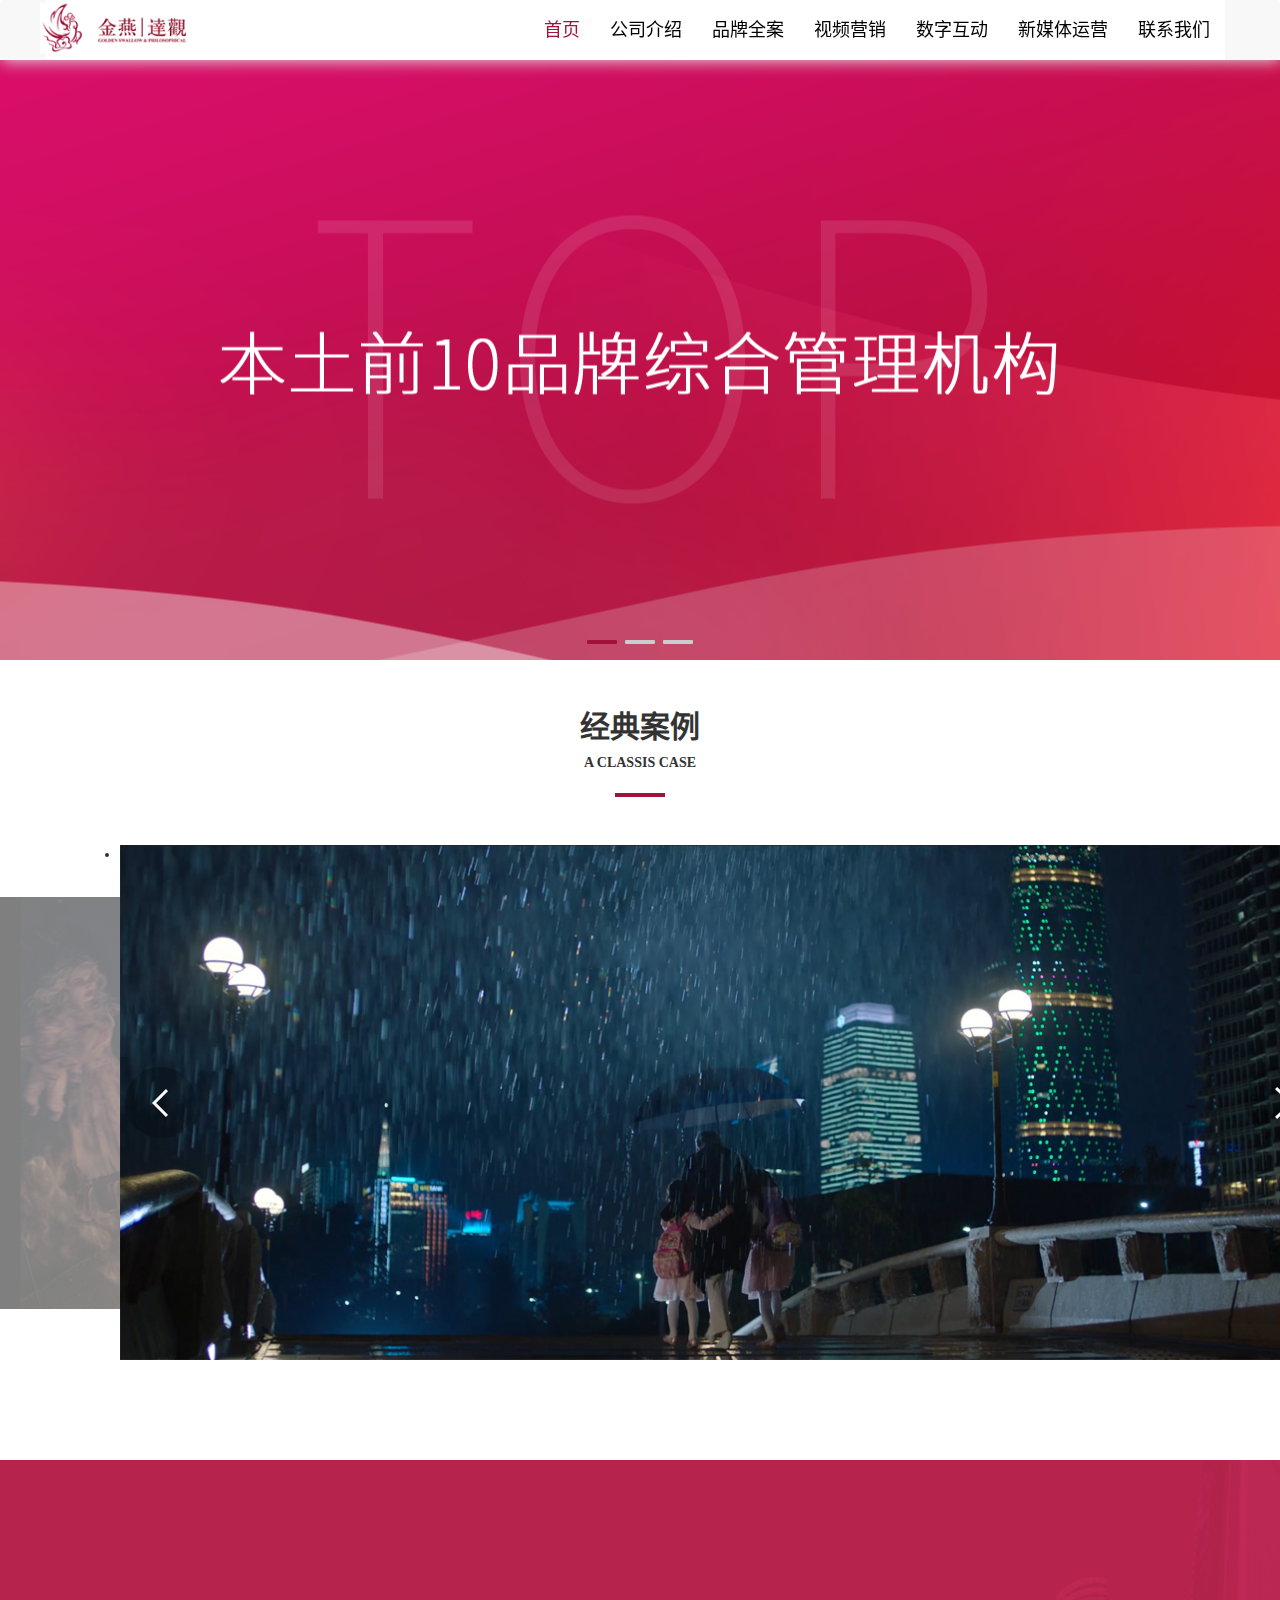
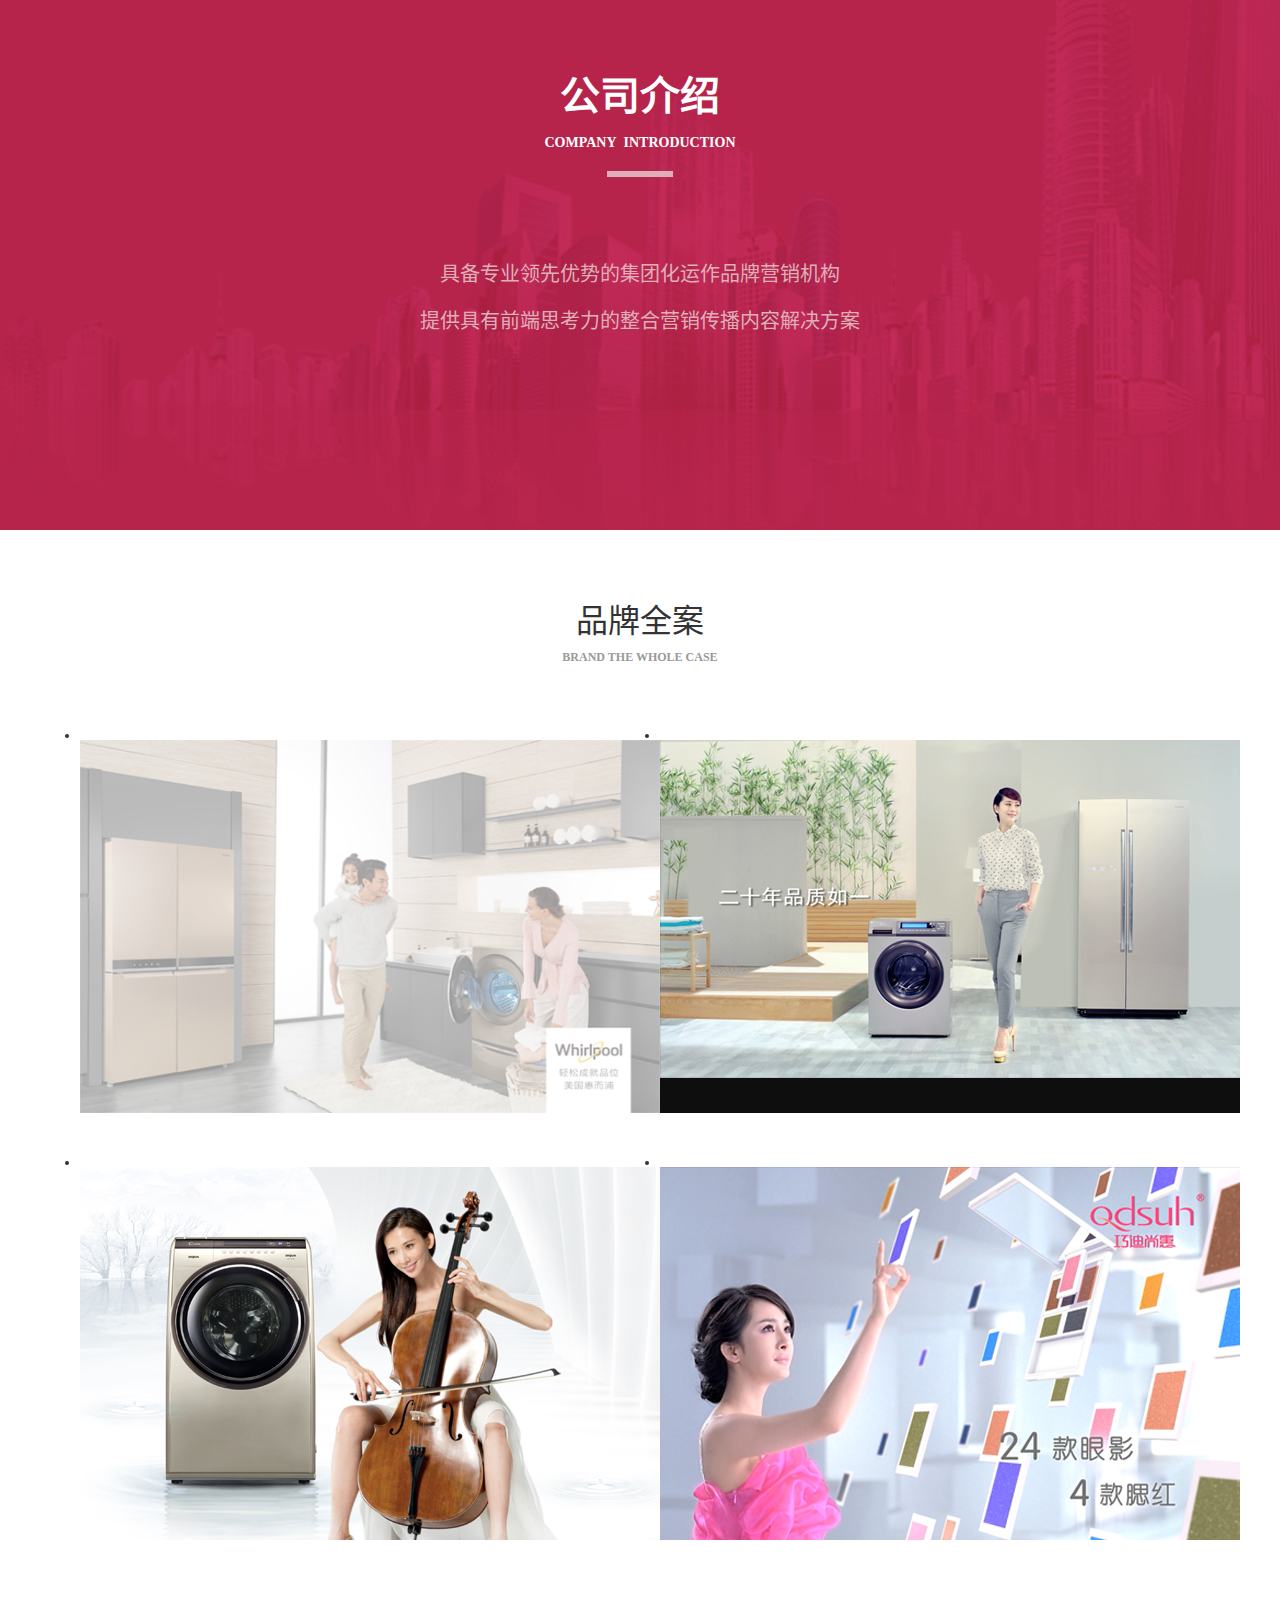
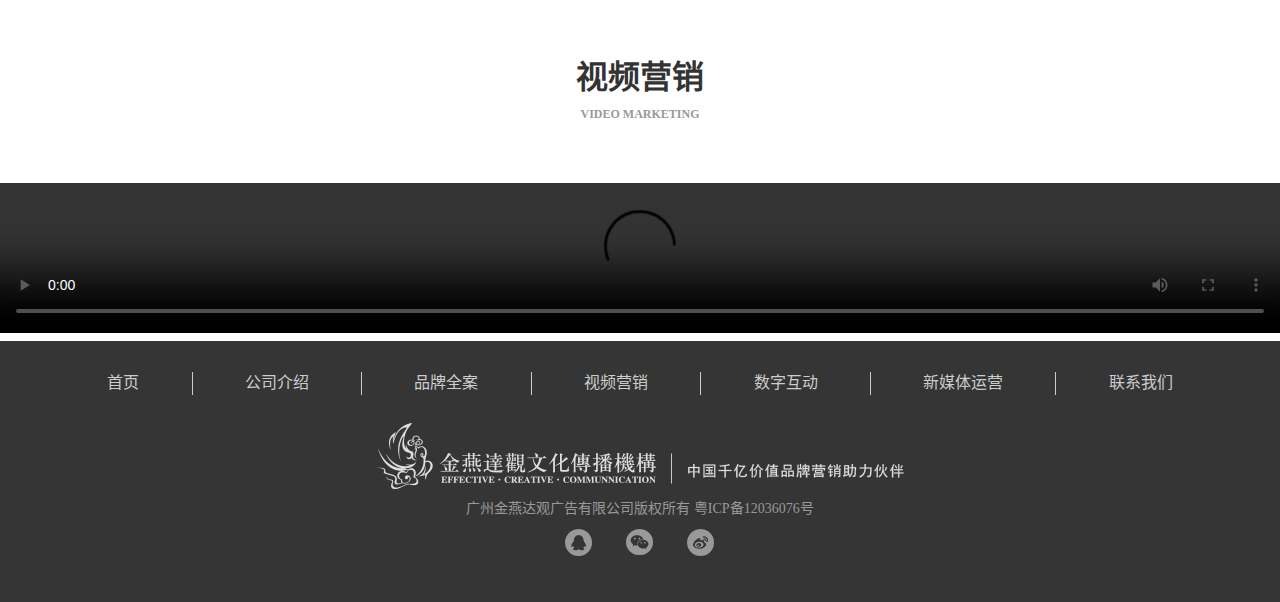
<file: index.html>
<!DOCTYPE html>
<html lang="zh-CN">
<head>
	<meta charset="utf-8">
	<meta http-equiv="X-UA-Compatible" content="IE=edge">
	<meta name="viewport" content="width=device-width, user-scalable=no, initial-scale=1.0, maximum-scale=1.0, minimum-scale=1.0">
	<script src="http://g.tbcdn.cn/mtb/lib-flexible/0.3.4/??flexible_css.js,flexible.js"></script>
	<!-- 上述3个meta标签*必须*放在最前面，任何其他内容都*必须*跟随其后！ -->
	<title>金燕-首页</title>
	<link rel="icon" href="favicon.ico" type="image/x-icon">
	<!-- Bootstrap -->
	<link href="lib/bootstrap/css/bootstrap.min.css" rel="stylesheet">
	<link rel="stylesheet" href="css/swiper-4.3.5.min.css">
	<!-- HTML5 shim 和 Respond.js 是为了让 IE8 支持 HTML5 元素和媒体查询（media queries）功能 -->
	<!-- 警告：通过 file:// 协议（就是直接将 html 页面拖拽到浏览器中）访问页面时 Respond.js 不起作用 -->
	<!--[if lt IE 9]>
	  <script src="https://cdn.jsdelivr.net/npm/html5shiv@3.7.3/dist/html5shiv.min.js"></script>
	  <script src="https://cdn.jsdelivr.net/npm/respond.js@1.4.2/dest/respond.min.js"></script>
	<![endif]-->
	<link rel="stylesheet" href="css/carousel.css">
	<link rel="stylesheet" href="css/style.css">
</head>
<body>

<!-- 网站头部部分 -->
<header id="base-header" class="clearfix">
	<nav class="navbar navbar-base">
	  <div class="container">
	    <!-- Brand and toggle get grouped for better mobile display -->
	    <div class="navbar-header">
	      <button type="button" class="navbar-toggle collapsed" data-toggle="collapse" data-target="#bs-example-navbar-collapse-1" aria-expanded="false">
	        <span class="sr-only">Toggle navigation</span>
	        <span class="icon-bar"></span>
	        <span class="icon-bar"></span>
	        <span class="icon-bar"></span>
	      </button>
	      <a class="navbar-brand" href="/"><img src="img/logo.png" height="100%" alt="金燕"></a>
	    </div>
	    <!-- Collect the nav links, forms, and other content for toggling -->
	    <div class="collapse navbar-collapse" id="bs-example-navbar-collapse-1">
	      <ul class="nav navbar-nav navbar-right">
	        <li><a href="./index.html" class="on">首页</a></li>
	        <li><a href="./about.html">公司介绍</a></li>
	        <li><a href="./brandfullcase.html">品牌全案</a></li>
	        <li><a href="./videomarkeing.html">视频营销</a></li>
	        <li><a href="./DigitalInteractive.html">数字互动</a></li>
	        <li><a href="./newmedia.html">新媒体运营</a></li>
	        <li><a href="./contact.html">联系我们</a></li>
			<!-- 二级菜单下拉 -->
			<!-- <li class="dropdown">
	          <a href="#" class="dropdown-toggle" data-toggle="dropdown" role="button" aria-haspopup="true" aria-expanded="false">Dropdown <span class="caret"></span></a>
	          <ul class="dropdown-menu">
	            <li><a href="#">Action</a></li>
	            <li><a href="#">Another action</a></li>
	            <li><a href="#">Something else here</a></li>
	            <li role="separator" class="divider"></li>
	            <li><a href="#">Separated link</a></li>
	          </ul>
	        </li> -->
	      </ul>
	    </div><!-- /.navbar-collapse -->
	  </div><!-- /.container-fluid -->
	</nav>
</header>
<!-- /网站头部部分 -->
<!-- 首页banner1 -->
<section id="banner">
	<div class="swiper-container" id="index-banner">
		<div class="swiper-wrapper" style="height: 600px">
			<div class="swiper-slide" style="background: url(img/banner2.png) no-repeat center;"></div>
			<div class="swiper-slide" style="background: url(img/banner3.png) no-repeat center;"></div>
			<div class="swiper-slide" style="background: url(img/banner4.png) no-repeat center;"></div>
		</div>
		<!-- Add Pagination -->
		<div class="swiper-pagination"></div>
	</div>
</section>
<!-- /首页banner1 -->

<!-- 首页banner2 -->
<section class="index-classic">
	<div class="title">
		<h2>经典案例</h2>
		<p>A CLASSIS CASE</p>
		<span class="red-bar"></span>		
	</div>
	<div class = "caroursel poster-main hidden-xs" data-setting = '{
        "width":1440,
        "height":515,
        "posterWidth":1200,
        "posterHeight":515,
        "scale":0.8,
        "dealy":"2000",
        "algin":"middle"
    }'>
	        <ul class = "poster-list">
	            <li class = "poster-item"><img src="img/classic-banner1.png" width = "100%" height="100%"></li>
	            <li class = "poster-item"><img src="img/classic-banner2.png" width = "100%" height="100%"></li>
	            <li class = "poster-item"><img src="img/classic-banner3.png" width = "100%" height="100%"></li>
	        </ul>
        <div class = "poster-btn poster-prev-btn"></div>
        <div class = "poster-btn poster-next-btn"></div>
    </div>
	<div class="swiper-container visible-xs-block" id="index-banner2">
		<div class="swiper-wrapper" style="height: 600px">
			<div class="swiper-slide" style="background: url(img/classic-banner1.png) no-repeat center;"></div>
			<div class="swiper-slide" style="background: url(img/classic-banner2.png) no-repeat center;"></div>
			<div class="swiper-slide" style="background: url(img/classic-banner3.png) no-repeat center;"></div>
		</div>
		<!-- Add Pagination -->
		<div class="swiper-pagination"></div>
	</div>
</section>
<!-- /首页banner2 -->

<!-- 公司介绍 -->
<section class="index-about">
	<h2>公司介绍</h2>
	<p>COMPANY INTRODUCTION</p>
	<span class="white-bar"></span>
	<div>具备专业领先优势的集团化运作品牌营销机构 </div>
	<div>提供具有前端思考力的整合营销传播内容解决方案</div>
</section>
<!-- /公司介绍 -->
<!-- 品牌全案 -->
<section class="index-brand container">
	<h2>品牌全案</h2>
	<p>BRAND THE WHOLE CASE</p>
	<ul class="row">
		<li class="col-md-6">
			<div class="clearfix">
				<img src="img/brand-1.png" alt="" class="pull-left">
				<div class="mask">
					<p>惠而浦案例</p>
					<a href="#" class="more">MORE+</a>
				</div>
			</div>
			<p class="visible-xs-block">惠而浦案例</p>
		</li>
		<li class="col-md-6">
			<div class="clearfix">
				<img src="img/brand-2.png" alt="" class="pull-right">
				<div class="mask">
					<p>西门子案例</p>
					<a href="#" class="more">MORE+</a>
				</div>
			</div>
			<p class="visible-xs-block">西门子案例</p>
		</li>
		<li class="col-md-6">
			<div class="clearfix">
				<img src="img/brand-3.png" alt="" class="pull-left">
				<div class="mask">
					<p>康尔家案例</p>
					<a href="#" class="more">MORE+</a>
				</div>
			</div>
			<p class="visible-xs-block">康尔家案例</p>
		</li>
		<li class="col-md-6">
			<div class="clearfix">
				<img src="img/brand-4.png" alt="" class="pull-right">
				<div class="mask">
					<p>巧迪尚案例</p>
					<a href="#" class="more">MORE+</a>
				</div>
			</div>
			<p class="visible-xs-block">巧迪尚案例</p>
		</li>
	</ul>
</section>
<!-- /品牌全案 -->
<!-- 视频营销 -->
<div class="index-video">
	<h2>视频营销</h2>
	<p>VIDEO MARKETING</p>
	<!-- <img src="img/index-video.png" alt="" width="100%"> -->
	<!-- <iframe frameborder="0" src="https://v.qq.com/txp/iframe/player.html?vid=u05395ip1gp" allowFullScreen="true"></iframe> -->
	<video class="video" src="https://ugcsjy.qq.com/uwMRJfz-r5jAYaQXGdGnC2_ppdhgmrDlPaRvaV7F2Ic/u05395ip1gp.p712.1.mp4?sdtfrom=v1104&guid=b56001f6acf59def4ef3018e0d548d40&vkey=[base64]" autoplay controls="controls"></video>
</div>
<!-- /视频营销 -->

<!-- 网站底部 -->
<footer class="base-footer">
	<ul class="container">
		<li><a href="index.html">首页</a></li>
		<li><a href="about.html">公司介绍</a></li>
		<li><a href="brandfullcase.html">品牌全案</a></li>
		<li><a href="videomarkeing.html">视频营销</a></li>
		<li><a href="DigitalInteractive.html">数字互动</a></li>
		<li><a href="newmedia.html">新媒体运营</a></li>
		<li><a href="contact.html">联系我们</a></li>
	</ul>
	<div style="margin-top: 28px;margin-bottom: 10px;">
		<img src="img/footer-logo.png" alt="" class="hidden-xs">
	</div>
	<p>广州金燕达观广告有限公司版权所有 粤ICP备12036076号</p>
	<div>
		<img src="img/qq.jpg" alt="">
		<img src="img/weixin.jpg" alt="">
		<img src="img/weibo.jpg" alt="">
	</div>
</footer>

<!-- jQuery (Bootstrap 的所有 JavaScript 插件都依赖 jQuery，所以必须放在前边) -->
<script src="https://cdn.jsdelivr.net/npm/jquery@1.12.4/dist/jquery.min.js"></script>
<!-- 加载 Bootstrap 的所有 JavaScript 插件。你也可以根据需要只加载单个插件。 -->
<script src="https://cdn.jsdelivr.net/npm/bootstrap@3.3.7/dist/js/bootstrap.min.js"></script>
<script src="lib/jquery.carousel.js"></script>
<script type="text/javascript" src="lib/swiper-4.3.5.min.js"></script>

<script>
	$(function(){
		if($(window).width() < 750){
			$(".swiper-wrapper").height(300);
		}
		Caroursel.init($('.caroursel'));
		var swiper = new Swiper('#index-banner', {
	      loop: true,
	      autoplay: {
	        delay: 4000,
	        disableOnInteraction: true,
	      },
	      pagination: {
	        el: '.swiper-pagination',
	        clickable: true,
	      },
	    });

	    var swiper2 = new Swiper('#index-banner2', {
	      effect: 'coverflow',
	      grabCursor: true,
	      centeredSlides: true,
	      slidesPerView: 'auto',
	      coverflowEffect: {
	        rotate: 50,
	        stretch: 0,
	        depth: 100,
	        modifier: 1,
	        slideShadows : true,
	      },
	      autoplay: {
	        delay: 4000,
	        disableOnInteraction: true,
	      },
	    });

	})

</script>
</body>
</html>
</file>
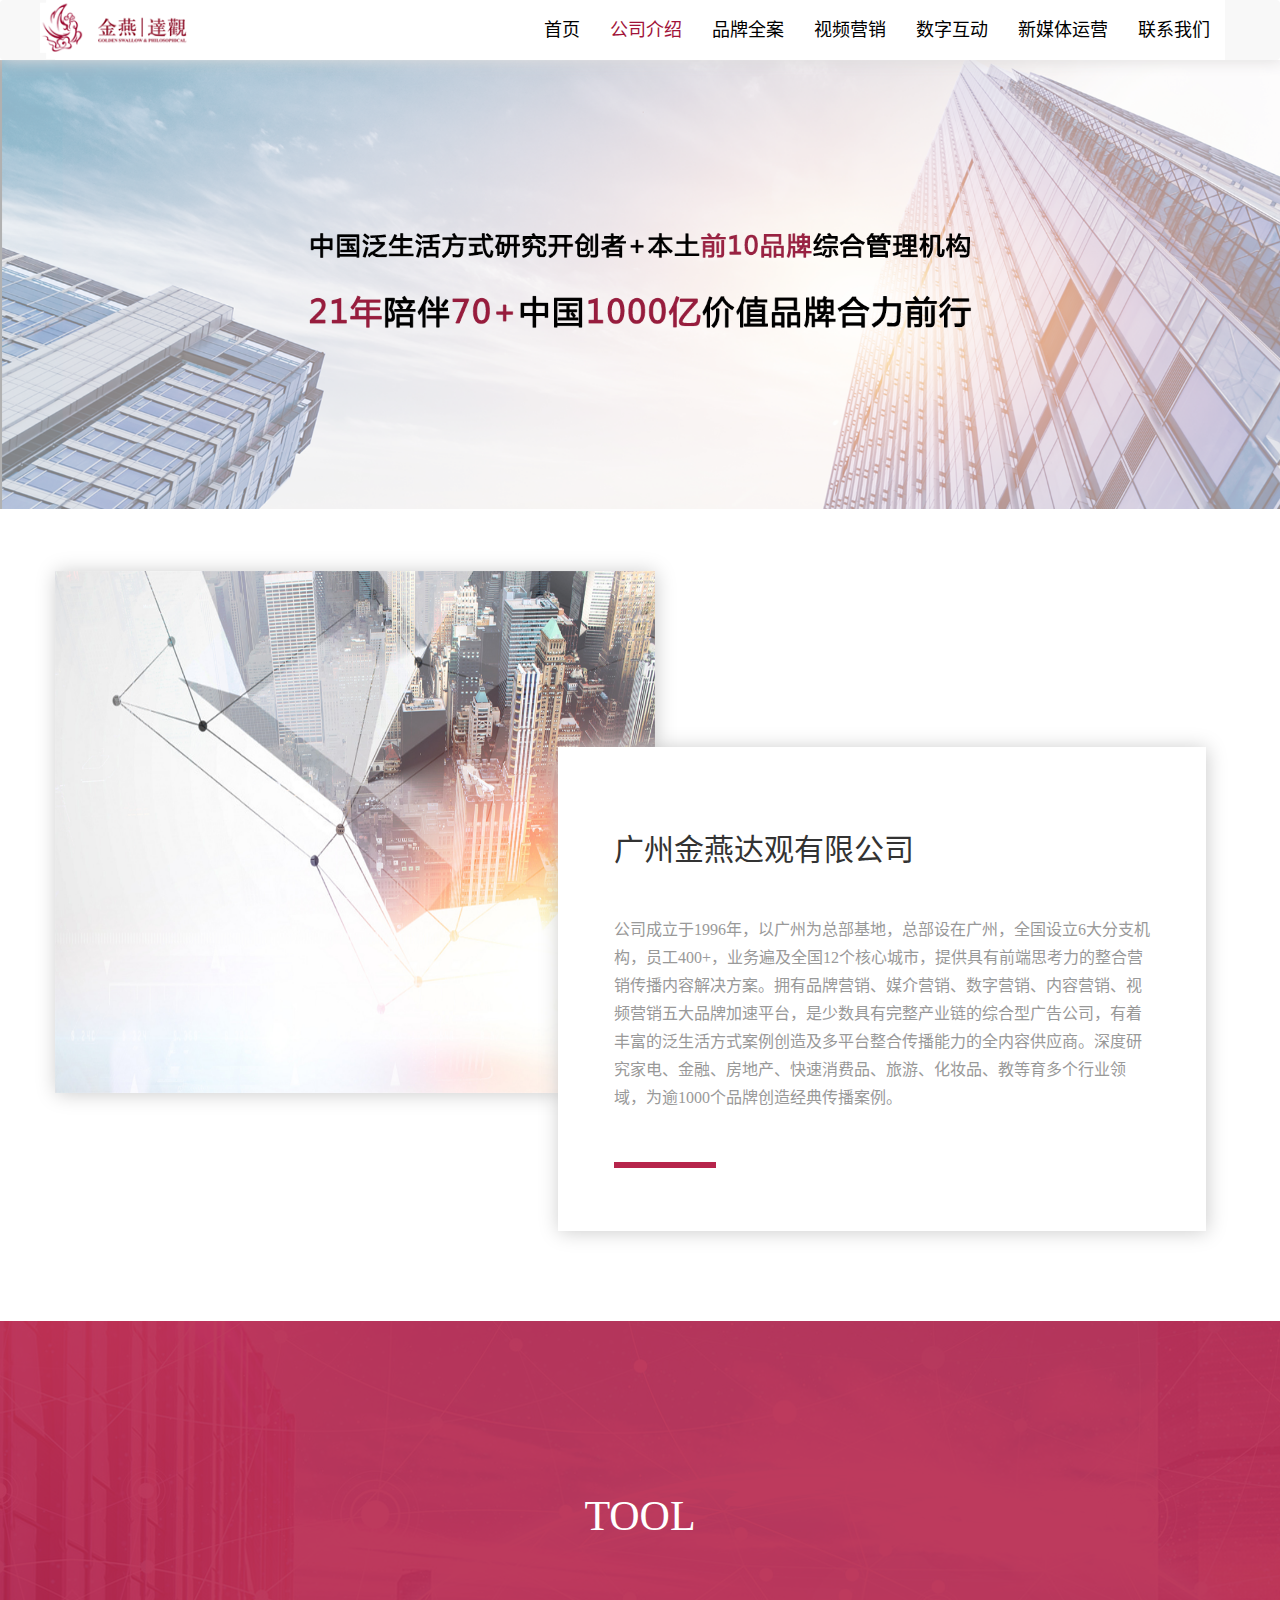
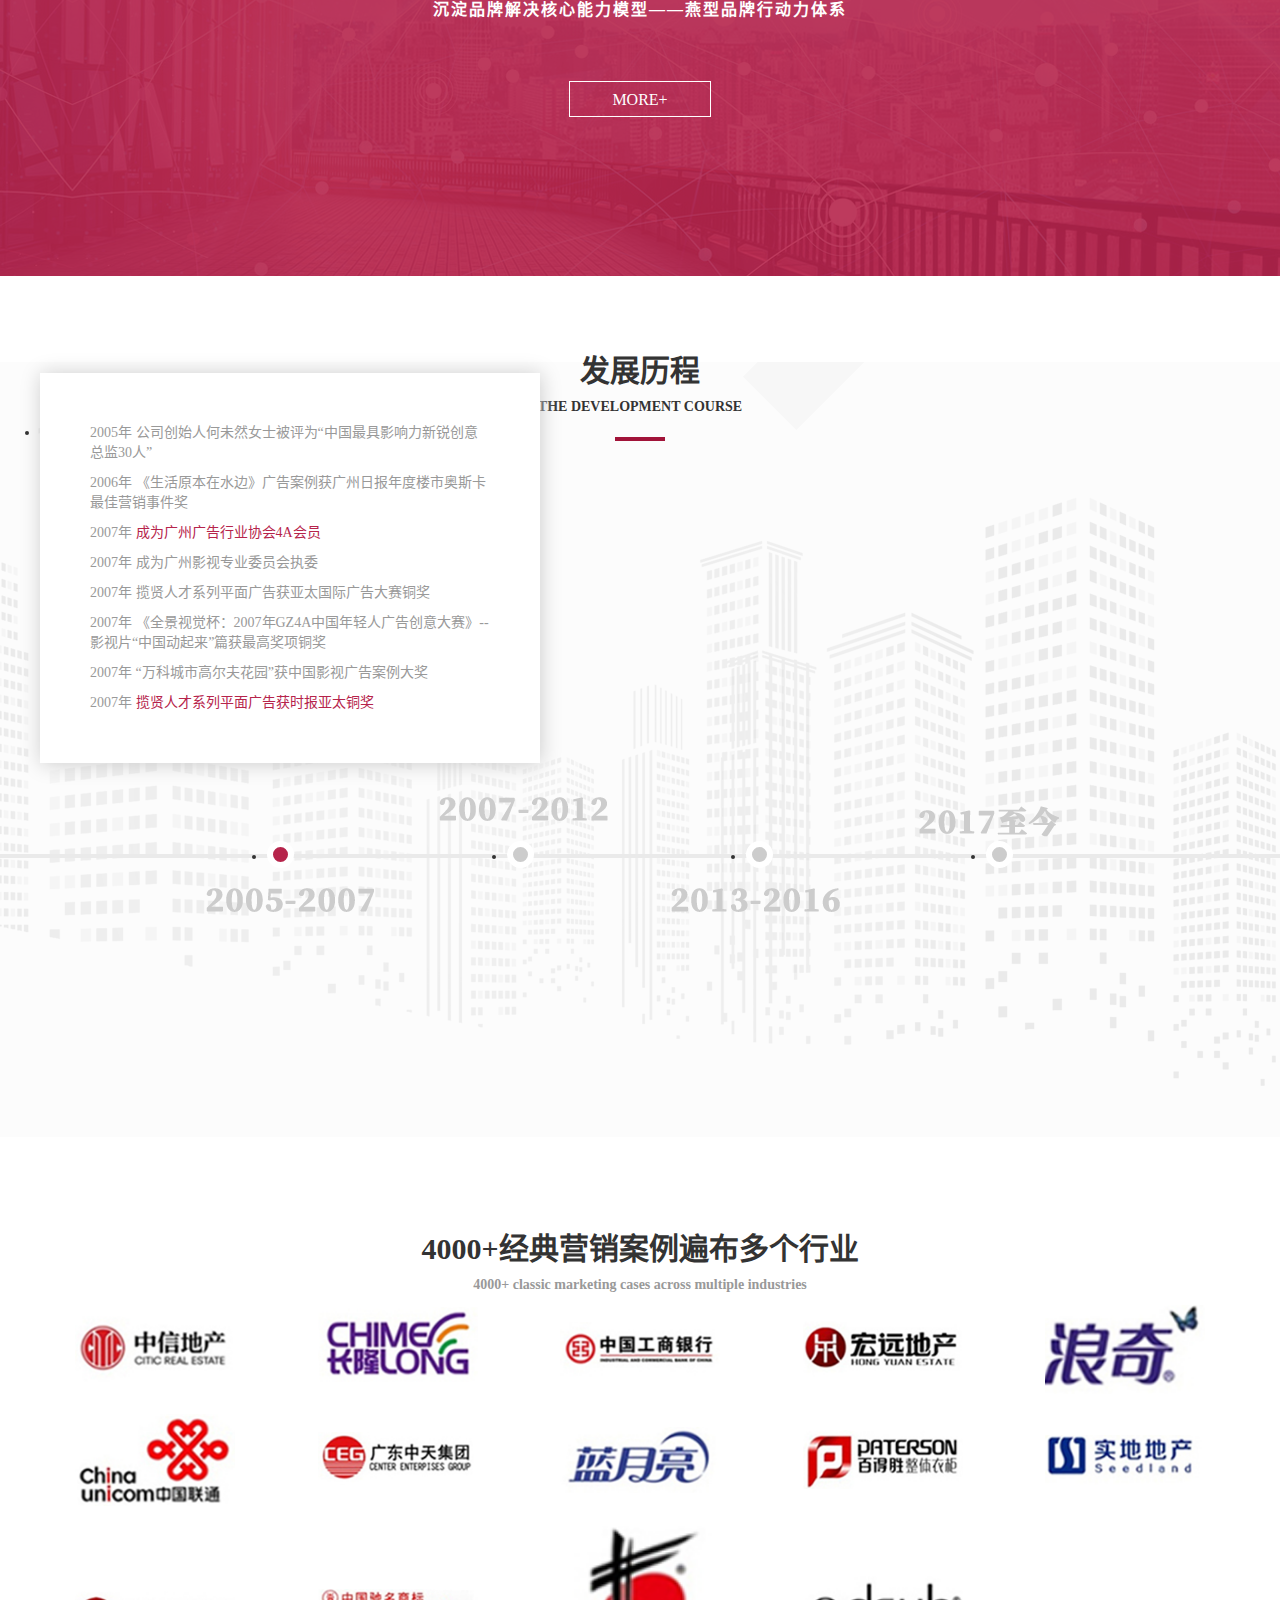
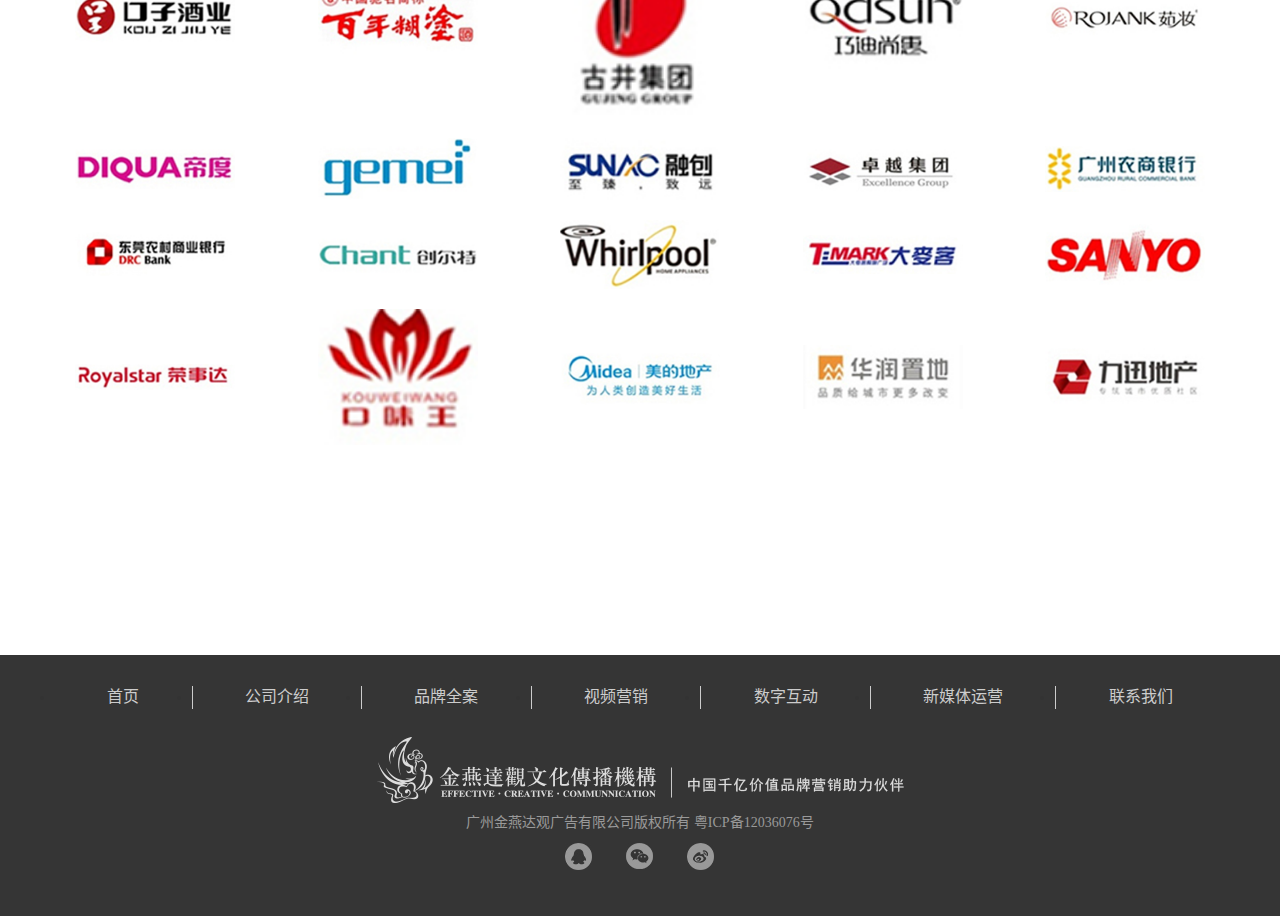
<file: about.html>
<!DOCTYPE html>
<html lang="zh-CN">
<head>
	<meta charset="utf-8">
	<meta http-equiv="X-UA-Compatible" content="IE=edge">
	<meta name="viewport" content="width=device-width, user-scalable=no, initial-scale=1.0, maximum-scale=1.0, minimum-scale=1.0">
	<script src="http://g.tbcdn.cn/mtb/lib-flexible/0.3.4/??flexible_css.js,flexible.js"></script>
	<!-- 上述3个meta标签*必须*放在最前面，任何其他内容都*必须*跟随其后！ -->
	<title>金燕-公司介绍</title>
	<!-- Bootstrap -->
	<link href="lib/bootstrap/css/bootstrap.min.css" rel="stylesheet">
	<link rel="stylesheet" href="css/swiper-4.3.5.min.css">
	<!-- HTML5 shim 和 Respond.js 是为了让 IE8 支持 HTML5 元素和媒体查询（media queries）功能 -->
	<!-- 警告：通过 file:// 协议（就是直接将 html 页面拖拽到浏览器中）访问页面时 Respond.js 不起作用 -->
	<!--[if lt IE 9]>
	  <script src="https://cdn.jsdelivr.net/npm/html5shiv@3.7.3/dist/html5shiv.min.js"></script>
	  <script src="https://cdn.jsdelivr.net/npm/respond.js@1.4.2/dest/respond.min.js"></script>
	<![endif]-->
	<link rel="stylesheet" href="css/carousel.css">
	<link rel="stylesheet" href="css/style.css">
</head>
<body>

<!-- 网站头部部分 -->
<header id="base-header" class="clearfix">
	<nav class="navbar navbar-base">
	  <div class="container">
	    <!-- Brand and toggle get grouped for better mobile display -->
	    <div class="navbar-header">
	      <button type="button" class="navbar-toggle collapsed" data-toggle="collapse" data-target="#bs-example-navbar-collapse-1" aria-expanded="false">
	        <span class="sr-only">Toggle navigation</span>
	        <span class="icon-bar"></span>
	        <span class="icon-bar"></span>
	        <span class="icon-bar"></span>
	      </button>
	      <a class="navbar-brand" href="/"><img src="img/logo.png" height="100%" alt="金燕"></a>
	    </div>
	    <!-- Collect the nav links, forms, and other content for toggling -->
	    <div class="collapse navbar-collapse" id="bs-example-navbar-collapse-1">
	      <ul class="nav navbar-nav navbar-right">
	        <li><a href="index.html">首页</a></li>
	        <li><a href="about.html" class="on">公司介绍</a></li>
	        <li><a href="brandfullcase.html">品牌全案</a></li>
	        <li><a href="videomarkeing.html">视频营销</a></li>
	        <li><a href="DigitalInteractive.html">数字互动</a></li>
	        <li><a href="newmedia.html">新媒体运营</a></li>
	        <li><a href="contact.html">联系我们</a></li>
			<!-- 二级菜单下拉 -->
			<!-- <li class="dropdown">
	          <a href="#" class="dropdown-toggle" data-toggle="dropdown" role="button" aria-haspopup="true" aria-expanded="false">Dropdown <span class="caret"></span></a>
	          <ul class="dropdown-menu">
	            <li><a href="#">Action</a></li>
	            <li><a href="#">Another action</a></li>
	            <li><a href="#">Something else here</a></li>
	            <li role="separator" class="divider"></li>
	            <li><a href="#">Separated link</a></li>
	          </ul>
	        </li> -->
	      </ul>
	    </div><!-- /.navbar-collapse -->
	  </div><!-- /.container-fluid -->
	</nav>
</header>
<!-- /网站头部部分 -->
<!-- 公司介绍banner -->
<section class="about-banner">
	<img src="img/about-banner.png" alt="" width="100%">
</section>
<!-- /公司介绍banner -->

<!-- 公司介绍p1 -->
<section class="container about-p1">
	<img class="hidden-xs" src="img/about-p1.png" alt="">
	<div>
		<h2>广州金燕达观有限公司</h2>
		<p>公司成立于1996年，以广州为总部基地，总部设在广州，全国设立6大分支机构，员工400+，业务遍及全国12个核心城市，提供具有前端思考力的整合营销传播内容解决方案。拥有品牌营销、媒介营销、数字营销、内容营销、视频营销五大品牌加速平台，是少数具有完整产业链的综合型广告公司，有着丰富的泛生活方式案例创造及多平台整合传播能力的全内容供应商。深度研究家电、金融、房地产、快速消费品、旅游、化妆品、教等育多个行业领域，为逾1000个品牌创造经典传播案例。</p>
		<div class="red-bar"></div>
	</div>
</section>
<!-- /公司介绍p1 -->

<!-- 公司介绍P2 -->
<section class="about-p2">
	<h2>TOOL</h2>
	<p>沉淀品牌解决核心能力模型——燕型品牌行动力体系</p>
	<a href="#">MORE+</a>
</section>
<!-- /公司介绍P2 -->


<!-- 公司介绍P3 -->
<section class="about-p3">
	<h2>发展历程</h2>
	<p>THE DEVELOPMENT COURSE</p>
	<span class="red-bar"></span>
	<ul class="container btn-list hidden-xs">
		<li class="on"></li>
		<li></li>
		<li></li>
		<li></li>
	</ul>
	<ul class="container text-list">
		<li class="on">
			<p>
				<h4 class="visible-xs-block">2005-2007</h4>
				<p>2005年  公司创始人何未然女士被评为“中国最具影响力新锐创意总监30人”</p>
				<p>2006年 《生活原本在水边》广告案例获广州日报年度楼市奥斯卡最佳营销事件奖</p>
				<p>2007年   <span class="red">成为广州广告行业协会4A会员</span></p>
				<p>2007年   成为广州影视专业委员会执委</p>
				<p>2007年   揽贤人才系列平面广告获亚太国际广告大赛铜奖</p>
				<p>2007年 《全景视觉杯：2007年GZ4A中国年轻人广告创意大赛》--影视片“中国动起来”篇获最高奖项铜奖</p>
				<p>2007年  “万科城市高尔夫花园”获中国影视广告案例大奖</p>
				<p>2007年   <span class="red">揽贤人才系列平面广告获时报亚太铜奖</span></p>
			</p>
		</li>
		<li>
			<p>
				<h4 class="visible-xs-block">2007-2012</h4>
				<p>2007年-2012年  IAI中国广告公司创作实力50强</p>
				<p>2008年   中国十大影视广告公司</p>
				<p>2008年   影视片《睁眼闭眼篇》荣获第十五届中国国际广告节中国公益广告黄河奖银奖</p>
				<p>2008年   影视片《叠叠乐篇》荣获第十五届中国国际广告节中国公益广告黄河奖银奖</p>
				<p>2008年   中国广告30年30家杰出贡献影视广告公司</p>
				<p>2008年-2015年  广州市广告行业协会副会长单位</p>
				<p>2009年   全国廉政公益广告大赛一等奖</p>
				<p>2009年   广州十佳广告公司</p>
				<p>2007-2015年  广州影视专业委员会会员&执委单位</p>
			</p>
		</li>
		<li>
			<p>
				<h4 class="visible-xs-block">2013-2016</h4>
				<p>2013年    平面作品“领馆1号之空间思想篇”荣获第二十届中国国际广告节长城奖平面类铜奖</p>
				<p>2013年    影视作品“广州农商银行微电影”荣获第二十届中国国际广告节长城奖影视类铜奖</p>
				<p>2013年    影视作品“德古拉伯爵篇”荣获首届广州广告金像奖影视类铜奖</p>
				<p>2013年    获广州市一级广告企业称号</p>
				<p>2013年-2016年  广州影视专业委员会会员&主席单位</p>
				<p>2014年  《时代TIT大厦》荣获中国长城奖优秀奖</p>
				<p>2014年   农商银行《父亲的账本》荣获中国广告金像奖金奖</p>
				<p>2014年   获万科颁发的匠心独具奖</p>
			</p>
		</li>
		<li>
			<p>
				<h4 class="visible-xs-block">2017至今</h4>
				<p>2017年-2019年  广告行业一级企业</p>
				<p>2017年 《时代松果》获得第40届时报广告金像奖 入围奖</p>
				<p>2017年 《会见世界系列》获得第40届时报广告金像奖 入围奖</p>
				<p>2017年 《保利和府》获得第40届时报广告金像奖 入围奖</p>
				<p>2017年 《保利学府里》获得第40届时报广告金像奖 获佳作奖&入围奖</p>
				<p>2017年 《保利珑远国际广场》获2017保利粤东第二届奥斯卡“最佳广告团队奖”</p>
				<p>2017年 《保利和府》获2017保利粤东第二届奥斯卡奖最佳项目提案奖</p>
				<p>2017年 《横琴保利国际广场》获2017保利粤东第二届奥斯卡“最佳广告团队奖”</p>
				<p>2017年 《保利云上》系列海报获得第17届IAI国际广告奖房地产类平面优秀奖</p>
			</p>
		</li>
	</ul>
</section>
<!-- 公司介绍P3 -->

<!-- 公司介绍P4 -->
<section class="container about-p4">
	<h2>4000+经典营销案例遍布多个行业</h2>
	<p>4000+ classic marketing cases across multiple industries</p>
	<ul class="brand-list">
		<li class="brand-logo"><img src="img/bandlogo/1.png" alt=""></li>
		<li class="brand-logo"><img src="img/bandlogo/2.png" alt=""></li>
		<li class="brand-logo"><img src="img/bandlogo/3.png" alt=""></li>
		<li class="brand-logo"><img src="img/bandlogo/4.png" alt=""></li>
		<li class="brand-logo"><img src="img/bandlogo/5.png" alt=""></li>
		<li class="brand-logo"><img src="img/bandlogo/6.png" alt=""></li>
		<li class="brand-logo"><img src="img/bandlogo/7.png" alt=""></li>
		<li class="brand-logo"><img src="img/bandlogo/8.png" alt=""></li>
		<li class="brand-logo"><img src="img/bandlogo/9.png" alt=""></li>
		<li class="brand-logo"><img src="img/bandlogo/10.png" alt=""></li>
		<li class="brand-logo"><img src="img/bandlogo/11.png" alt=""></li>
		<li class="brand-logo"><img src="img/bandlogo/12.png" alt=""></li>
		<li class="brand-logo"><img src="img/bandlogo/13.png" alt=""></li>
		<li class="brand-logo"><img src="img/bandlogo/14.png" alt=""></li>
		<li class="brand-logo"><img src="img/bandlogo/15.png" alt=""></li>
		<li class="brand-logo"><img src="img/bandlogo/16.png" alt=""></li>
		<li class="brand-logo"><img src="img/bandlogo/17.png" alt=""></li>
		<li class="brand-logo"><img src="img/bandlogo/18.png" alt=""></li>
		<li class="brand-logo"><img src="img/bandlogo/19.png" alt=""></li>
		<li class="brand-logo"><img src="img/bandlogo/20.png" alt=""></li>
		<li class="brand-logo"><img src="img/bandlogo/21.png" alt=""></li>
		<li class="brand-logo"><img src="img/bandlogo/22.png" alt=""></li>
		<li class="brand-logo"><img src="img/bandlogo/23.png" alt=""></li>
		<li class="brand-logo"><img src="img/bandlogo/24.png" alt=""></li>
		<li class="brand-logo"><img src="img/bandlogo/25.png" alt=""></li>
		<li class="brand-logo"><img src="img/bandlogo/26.png" alt=""></li>
		<li class="brand-logo"><img src="img/bandlogo/27.png" alt=""></li>
		<li class="brand-logo"><img src="img/bandlogo/28.png" alt=""></li>
		<li class="brand-logo"><img src="img/bandlogo/29.png" alt=""></li>
		<li class="brand-logo"><img src="img/bandlogo/30.png" alt=""></li>
	</ul>
</section>
<!-- /公司介绍P4 -->

<!-- 网站底部 -->
<footer class="base-footer">
	<ul class="container">
		<li><a href="index.html">首页</a></li>
		<li><a href="about.html">公司介绍</a></li>
		<li><a href="brandfullcase.html">品牌全案</a></li>
		<li><a href="videomarkeing.html">视频营销</a></li>
		<li><a href="DigitalInteractive.html">数字互动</a></li>
		<li><a href="newmedia.html">新媒体运营</a></li>
		<li><a href="contact.html">联系我们</a></li>
	</ul>
	<div style="margin-top: 28px;margin-bottom: 10px;">
		<img src="img/footer-logo.png" alt="" class="hidden-xs">
	</div>
	<p>广州金燕达观广告有限公司版权所有 粤ICP备12036076号</p>
	<div>
		<img src="img/qq.jpg" alt="">
		<img src="img/weixin.jpg" alt="">
		<img src="img/weibo.jpg" alt="">
	</div>
</footer>
<!-- /网站底部 -->
<!-- jQuery (Bootstrap 的所有 JavaScript 插件都依赖 jQuery，所以必须放在前边) -->
<script src="https://cdn.jsdelivr.net/npm/jquery@1.12.4/dist/jquery.min.js"></script>
<!-- 加载 Bootstrap 的所有 JavaScript 插件。你也可以根据需要只加载单个插件。 -->
<script src="https://cdn.jsdelivr.net/npm/bootstrap@3.3.7/dist/js/bootstrap.min.js"></script>
<script src="lib/jquery.carousel.js"></script>
<script type="text/javascript" src="lib/swiper-4.3.5.min.js"></script>
<script src="js/all.js"></script>
</body>
</html>
</file>
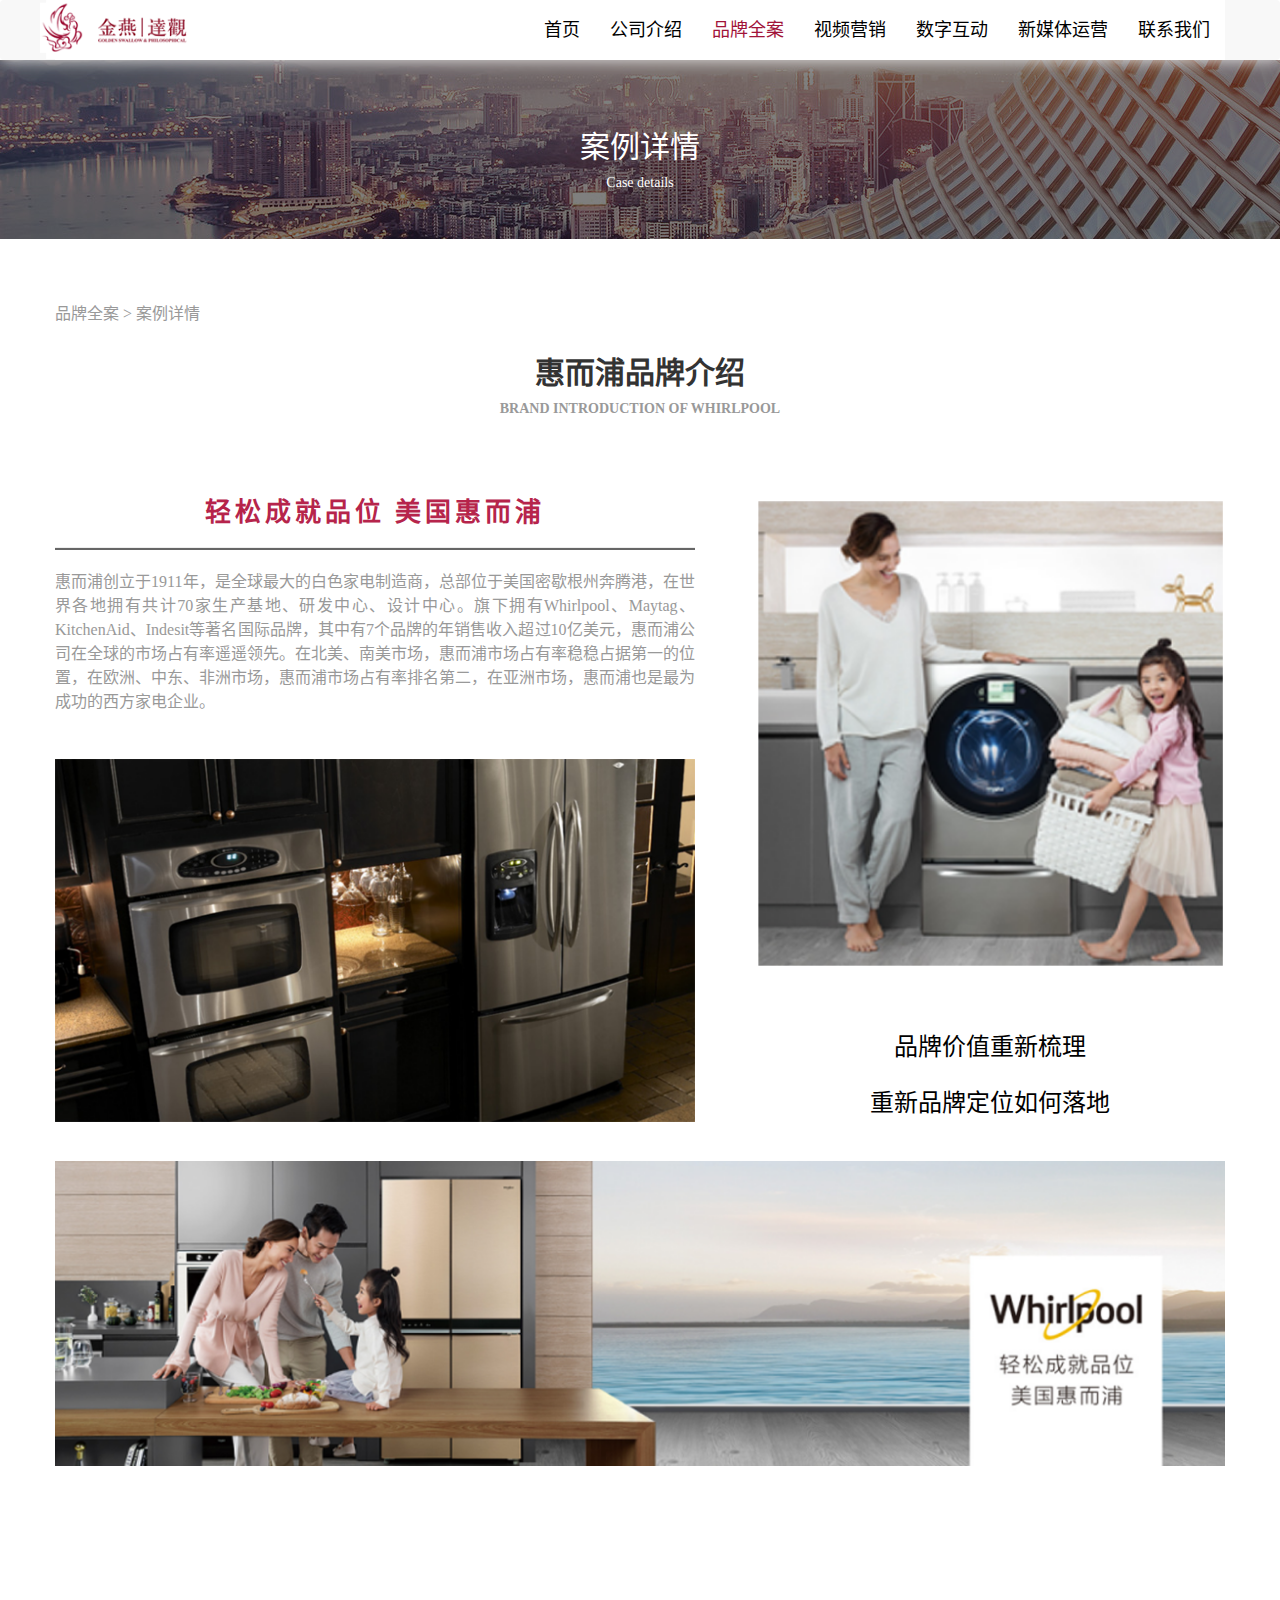
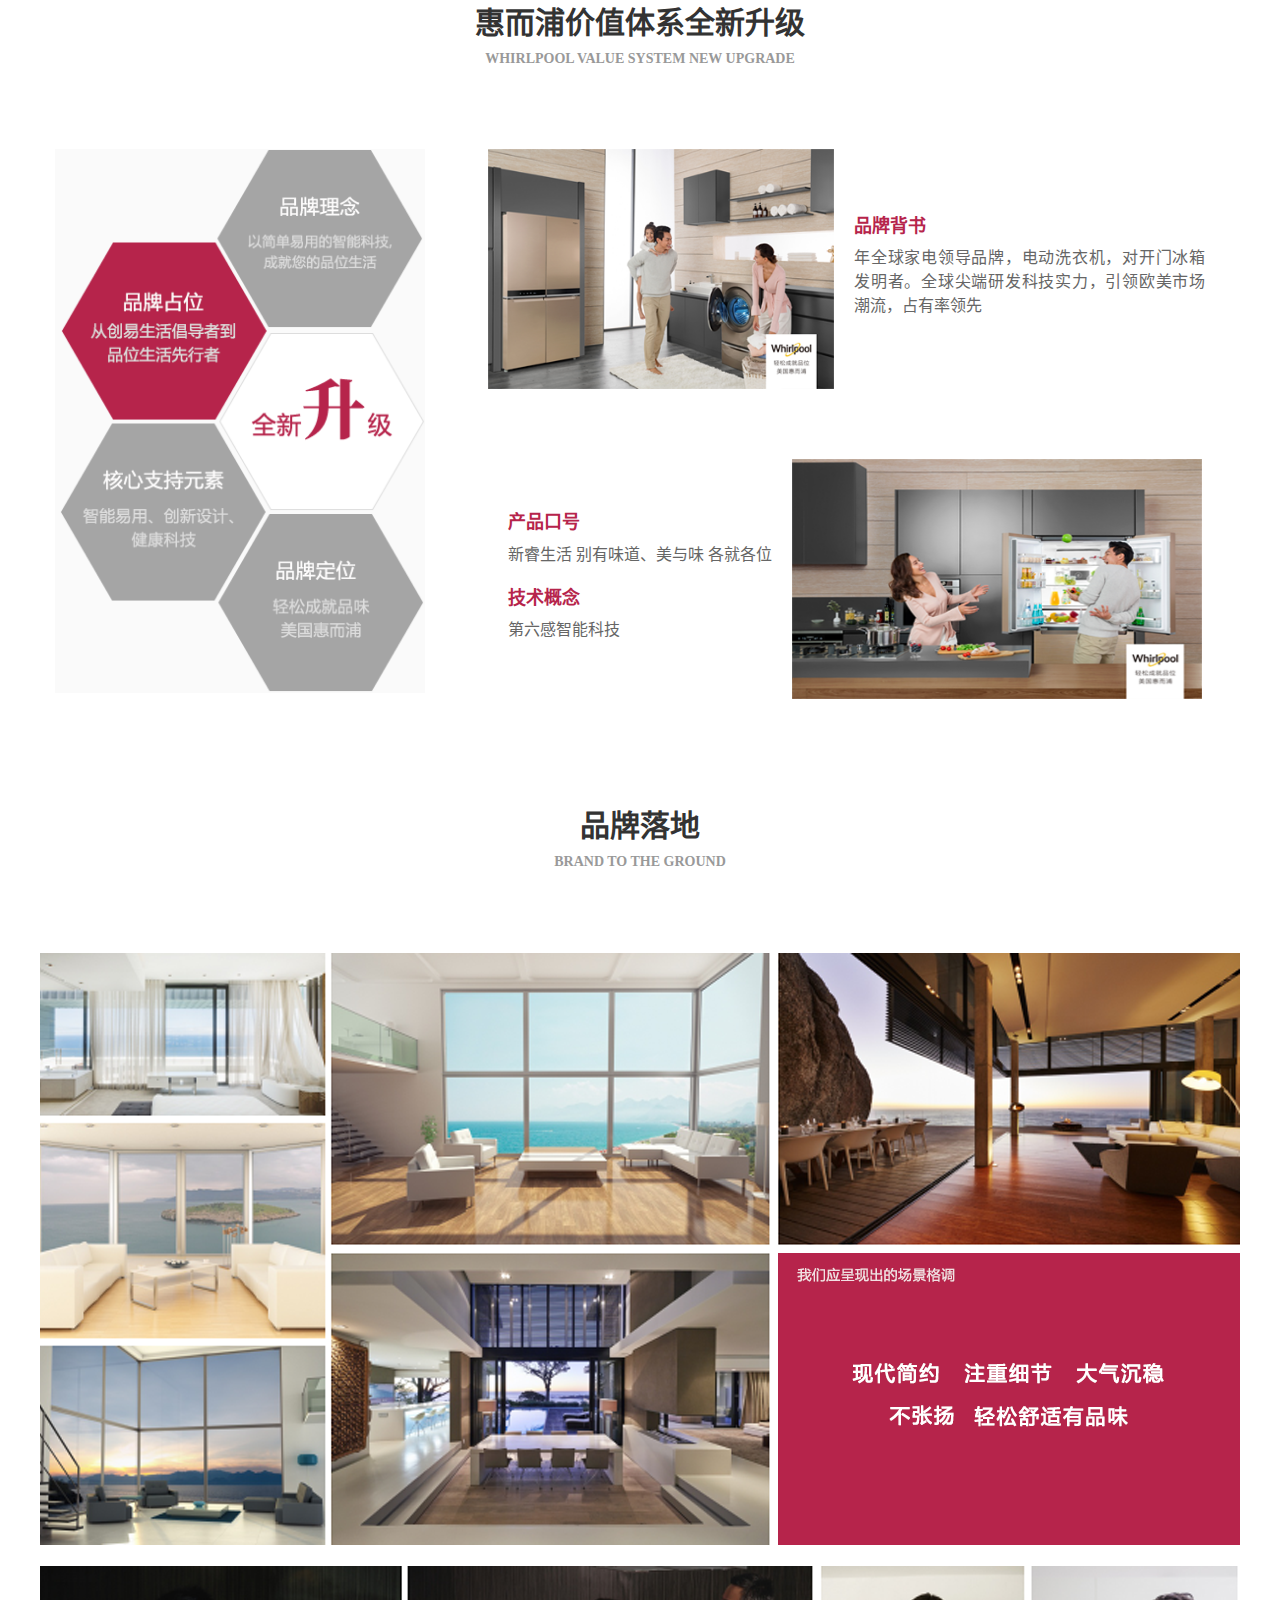
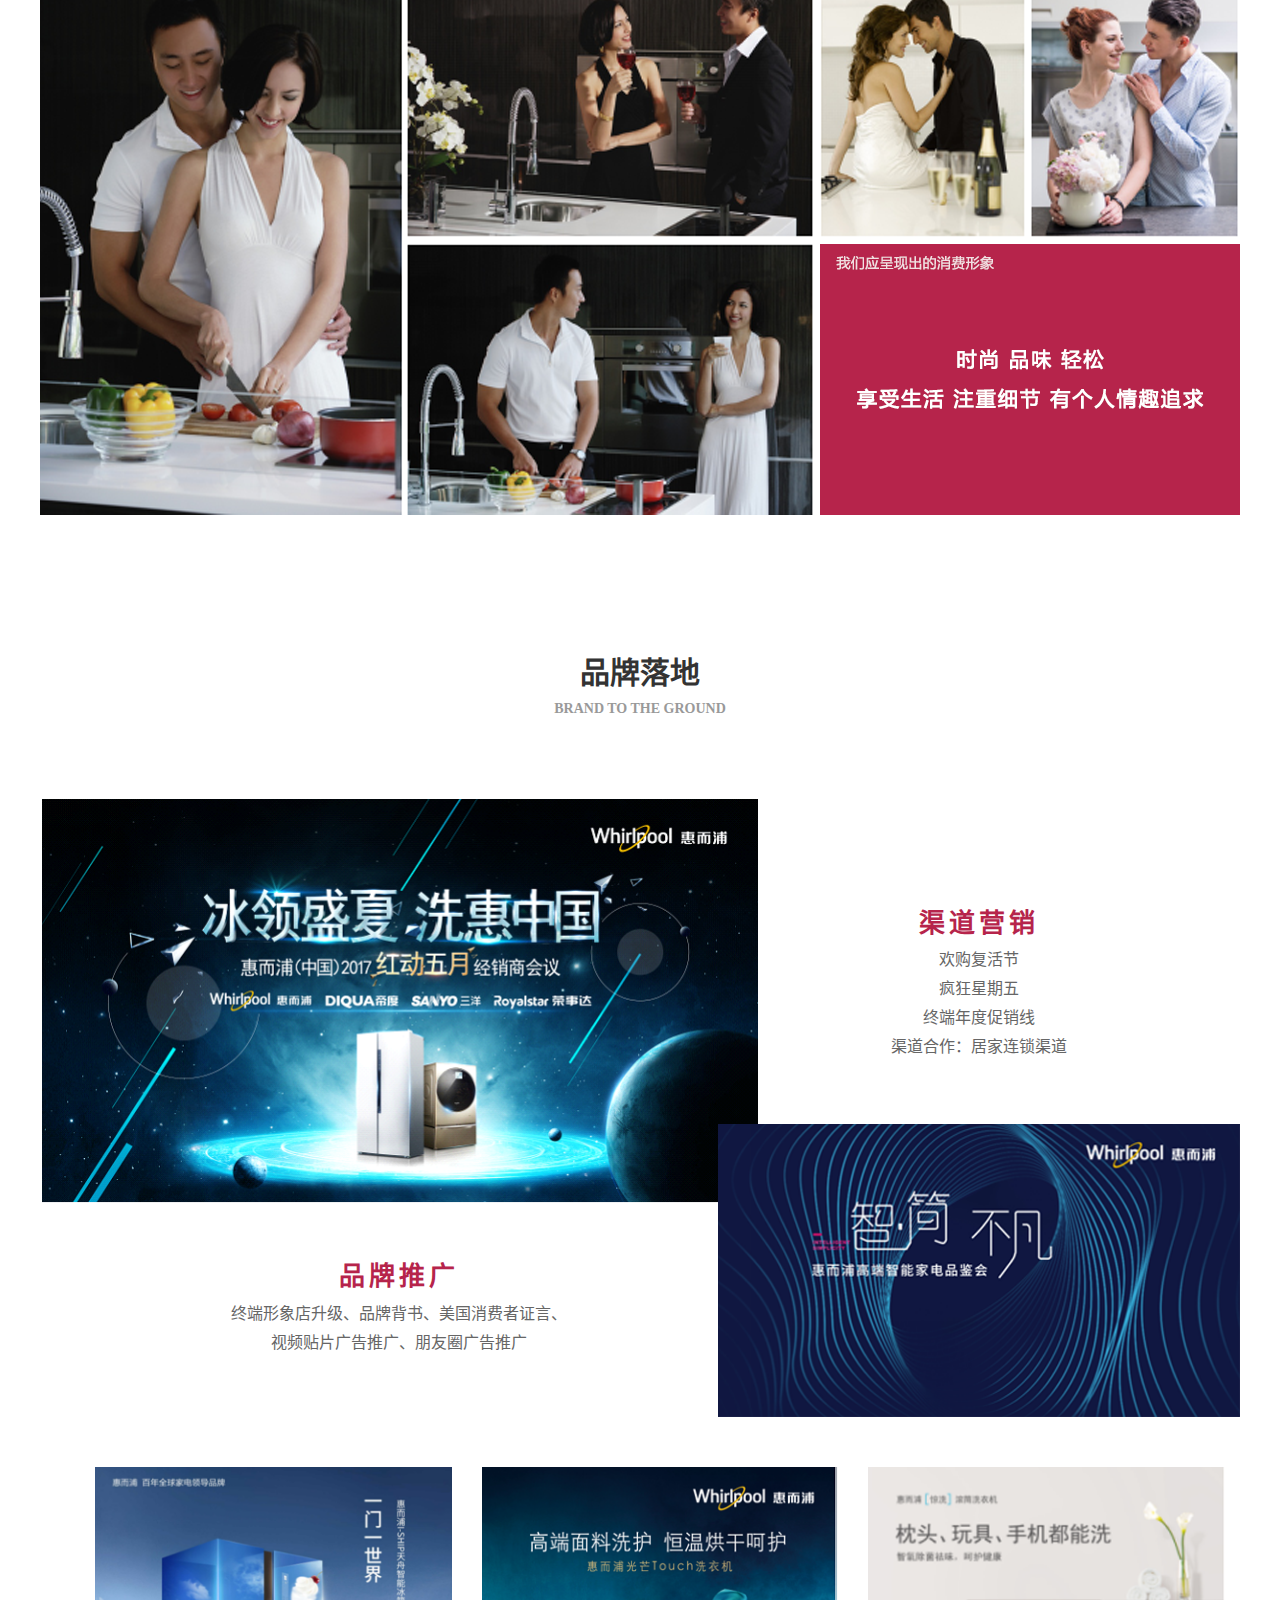
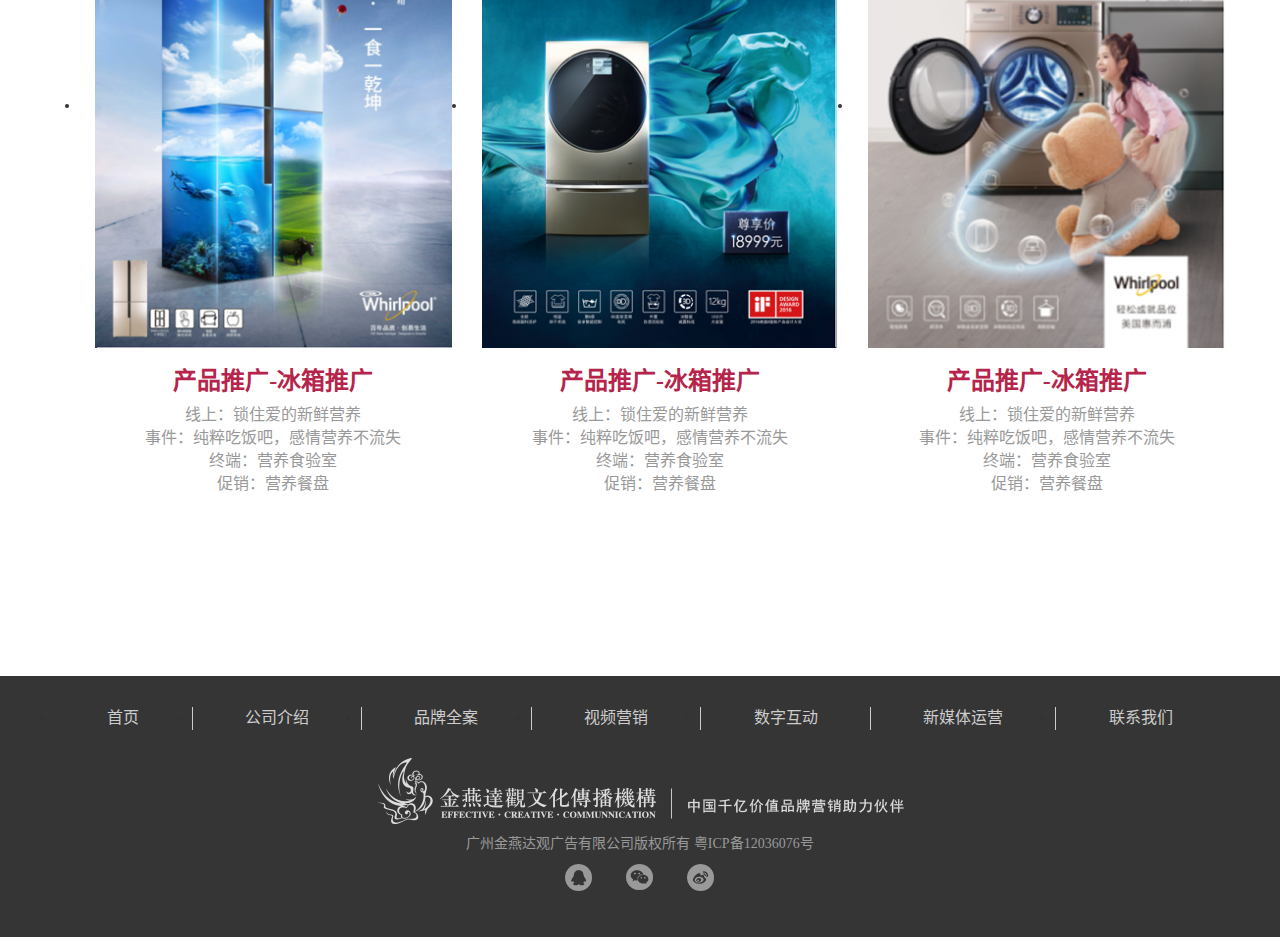
<file: brand-details.html>
<!DOCTYPE html>
<html lang="zh-CN">
<head>
	<meta charset="utf-8">
	<meta http-equiv="X-UA-Compatible" content="IE=edge">
	<meta name="viewport" content="width=device-width, user-scalable=no, initial-scale=1.0, maximum-scale=1.0, minimum-scale=1.0">
	<script src="http://g.tbcdn.cn/mtb/lib-flexible/0.3.4/??flexible_css.js,flexible.js"></script>
	<!-- 上述3个meta标签*必须*放在最前面，任何其他内容都*必须*跟随其后！ -->
	<title>金燕-品牌全案-案例详情</title>
	<link rel="icon" href="favicon.ico" type="image/x-icon">
	<!-- Bootstrap -->
	<link href="lib/bootstrap/css/bootstrap.min.css" rel="stylesheet">
	<link rel="stylesheet" href="css/swiper-4.3.5.min.css">
	<!-- HTML5 shim 和 Respond.js 是为了让 IE8 支持 HTML5 元素和媒体查询（media queries）功能 -->
	<!-- 警告：通过 file:// 协议（就是直接将 html 页面拖拽到浏览器中）访问页面时 Respond.js 不起作用 -->
	<!--[if lt IE 9]>
	  <script src="https://cdn.jsdelivr.net/npm/html5shiv@3.7.3/dist/html5shiv.min.js"></script>
	  <script src="https://cdn.jsdelivr.net/npm/respond.js@1.4.2/dest/respond.min.js"></script>
	<![endif]-->
	<link rel="stylesheet" href="css/carousel.css">
	<link rel="stylesheet" href="css/style.css">
</head>
<body>

<!-- 网站头部部分 -->
<header id="base-header" class="clearfix">
	<nav class="navbar navbar-base">
	  <div class="container">
	    <!-- Brand and toggle get grouped for better mobile display -->
	    <div class="navbar-header">
	      <button type="button" class="navbar-toggle collapsed" data-toggle="collapse" data-target="#bs-example-navbar-collapse-1" aria-expanded="false">
	        <span class="sr-only">Toggle navigation</span>
	        <span class="icon-bar"></span>
	        <span class="icon-bar"></span>
	        <span class="icon-bar"></span>
	      </button>
	      <a class="navbar-brand" href="/"><img src="img/logo.png" height="100%" alt="金燕"></a>
	    </div>
	    <!-- Collect the nav links, forms, and other content for toggling -->
	    <div class="collapse navbar-collapse" id="bs-example-navbar-collapse-1">
	      <ul class="nav navbar-nav navbar-right">
	        <li><a href="index.html">首页</a></li>
	        <li><a href="about.html">公司介绍</a></li>
	        <li><a href="brandfullcase.html" class="on">品牌全案</a></li>
	        <li><a href="videomarkeing.html">视频营销</a></li>
	        <li><a href="DigitalInteractive.html">数字互动</a></li>
	        <li><a href="newmedia.html">新媒体运营</a></li>
	        <li><a href="contact.html">联系我们</a></li>
			<!-- 二级菜单下拉 -->
			<!-- <li class="dropdown">
	          <a href="#" class="dropdown-toggle" data-toggle="dropdown" role="button" aria-haspopup="true" aria-expanded="false">Dropdown <span class="caret"></span></a>
	          <ul class="dropdown-menu">
	            <li><a href="#">Action</a></li>
	            <li><a href="#">Another action</a></li>
	            <li><a href="#">Something else here</a></li>
	            <li role="separator" class="divider"></li>
	            <li><a href="#">Separated link</a></li>
	          </ul>
	        </li> -->
	      </ul>
	    </div><!-- /.navbar-collapse -->
	  </div><!-- /.container-fluid -->
	</nav>
</header>
<!-- /网站头部部分 -->

<!-- banner -->
<section class="base-banner" style="margin-bottom: 64px;">
	<h2>案例详情</h2>
	<p>Case details</p>
</section>
<!-- /banner -->
<!-- 当前位置 -->
<section class="container">
	<p style="font-size: 16px;color: #999;"><a href="brandfullcase.html">品牌全案</a> > <a href="#">案例详情</a></p>
</section>
<!-- /当前位置 -->
<!-- 案例详情p1 -->
<section class="container case-p1 text-center">
	<h2>惠而浦品牌介绍</h2>
	<p class="text-uppercase">Brand introduction of whirlpool</p>
	<div class="row">
		<div class="col-md-7">
			<h3>轻松成就品位 美国惠而浦</h3>
			<hr>
			<p>惠而浦创立于1911年，是全球最大的白色家电制造商，总部位于美国密歇根州奔腾港，在世界各地拥有共计70家生产基地、研发中心、设计中心。旗下拥有Whirlpool、Maytag、KitchenAid、Indesit等著名国际品牌，其中有7个品牌的年销售收入超过10亿美元，惠而浦公司在全球的市场占有率遥遥领先。在北美、南美市场，惠而浦市场占有率稳稳占据第一的位置，在欧洲、中东、非洲市场，惠而浦市场占有率排名第二，在亚洲市场，惠而浦也是最为成功的西方家电企业。</p>
			<img class="hidden-xs" src="img/case-1.png" alt="" width="100%">
		</div>
		<div class="col-md-5">
			<img src="img/case-2.png" alt="" width="100%">
			<p>品牌价值重新梳理</p>
			<p>重新品牌定位如何落地</p>
		</div>
	</div>
</section>
<!-- /案例详情p1 -->
<!-- case banner -->
<section class="container hidden-xs" style="margin-bottom: 120px;">
	<img src="img/case-banner.png" alt="" width="100%">
</section>
<!-- case banner -->
<!-- 案例详情p2 -->
<section class="container case-p1 text-center">
	<h2>惠而浦价值体系全新升级</h2>
	<p class="text-uppercase">Whirlpool value system new upgrade</p>
	<div class="row">
		<div class="col-md-4 hidden-xs">
			<img src="img/case-3.png" alt="">
		</div>
		<div class="col-md-8 text-left">
			<div>
				<img src="img/case-4.png" alt="" width="100%">
				<div>
					<h4>品牌背书</h4>
					<p>年全球家电领导品牌，电动洗衣机，对开门冰箱发明者。全球尖端研发科技实力，引领欧美市场潮流，占有率领先</p>
				</div>
			</div>
			<div>
				<div class="hidden-xs">
					<h4>产品口号</h4>
					<p>新睿生活 别有味道、美与味 各就各位</p>
					<h4>技术概念</h4>
					<p>第六感智能科技</p>
				</div>
				<img src="img/case-5.png" alt="" width="100%">
				<div class="visible-xs-block">
					<h4>产品口号</h4>
					<p>新睿生活 别有味道、美与味 各就各位</p>
					<h4>技术概念</h4>
					<p>第六感智能科技</p>
				</div>
			</div>
		</div>
	</div>
</section>
<!-- /案例详情p2 -->

<!-- 案例详情p3 -->
<section class="container case-p1 text-center">
	<h2>品牌落地</h2>
	<p class="text-uppercase">Brand to the ground</p>
	<div class="row">
	<img src="img/case-6.png" alt="" width="100%" style="margin-bottom: 20px;">
	<img src="img/case-7.png" alt="" width="100%" style="margin-bottom: 100px;">
	</div>
</section>
<!-- 案例详情p3 -->
<!-- 案例详情p4 -->
<section class="container case-p1 text-center">
	<h2>品牌落地</h2>
	<p class="text-uppercase">Brand to the ground</p>
	<div class="row">
		<div class="promotion">
			<div class="left">
				<img src="img/case-9.png" width="100%" alt="" style="margin-bottom: 60px;">
				<h3>品牌推广</h3>
				<p>终端形象店升级、品牌背书、美国消费者证言、</p>
				<p>视频贴片广告推广、朋友圈广告推广</p>
			</div>
			<div class="right">
				<img class="visible-xs-block mb-60" src="img/case-8.png"  width="100%" alt="" style="margin-top: 60px;">
				<h3>渠道营销</h3>
				<p>欢购复活节</p>
				<p>疯狂星期五</p>
				<p>终端年度促销线</p>
				<p>渠道合作：居家连锁渠道</p>
				<img class="hidden-xs" src="img/case-8.png"  width="100%" alt="" style="margin-top: 60px;">
			</div>
		</div>
	</div>

	<ul class="row">
		<li class="col-md-4 mb-60">
			<img src="img/case-10.png" width="100%" alt="">
			<h3>产品推广-冰箱推广</h3>
			<p>线上：锁住爱的新鲜营养</p>
			<p>事件：纯粹吃饭吧，感情营养不流失</p>
			<p>终端：营养食验室</p>
			<p>促销：营养餐盘</p>
		</li>
		<li class="col-md-4 mb-60">
			<img src="img/case-11.png"  width="100%" alt="">
			<h3>产品推广-冰箱推广</h3>
			<p>线上：锁住爱的新鲜营养</p>
			<p>事件：纯粹吃饭吧，感情营养不流失</p>
			<p>终端：营养食验室</p>
			<p>促销：营养餐盘</p>
		</li>
		<li class="col-md-4 mb-60">
			<img src="img/case-12.png"  width="100%" alt="">
			<h3>产品推广-冰箱推广</h3>
			<p>线上：锁住爱的新鲜营养</p>
			<p>事件：纯粹吃饭吧，感情营养不流失</p>
			<p>终端：营养食验室</p>
			<p>促销：营养餐盘</p>
		</li>
	</ul>
</section>
<!-- 案例详情p4 -->
<!-- 网站底部 -->
<footer class="base-footer">
	<ul class="container">
		<li><a href="index.html">首页</a></li>
		<li><a href="about.html">公司介绍</a></li>
		<li><a href="brandfullcase.html">品牌全案</a></li>
		<li><a href="videomarkeing.html">视频营销</a></li>
		<li><a href="DigitalInteractive.html">数字互动</a></li>
		<li><a href="newmedia.html">新媒体运营</a></li>
		<li><a href="contact.html">联系我们</a></li>
	</ul>
	<div style="margin-top: 28px;margin-bottom: 10px;">
		<img src="img/footer-logo.png" alt="" class="hidden-xs">
	</div>
	<p>广州金燕达观广告有限公司版权所有 粤ICP备12036076号</p>
	<div>
		<img src="img/qq.jpg" alt="">
		<img src="img/weixin.jpg" alt="">
		<img src="img/weibo.jpg" alt="">
	</div>
</footer>
<!-- jQuery (Bootstrap 的所有 JavaScript 插件都依赖 jQuery，所以必须放在前边) -->
<script src="https://cdn.jsdelivr.net/npm/jquery@1.12.4/dist/jquery.min.js"></script>
<!-- 加载 Bootstrap 的所有 JavaScript 插件。你也可以根据需要只加载单个插件。 -->
<script src="https://cdn.jsdelivr.net/npm/bootstrap@3.3.7/dist/js/bootstrap.min.js"></script>
<script src="lib/jquery.carousel.js"></script>
<script type="text/javascript" src="lib/swiper-4.3.5.min.js"></script>
</body>
</html>
</file>
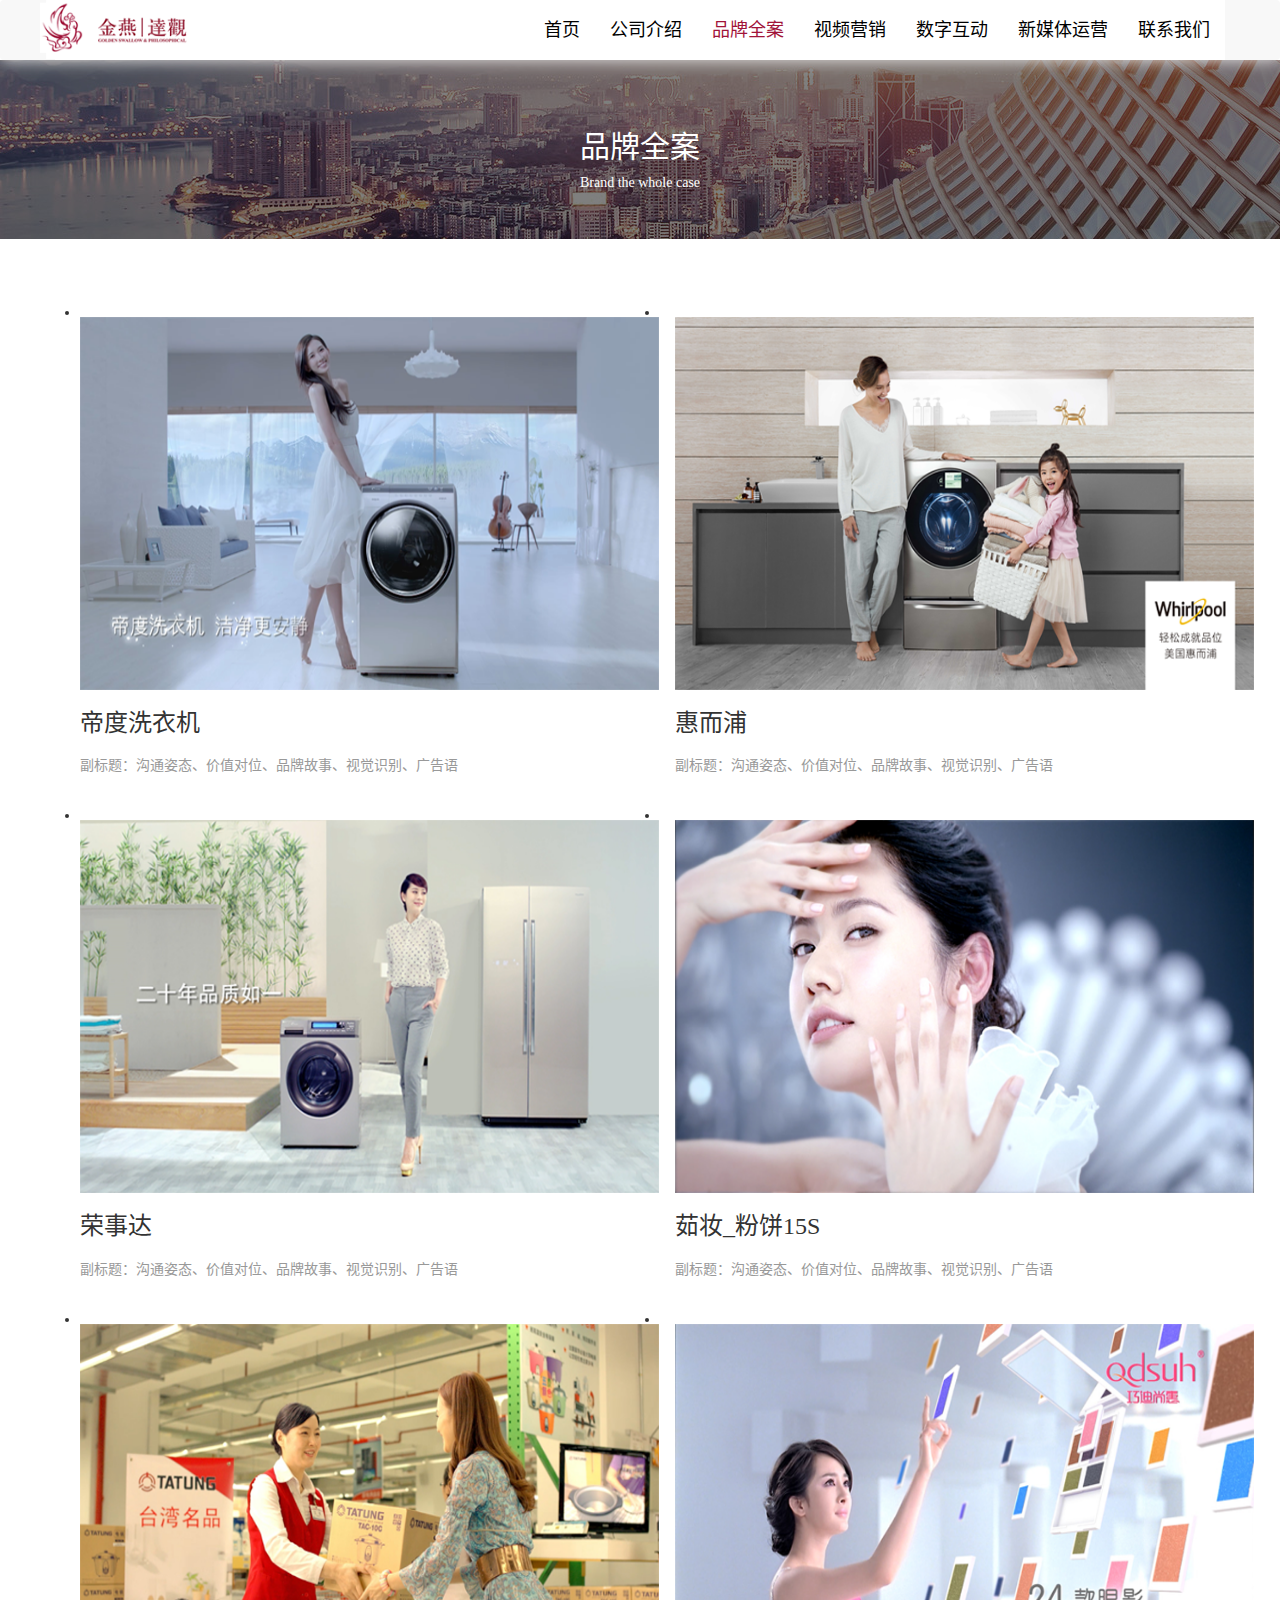
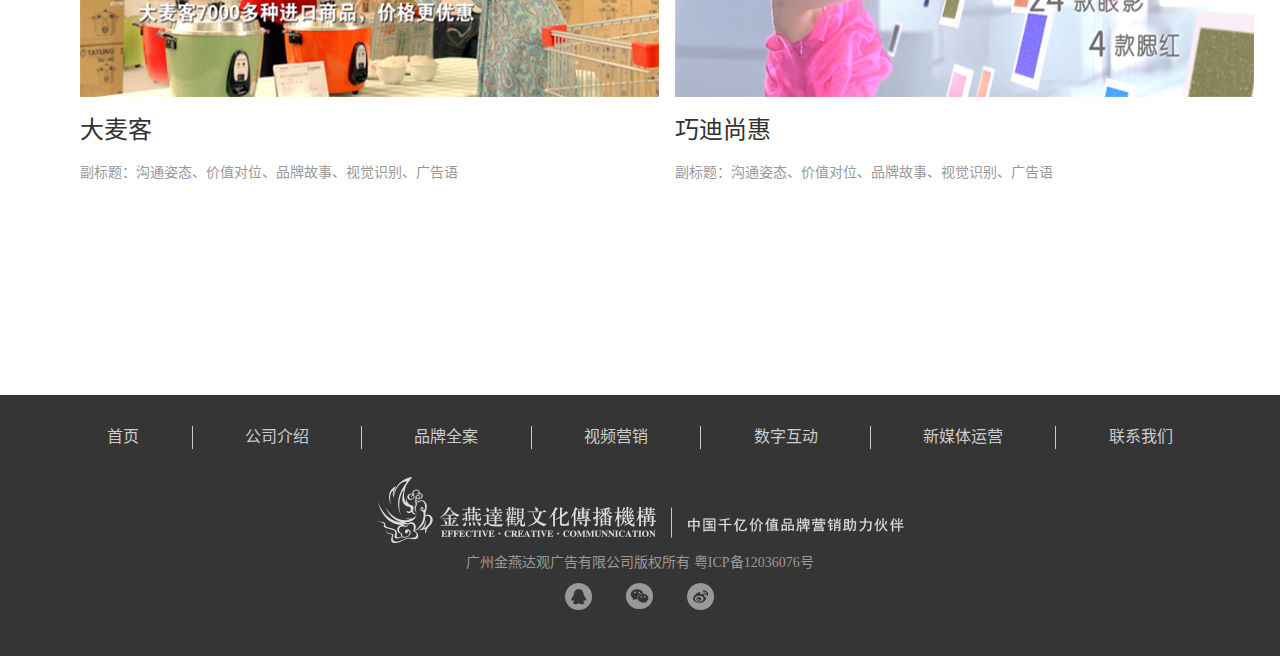
<file: brandfullcase.html>
<!DOCTYPE html>
<html lang="zh-CN">
<head>
	<meta charset="utf-8">
	<meta http-equiv="X-UA-Compatible" content="IE=edge">
	<meta name="viewport" content="width=device-width, user-scalable=no, initial-scale=1.0, maximum-scale=1.0, minimum-scale=1.0">
	<script src="http://g.tbcdn.cn/mtb/lib-flexible/0.3.4/??flexible_css.js,flexible.js"></script>
	<!-- 上述3个meta标签*必须*放在最前面，任何其他内容都*必须*跟随其后！ -->
	<title>金燕-品牌全案</title>
	<link rel="icon" href="favicon.ico" type="image/x-icon">
	<!-- Bootstrap -->
	<link href="lib/bootstrap/css/bootstrap.min.css" rel="stylesheet">
	<link rel="stylesheet" href="css/swiper-4.3.5.min.css">
	<!-- HTML5 shim 和 Respond.js 是为了让 IE8 支持 HTML5 元素和媒体查询（media queries）功能 -->
	<!-- 警告：通过 file:// 协议（就是直接将 html 页面拖拽到浏览器中）访问页面时 Respond.js 不起作用 -->
	<!--[if lt IE 9]>
	  <script src="https://cdn.jsdelivr.net/npm/html5shiv@3.7.3/dist/html5shiv.min.js"></script>
	  <script src="https://cdn.jsdelivr.net/npm/respond.js@1.4.2/dest/respond.min.js"></script>
	<![endif]-->
	<link rel="stylesheet" href="css/carousel.css">
	<link rel="stylesheet" href="css/style.css">
</head>
<body>

<!-- 网站头部部分 -->
<header id="base-header" class="clearfix">
	<nav class="navbar navbar-base">
	  <div class="container">
	    <!-- Brand and toggle get grouped for better mobile display -->
	    <div class="navbar-header">
	      <button type="button" class="navbar-toggle collapsed" data-toggle="collapse" data-target="#bs-example-navbar-collapse-1" aria-expanded="false">
	        <span class="sr-only">Toggle navigation</span>
	        <span class="icon-bar"></span>
	        <span class="icon-bar"></span>
	        <span class="icon-bar"></span>
	      </button>
	      <a class="navbar-brand" href="/"><img src="img/logo.png" height="100%" alt="金燕"></a>
	    </div>
	    <!-- Collect the nav links, forms, and other content for toggling -->
	    <div class="collapse navbar-collapse" id="bs-example-navbar-collapse-1">
	      <ul class="nav navbar-nav navbar-right">
	        <li><a href="index.html">首页</a></li>
	        <li><a href="about.html">公司介绍</a></li>
	        <li><a href="brandfullcase.html" class="on">品牌全案</a></li>
	        <li><a href="videomarkeing.html">视频营销</a></li>
	        <li><a href="DigitalInteractive.html">数字互动</a></li>
	        <li><a href="newmedia.html">新媒体运营</a></li>
	        <li><a href="contact.html">联系我们</a></li>
			<!-- 二级菜单下拉 -->
			<!-- <li class="dropdown">
	          <a href="#" class="dropdown-toggle" data-toggle="dropdown" role="button" aria-haspopup="true" aria-expanded="false">Dropdown <span class="caret"></span></a>
	          <ul class="dropdown-menu">
	            <li><a href="#">Action</a></li>
	            <li><a href="#">Another action</a></li>
	            <li><a href="#">Something else here</a></li>
	            <li role="separator" class="divider"></li>
	            <li><a href="#">Separated link</a></li>
	          </ul>
	        </li> -->
	      </ul>
	    </div><!-- /.navbar-collapse -->
	  </div><!-- /.container-fluid -->
	</nav>
</header>
<!-- /网站头部部分 -->
<!-- banner -->
<section class="base-banner" style="margin-bottom: 64px;">
	<h2>品牌全案</h2>
	<p>Brand the whole case</p>
</section>
<!-- /banner -->

<!-- 案例列表 -->
<section class="container brandfullcase">
	<ul class="row">
		<li class="col-md-6 clearfix">
			<a href="#">
				<img src="img/brand-full-1.png" alt="" width="100%">
				<h3>帝度洗衣机</h3>
				<p>副标题：沟通姿态、价值对位、品牌故事、视觉识别、广告语</p>
			</a>
		</li>
		<li class="col-md-6 clearfix">
			<a href="#">
				<img src="img/brand-full-2.png" alt="" width="100%">
				<h3>惠而浦</h3>
				<p>副标题：沟通姿态、价值对位、品牌故事、视觉识别、广告语</p>
			</a>
		</li>
		<li class="col-md-6 clearfix">
			<a href="#">
				<img src="img/brand-full-3.png" alt="" width="100%">
				<h3>荣事达</h3>
				<p>副标题：沟通姿态、价值对位、品牌故事、视觉识别、广告语</p>
			</a>
		</li>
		<li class="col-md-6 clearfix">
			<a href="#">
				<img src="img/brand-full-4.png" alt="" width="100%">
				<h3>茹妆_粉饼15S</h3>
				<p>副标题：沟通姿态、价值对位、品牌故事、视觉识别、广告语</p>
			</a>
		</li>
		<li class="col-md-6 clearfix">
			<a href="#">
				<img src="img/brand-full-5.png" alt="" width="100%">
				<h3>大麦客</h3>
				<p>副标题：沟通姿态、价值对位、品牌故事、视觉识别、广告语</p>
			</a>
		</li>
		<li class="col-md-6 clearfix">
			<a href="#">
				<img src="img/brand-full-6.png" alt="" width="100%">
				<h3>巧迪尚惠</h3>
				<p>副标题：沟通姿态、价值对位、品牌故事、视觉识别、广告语</p>
			</a>
		</li>
	</ul>
</section>
<!-- /案例列表 -->

<!-- 网站底部 -->
<footer class="base-footer">
	<ul class="container">
		<li><a href="index.html">首页</a></li>
		<li><a href="about.html">公司介绍</a></li>
		<li><a href="brandfullcase.html">品牌全案</a></li>
		<li><a href="videomarkeing.html">视频营销</a></li>
		<li><a href="DigitalInteractive.html">数字互动</a></li>
		<li><a href="newmedia.html">新媒体运营</a></li>
		<li><a href="contact.html">联系我们</a></li>
	</ul>
	<div style="margin-top: 28px;margin-bottom: 10px;">
		<img src="img/footer-logo.png" alt="" class="hidden-xs">
	</div>
	<p>广州金燕达观广告有限公司版权所有 粤ICP备12036076号</p>
	<div>
		<img src="img/qq.jpg" alt="">
		<img src="img/weixin.jpg" alt="">
		<img src="img/weibo.jpg" alt="">
	</div>
</footer>
<!-- jQuery (Bootstrap 的所有 JavaScript 插件都依赖 jQuery，所以必须放在前边) -->
<script src="https://cdn.jsdelivr.net/npm/jquery@1.12.4/dist/jquery.min.js"></script>
<!-- 加载 Bootstrap 的所有 JavaScript 插件。你也可以根据需要只加载单个插件。 -->
<script src="https://cdn.jsdelivr.net/npm/bootstrap@3.3.7/dist/js/bootstrap.min.js"></script>
<script src="lib/jquery.carousel.js"></script>
<script type="text/javascript" src="lib/swiper-4.3.5.min.js"></script>
</body>
</html>
</file>
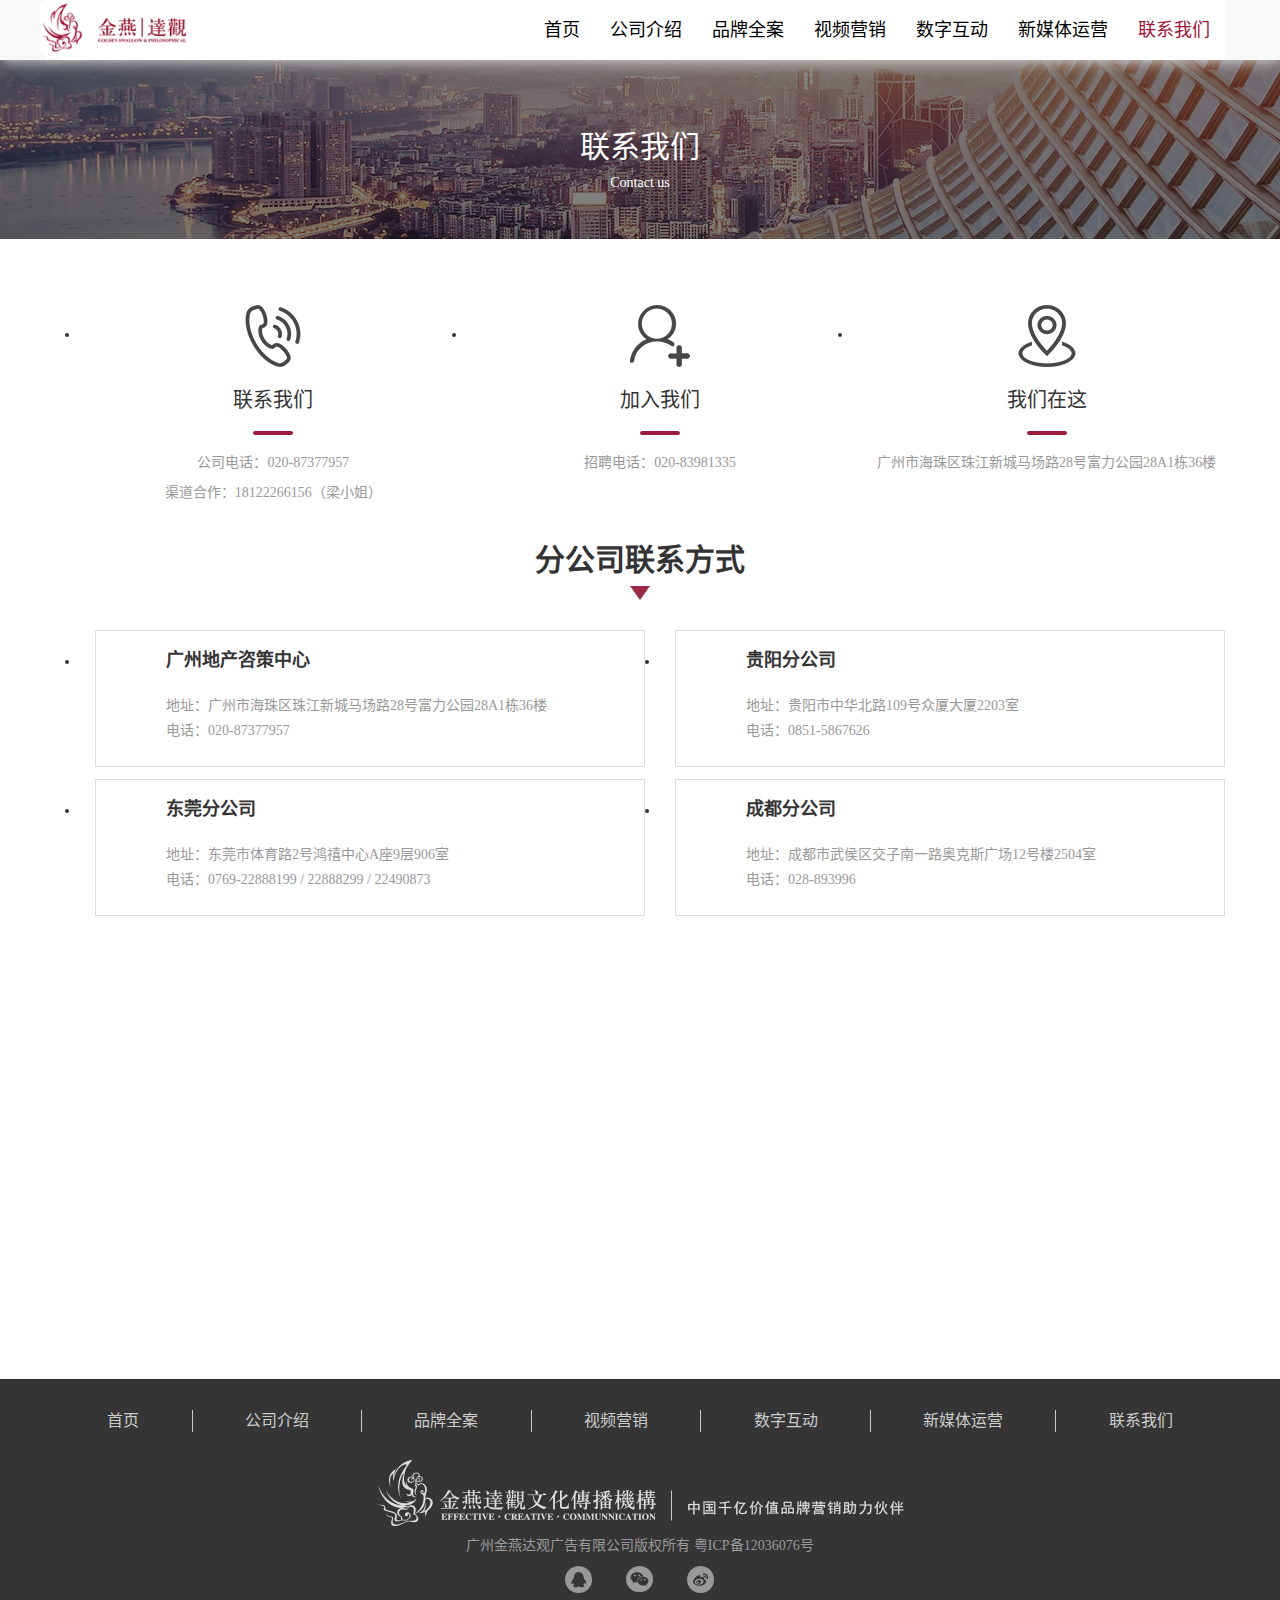
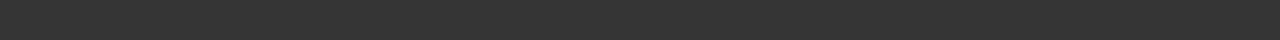
<file: contact.html>
<!DOCTYPE html>
<html lang="zh-CN">
<head>
	<meta charset="utf-8">
	<meta http-equiv="X-UA-Compatible" content="IE=edge">
	<meta name="viewport" content="width=device-width, user-scalable=no, initial-scale=1.0, maximum-scale=1.0, minimum-scale=1.0">
	<script src="http://g.tbcdn.cn/mtb/lib-flexible/0.3.4/??flexible_css.js,flexible.js"></script>
	<!-- 上述3个meta标签*必须*放在最前面，任何其他内容都*必须*跟随其后！ -->
	<title>金燕-联系我们</title>
	<!-- Bootstrap -->
	<link href="lib/bootstrap/css/bootstrap.min.css" rel="stylesheet">
	<link rel="stylesheet" href="css/swiper-4.3.5.min.css">
	<!-- HTML5 shim 和 Respond.js 是为了让 IE8 支持 HTML5 元素和媒体查询（media queries）功能 -->
	<!-- 警告：通过 file:// 协议（就是直接将 html 页面拖拽到浏览器中）访问页面时 Respond.js 不起作用 -->
	<!--[if lt IE 9]>
	  <script src="https://cdn.jsdelivr.net/npm/html5shiv@3.7.3/dist/html5shiv.min.js"></script>
	  <script src="https://cdn.jsdelivr.net/npm/respond.js@1.4.2/dest/respond.min.js"></script>
	<![endif]-->
	<link rel="stylesheet" href="css/carousel.css">
	<link rel="stylesheet" href="css/style.css">
</head>
<body>

<!-- 网站头部部分 -->
<header id="base-header" class="clearfix">
	<nav class="navbar navbar-base">
	  <div class="container">
	    <!-- Brand and toggle get grouped for better mobile display -->
	    <div class="navbar-header">
	      <button type="button" class="navbar-toggle collapsed" data-toggle="collapse" data-target="#bs-example-navbar-collapse-1" aria-expanded="false">
	        <span class="sr-only">Toggle navigation</span>
	        <span class="icon-bar"></span>
	        <span class="icon-bar"></span>
	        <span class="icon-bar"></span>
	      </button>
	      <a class="navbar-brand" href="/"><img src="img/logo.png" height="100%" alt="金燕"></a>
	    </div>
	    <!-- Collect the nav links, forms, and other content for toggling -->
	    <div class="collapse navbar-collapse" id="bs-example-navbar-collapse-1">
	      <ul class="nav navbar-nav navbar-right">
	        <li><a href="index.html">首页</a></li>
	        <li><a href="about.html">公司介绍</a></li>
	        <li><a href="brandfullcase.html">品牌全案</a></li>
	        <li><a href="videomarkeing.html">视频营销</a></li>
	        <li><a href="DigitalInteractive.html">数字互动</a></li>
	        <li><a href="newmedia.html">新媒体运营</a></li>
	        <li><a href="contact.html" class="on">联系我们</a></li>
			<!-- 二级菜单下拉 -->
			<!-- <li class="dropdown">
	          <a href="#" class="dropdown-toggle" data-toggle="dropdown" role="button" aria-haspopup="true" aria-expanded="false">Dropdown <span class="caret"></span></a>
	          <ul class="dropdown-menu">
	            <li><a href="#">Action</a></li>
	            <li><a href="#">Another action</a></li>
	            <li><a href="#">Something else here</a></li>
	            <li role="separator" class="divider"></li>
	            <li><a href="#">Separated link</a></li>
	          </ul>
	        </li> -->
	      </ul>
	    </div><!-- /.navbar-collapse -->
	  </div><!-- /.container-fluid -->
	</nav>
</header>
<!-- /网站头部部分 -->

<!-- banner -->
<section class="base-banner" style="margin-bottom: 64px;">
	<h2>联系我们</h2>
	<p>Contact us</p>
</section>
<!-- /banner -->
<!-- 联系我们p1 -->
<section class="container contact-p1 text-center">
	<ul class="row">
		<li class="col-md-4">
			<img src="img/c_tel.png" alt="">
			<h3>联系我们</h3>
			<span class="red-bar"></span>
			<p>公司电话：020-87377957</p>
			<p>渠道合作：18122266156（梁小姐）</p>
		</li>
		<li class="col-md-4">
			<img src="img/c_jia.png" alt="">
			<h3>加入我们</h3>
			<span class="red-bar"></span>
			<p>招聘电话：020-83981335</p>
		</li>
		<li class="col-md-4">
			<img src="img/c_map.png" alt="">
			<h3>我们在这</h3>
			<span class="red-bar"></span>
			<p>广州市海珠区珠江新城马场路28号富力公园28A1栋36楼</p>
		</li>
	</ul>
</section>
<!-- /联系我们p1 -->

<!-- 联系我们p2 -->
<section class="container contact-p2">
	<h2 class="text-center">分公司联系方式</h2>
	<div class="caret"></div>
	<ul class="row">
		<li class="col-md-6">
			<div>
				<h4>广州地产咨策中心</h4>
				<p>地址：广州市海珠区珠江新城马场路28号富力公园28A1栋36楼</p>
				<p>电话：020-87377957</p>
			</div>
		</li>
		<li class="col-md-6">
			<div>
				<h4>贵阳分公司</h4>
				<p>地址：贵阳市中华北路109号众厦大厦2203室</p>
				<p>电话：0851-5867626</p>
			</div>
		</li>
		<li class="col-md-6">
			<div>
				<h4>东莞分公司</h4>
				<p>地址：东莞市体育路2号鸿禧中心A座9层906室</p>
				<p>电话：0769-22888199 / 22888299 / 22490873</p>
			</div>
		</li>
		<li class="col-md-6">
			<div>
				<h4>成都分公司</h4>
				<p>地址：成都市武侯区交子南一路奥克斯广场12号楼2504室</p>
				<p>电话：028-893996</p>
			</div>
		</li>
	</ul>
</section>
<!-- /联系我们p2 -->
<!-- 地图部分 -->
<iframe src="map/map.html" id="map" width="100%" height="352" frameborder="0" scrolling="no"></iframe>
<!-- 地图部分 -->
<!-- 网站底部 -->
<footer class="base-footer">
	<ul class="container">
		<li><a href="index.html">首页</a></li>
		<li><a href="about.html">公司介绍</a></li>
		<li><a href="brandfullcase.html">品牌全案</a></li>
		<li><a href="videomarkeing.html">视频营销</a></li>
		<li><a href="DigitalInteractive.html">数字互动</a></li>
		<li><a href="newmedia.html">新媒体运营</a></li>
		<li><a href="contact.html">联系我们</a></li>
	</ul>
	<div style="margin-top: 28px;margin-bottom: 10px;">
		<img src="img/footer-logo.png" alt="" class="hidden-xs">
	</div>
	<p>广州金燕达观广告有限公司版权所有 粤ICP备12036076号</p>
	<div>
		<img src="img/qq.jpg" alt="">
		<img src="img/weixin.jpg" alt="">
		<img src="img/weibo.jpg" alt="">
	</div>
</footer>
<!-- jQuery (Bootstrap 的所有 JavaScript 插件都依赖 jQuery，所以必须放在前边) -->
<script src="https://cdn.jsdelivr.net/npm/jquery@1.12.4/dist/jquery.min.js"></script>
<!-- 加载 Bootstrap 的所有 JavaScript 插件。你也可以根据需要只加载单个插件。 -->
<script src="https://cdn.jsdelivr.net/npm/bootstrap@3.3.7/dist/js/bootstrap.min.js"></script>
<script src="lib/jquery.carousel.js"></script>
<script type="text/javascript" src="lib/swiper-4.3.5.min.js"></script>
</body>
</html>
</file>
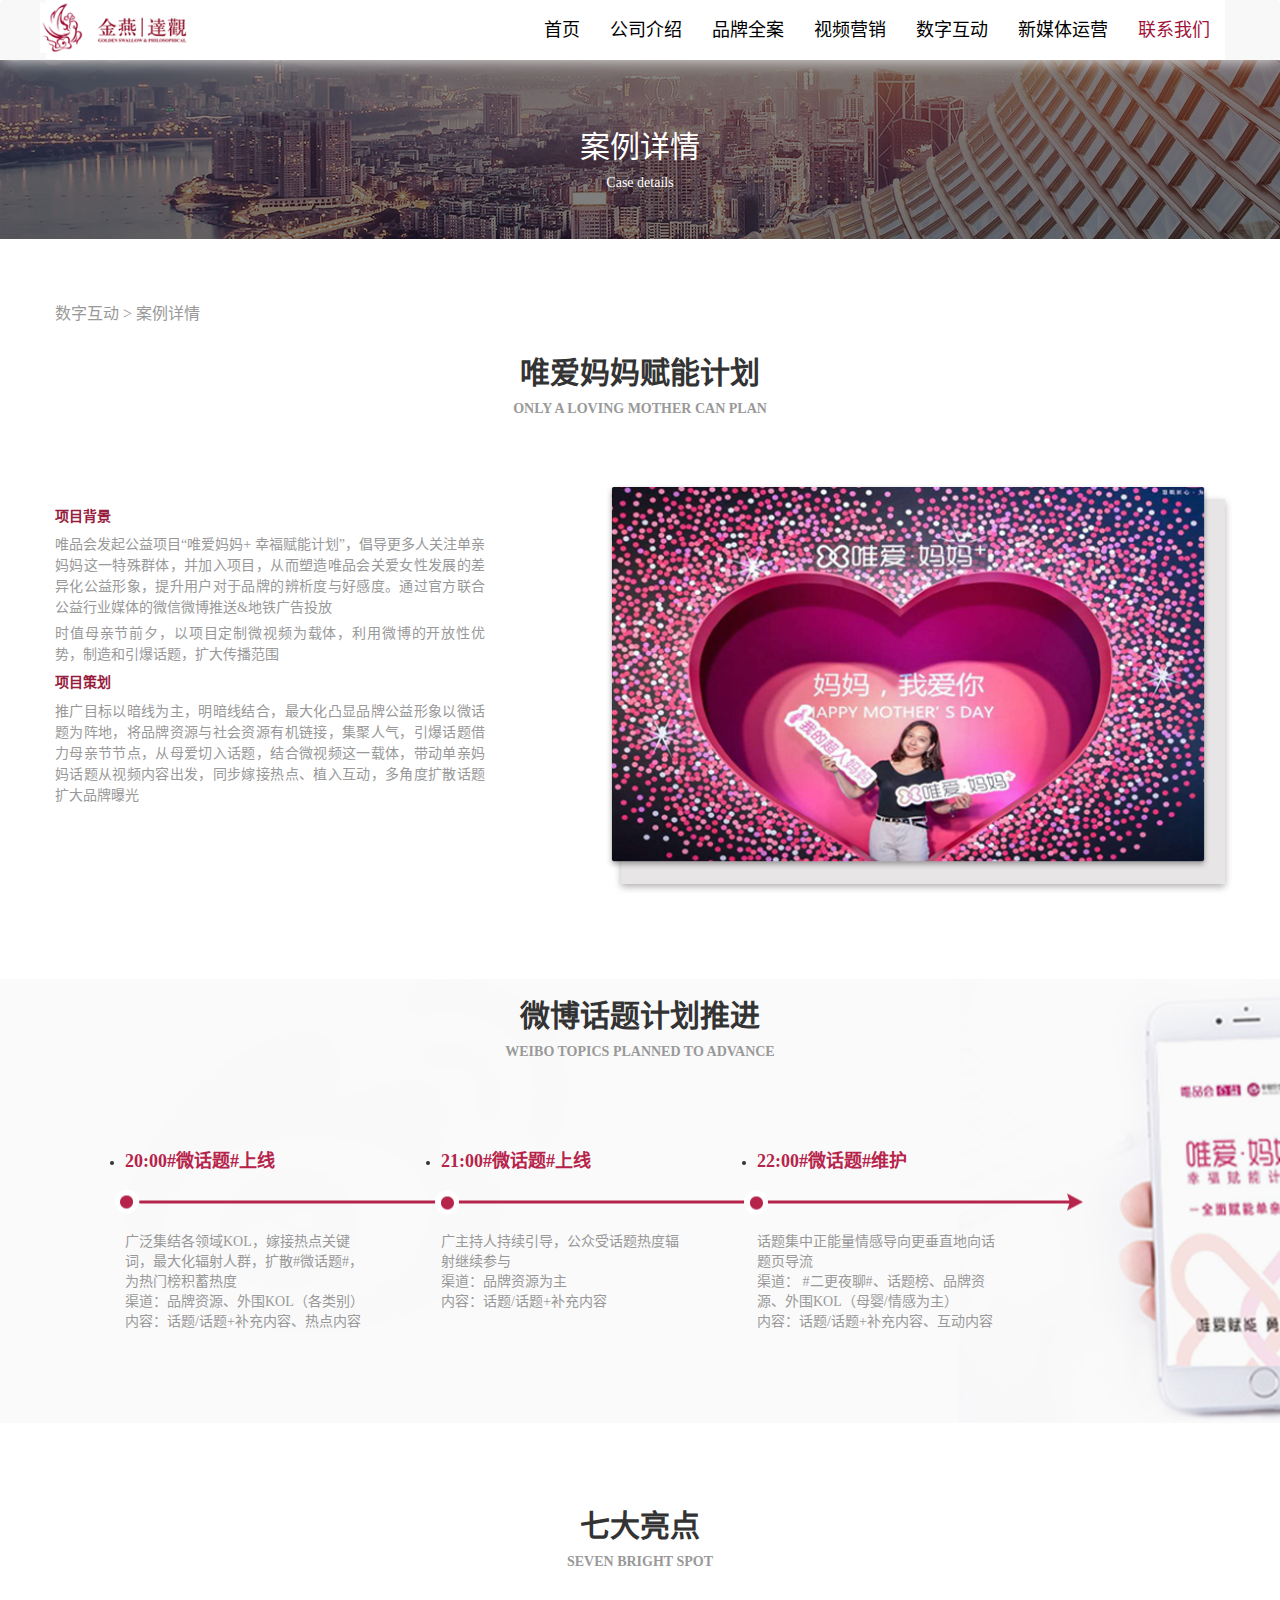
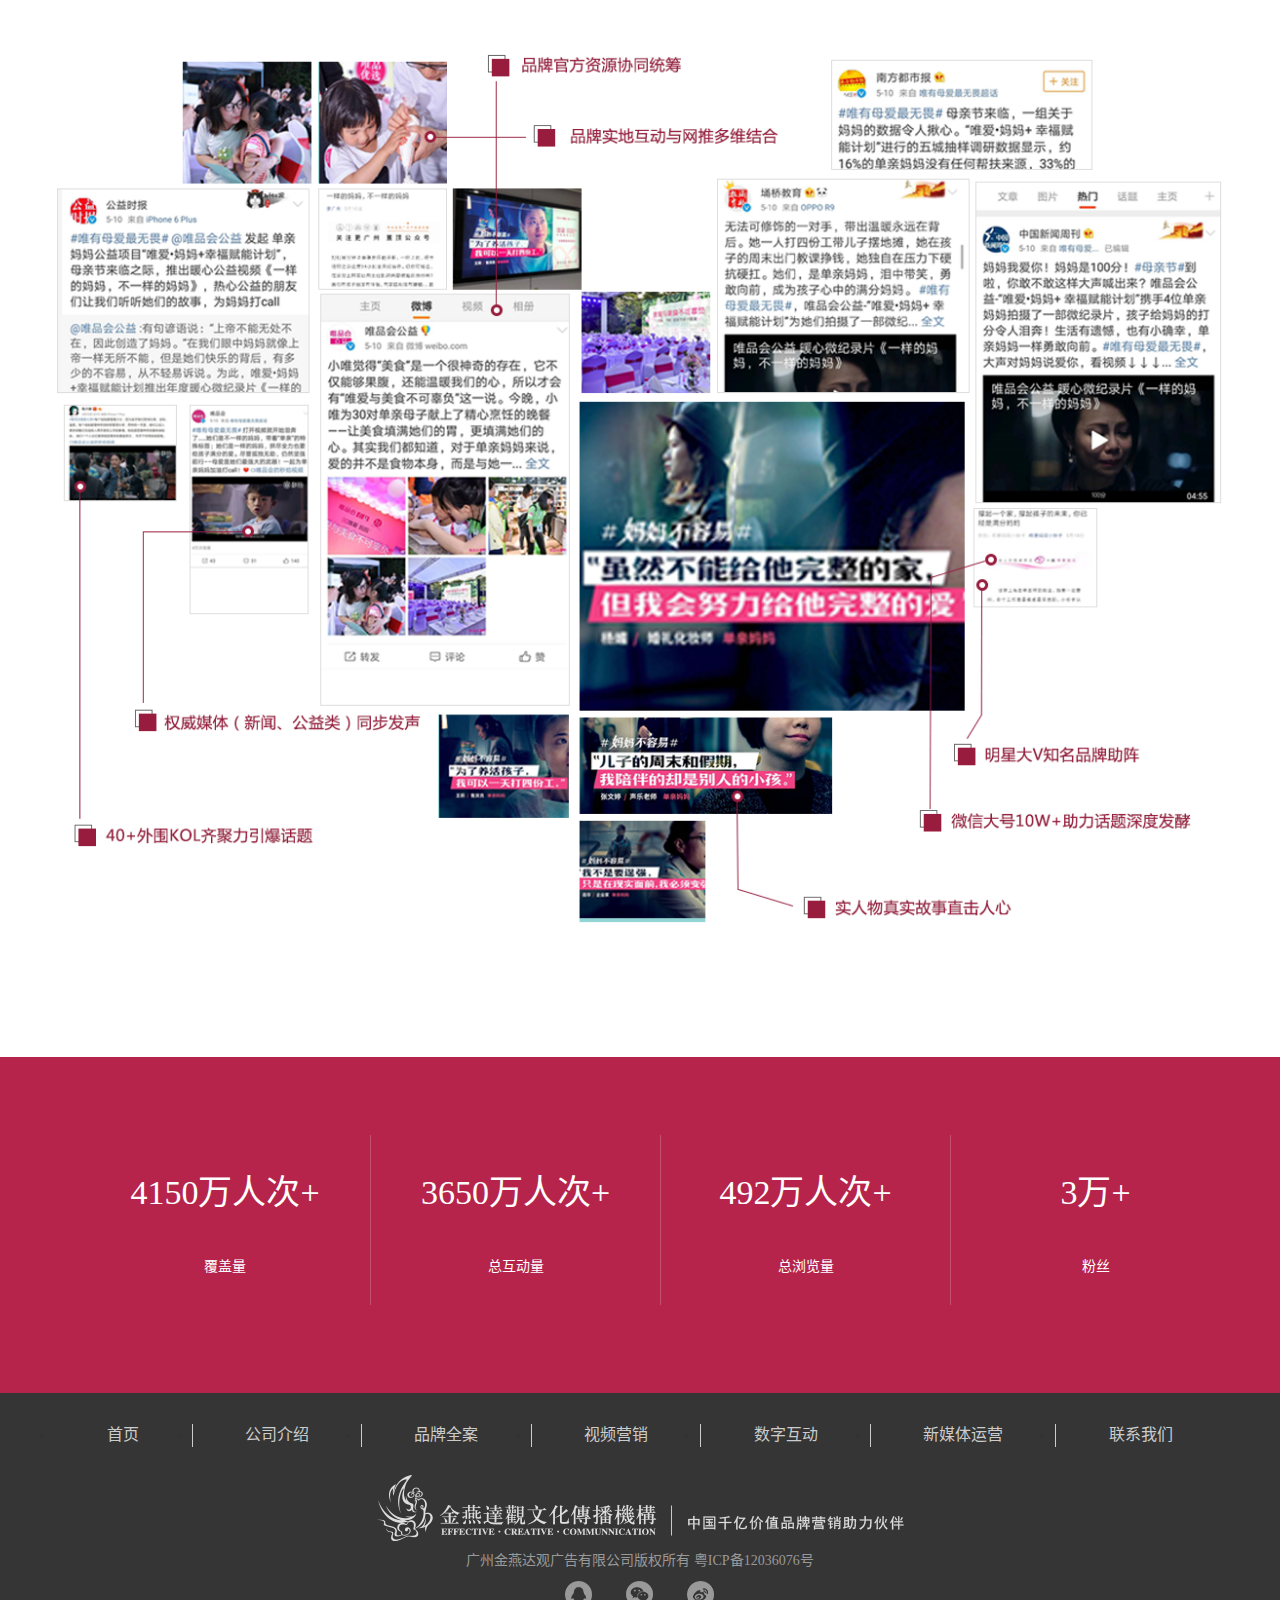
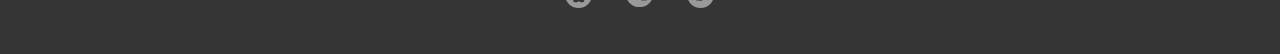
<file: digit-details.html>
<!DOCTYPE html>
<html lang="zh-CN">
<head>
	<meta charset="utf-8">
	<meta http-equiv="X-UA-Compatible" content="IE=edge">
	<meta name="viewport" content="width=device-width, user-scalable=no, initial-scale=1.0, maximum-scale=1.0, minimum-scale=1.0">
	<script src="http://g.tbcdn.cn/mtb/lib-flexible/0.3.4/??flexible_css.js,flexible.js"></script>
	<!-- 上述3个meta标签*必须*放在最前面，任何其他内容都*必须*跟随其后！ -->
	<title>金燕-数字互动-案例详情</title>
	<!-- Bootstrap -->
	<link href="lib/bootstrap/css/bootstrap.min.css" rel="stylesheet">
	<link rel="stylesheet" href="css/swiper-4.3.5.min.css">
	<!-- HTML5 shim 和 Respond.js 是为了让 IE8 支持 HTML5 元素和媒体查询（media queries）功能 -->
	<!-- 警告：通过 file:// 协议（就是直接将 html 页面拖拽到浏览器中）访问页面时 Respond.js 不起作用 -->
	<!--[if lt IE 9]>
	  <script src="https://cdn.jsdelivr.net/npm/html5shiv@3.7.3/dist/html5shiv.min.js"></script>
	  <script src="https://cdn.jsdelivr.net/npm/respond.js@1.4.2/dest/respond.min.js"></script>
	<![endif]-->
	<link rel="stylesheet" href="css/carousel.css">
	<link rel="stylesheet" href="css/style.css">
</head>
<body>

<!-- 网站头部部分 -->
<header id="base-header" class="clearfix">
	<nav class="navbar navbar-base">
	  <div class="container">
	    <!-- Brand and toggle get grouped for better mobile display -->
	    <div class="navbar-header">
	      <button type="button" class="navbar-toggle collapsed" data-toggle="collapse" data-target="#bs-example-navbar-collapse-1" aria-expanded="false">
	        <span class="sr-only">Toggle navigation</span>
	        <span class="icon-bar"></span>
	        <span class="icon-bar"></span>
	        <span class="icon-bar"></span>
	      </button>
	      <a class="navbar-brand" href="/"><img src="img/logo.png" height="100%" alt="金燕"></a>
	    </div>
	    <!-- Collect the nav links, forms, and other content for toggling -->
	    <div class="collapse navbar-collapse" id="bs-example-navbar-collapse-1">
	      <ul class="nav navbar-nav navbar-right">
	        <li><a href="index.html">首页</a></li>
	        <li><a href="about.html">公司介绍</a></li>
	        <li><a href="brandfullcase.html">品牌全案</a></li>
	        <li><a href="videomarkeing.html">视频营销</a></li>
	        <li><a href="DigitalInteractive.html">数字互动</a></li>
	        <li><a href="newmedia.html">新媒体运营</a></li>
	        <li><a href="contact.html" class="on">联系我们</a></li>
			<!-- 二级菜单下拉 -->
			<!-- <li class="dropdown">
	          <a href="#" class="dropdown-toggle" data-toggle="dropdown" role="button" aria-haspopup="true" aria-expanded="false">Dropdown <span class="caret"></span></a>
	          <ul class="dropdown-menu">
	            <li><a href="#">Action</a></li>
	            <li><a href="#">Another action</a></li>
	            <li><a href="#">Something else here</a></li>
	            <li role="separator" class="divider"></li>
	            <li><a href="#">Separated link</a></li>
	          </ul>
	        </li> -->
	      </ul>
	    </div><!-- /.navbar-collapse -->
	  </div><!-- /.container-fluid -->
	</nav>
</header>
<!-- /网站头部部分 -->

<!-- banner -->
<section class="base-banner" style="margin-bottom: 64px;">
	<h2>案例详情</h2>
	<p>Case details</p>
</section>
<!-- /banner -->
<!-- 当前位置 -->
<section class="container">
	<p style="font-size: 16px;color: #999;"><a href="brandfullcase.html">数字互动</a> > <a href="#">案例详情</a></p>
</section>
<!-- 案例详情p1 -->
<section class="container case-p1 text-center">
	<h2>唯爱妈妈赋能计划</h2>
	<p class="text-uppercase">Only a loving mother can plan</p>
	<div class="digit-1 clearfix">
		<div class="left">
			<h4 class="text-left">项目背景</h4>
			<p>唯品会发起公益项目“唯爱妈妈+ 幸福赋能计划”，倡导更多人关注单亲妈妈这一特殊群体，并加入项目，从而塑造唯品会关爱女性发展的差异化公益形象，提升用户对于品牌的辨析度与好感度。通过官方联合公益行业媒体的微信微博推送&地铁广告投放</p>
			<p>时值母亲节前夕，以项目定制微视频为载体，利用微博的开放性优势，制造和引爆话题，扩大传播范围</p>
			<h4 class="text-left">项目策划</h4>
			<p>推广目标以暗线为主，明暗线结合，最大化凸显品牌公益形象以微话题为阵地，将品牌资源与社会资源有机链接，集聚人气，引爆话题借力母亲节节点，从母爱切入话题，结合微视频这一载体，带动单亲妈妈话题从视频内容出发，同步嫁接热点、植入互动，多角度扩散话题扩大品牌曝光</p>
		</div>
		<div class="right">
			<div>
				<img src="img/case-13.png" alt="" width="100%">
			</div>
		</div>
	</div>
</section>
<!-- /案例详情p1 -->

<!-- 案例详情p2 -->
<section class="digit-2">
	<div class="container case-p1 text-center">
		<h2>微博话题计划推进</h2>
		<p class="text-uppercase">Weibo topics planned to advance</p>
		<ul class="digit-2-list clearfix">
			<li>
				<h4>20:00#微话题#上线 </h4>
				<p>广泛集结各领域KOL，嫁接热点关键词，最大化辐射人群，扩散#微话题#，为热门榜积蓄热度</p>
				<p>渠道：品牌资源、外围KOL（各类别）</p>
				<p>内容：话题/话题+补充内容、热点内容</p>
			</li>
			<li>
				<h4>21:00#微话题#上线 </h4>
				<p>广主持人持续引导，公众受话题热度辐射继续参与</p>
				<p>渠道：品牌资源为主</p>
				<p>内容：话题/话题+补充内容 </p>
			</li>
			<li>
				<h4>22:00#微话题#维护 </h4>
				<p>话题集中正能量情感导向更垂直地向话题页导流</p>
				<p>渠道： #二更夜聊#、话题榜、品牌资源、外围KOL（母婴/情感为主）</p>
				<p>内容：话题/话题+补充内容、互动内容</p>
			</li>
		</ul>
	</div>	
</section>

<!-- /案例详情p2 -->

<!-- 案例详情p3 -->
<section class="container case-p1 text-center" style="margin-bottom: 132px;">
	<h2>七大亮点</h2>
	<p class="text-uppercase">Seven bright spot</p>
	<img src="img/digit-1.png" alt="">
</section>
<!-- /案例详情p3 -->

<!-- 案例详情p4 -->
<section class="digit-3">
	<div class="container">
		<ul class="row text-center">
			<li class="col-md-3">
				<h3>4150万人次+</h3>
				<p>覆盖量</p>
			</li>
			<li class="col-md-3">
				<h3>3650万人次+</h3>
				<p>总互动量</p>
			</li>
			<li class="col-md-3">
				<h3>492万人次+</h3>
				<p>总浏览量</p>
			</li>
			<li class="col-md-3">
				<h3>3万+</h3>
				<p>粉丝</p>
			</li>
		</ul>		
	</div>
</section>
<!-- /案例详情p4 -->


<!-- /案例详情p4 -->
<!-- 网站底部 -->
<footer class="base-footer">
	<ul class="container">
		<li><a href="index.html">首页</a></li>
		<li><a href="about.html">公司介绍</a></li>
		<li><a href="brandfullcase.html">品牌全案</a></li>
		<li><a href="videomarkeing.html">视频营销</a></li>
		<li><a href="DigitalInteractive.html">数字互动</a></li>
		<li><a href="newmedia.html">新媒体运营</a></li>
		<li><a href="contact.html">联系我们</a></li>
	</ul>
	<div style="margin-top: 28px;margin-bottom: 10px;">
		<img src="img/footer-logo.png" alt="">
	</div>
	<p>广州金燕达观广告有限公司版权所有 粤ICP备12036076号</p>
	<div>
		<img src="img/qq.jpg" alt="">
		<img src="img/weixin.jpg" alt="">
		<img src="img/weibo.jpg" alt="">
	</div>
</footer>
<!-- jQuery (Bootstrap 的所有 JavaScript 插件都依赖 jQuery，所以必须放在前边) -->
<script src="https://cdn.jsdelivr.net/npm/jquery@1.12.4/dist/jquery.min.js"></script>
<!-- 加载 Bootstrap 的所有 JavaScript 插件。你也可以根据需要只加载单个插件。 -->
<script src="https://cdn.jsdelivr.net/npm/bootstrap@3.3.7/dist/js/bootstrap.min.js"></script>
<script src="lib/jquery.carousel.js"></script>
<script type="text/javascript" src="lib/swiper-4.3.5.min.js"></script>
</body>
</html>
</file>
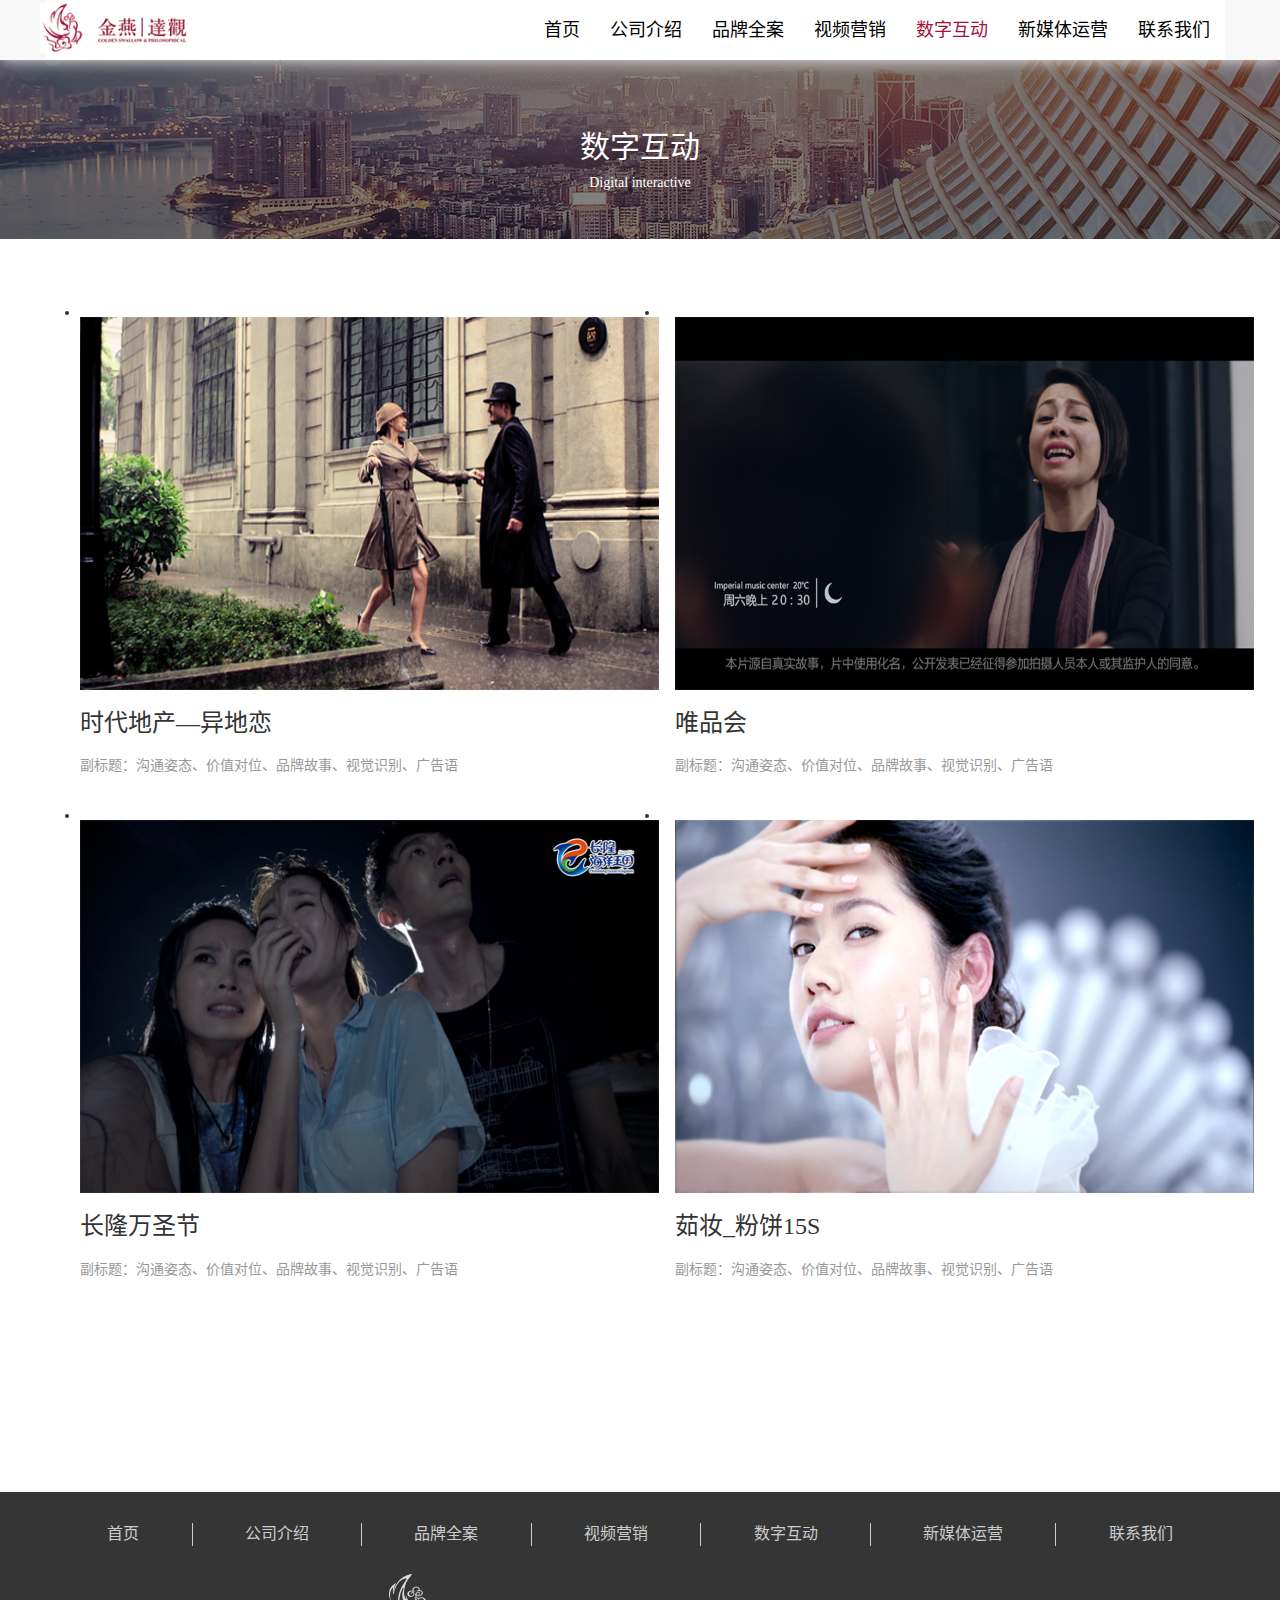
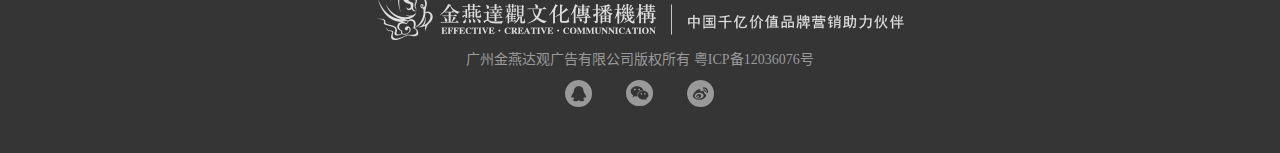
<file: DigitalInteractive.html>
<!DOCTYPE html>
<html lang="zh-CN">
<head>
	<meta charset="utf-8">
	<meta http-equiv="X-UA-Compatible" content="IE=edge">
	<meta name="viewport" content="width=device-width, user-scalable=no, initial-scale=1.0, maximum-scale=1.0, minimum-scale=1.0">
	<script src="http://g.tbcdn.cn/mtb/lib-flexible/0.3.4/??flexible_css.js,flexible.js"></script>
	<!-- 上述3个meta标签*必须*放在最前面，任何其他内容都*必须*跟随其后！ -->
	<title>金燕-数字互动</title>
	<!-- Bootstrap -->
	<link href="lib/bootstrap/css/bootstrap.min.css" rel="stylesheet">
	<link rel="stylesheet" href="css/swiper-4.3.5.min.css">
	<!-- HTML5 shim 和 Respond.js 是为了让 IE8 支持 HTML5 元素和媒体查询（media queries）功能 -->
	<!-- 警告：通过 file:// 协议（就是直接将 html 页面拖拽到浏览器中）访问页面时 Respond.js 不起作用 -->
	<!--[if lt IE 9]>
	  <script src="https://cdn.jsdelivr.net/npm/html5shiv@3.7.3/dist/html5shiv.min.js"></script>
	  <script src="https://cdn.jsdelivr.net/npm/respond.js@1.4.2/dest/respond.min.js"></script>
	<![endif]-->
	<link rel="stylesheet" href="css/carousel.css">
	<link rel="stylesheet" href="css/style.css">
</head>
<body>

<!-- 网站头部部分 -->
<header id="base-header" class="clearfix">
	<nav class="navbar navbar-base">
	  <div class="container">
	    <!-- Brand and toggle get grouped for better mobile display -->
	    <div class="navbar-header">
	      <button type="button" class="navbar-toggle collapsed" data-toggle="collapse" data-target="#bs-example-navbar-collapse-1" aria-expanded="false">
	        <span class="sr-only">Toggle navigation</span>
	        <span class="icon-bar"></span>
	        <span class="icon-bar"></span>
	        <span class="icon-bar"></span>
	      </button>
	      <a class="navbar-brand" href="/"><img src="img/logo.png" height="100%" alt="金燕"></a>
	    </div>
	    <!-- Collect the nav links, forms, and other content for toggling -->
	    <div class="collapse navbar-collapse" id="bs-example-navbar-collapse-1">
	      <ul class="nav navbar-nav navbar-right">
	        <li><a href="index.html">首页</a></li>
	        <li><a href="about.html">公司介绍</a></li>
	        <li><a href="brandfullcase.html">品牌全案</a></li>
	        <li><a href="videomarkeing.html">视频营销</a></li>
	        <li><a href="DigitalInteractive.html" class="on">数字互动</a></li>
	        <li><a href="newmedia.html">新媒体运营</a></li>
	        <li><a href="contact.html">联系我们</a></li>
			<!-- 二级菜单下拉 -->
			<!-- <li class="dropdown">
	          <a href="#" class="dropdown-toggle" data-toggle="dropdown" role="button" aria-haspopup="true" aria-expanded="false">Dropdown <span class="caret"></span></a>
	          <ul class="dropdown-menu">
	            <li><a href="#">Action</a></li>
	            <li><a href="#">Another action</a></li>
	            <li><a href="#">Something else here</a></li>
	            <li role="separator" class="divider"></li>
	            <li><a href="#">Separated link</a></li>
	          </ul>
	        </li> -->
	      </ul>
	    </div><!-- /.navbar-collapse -->
	  </div><!-- /.container-fluid -->
	</nav>
</header>
<!-- /网站头部部分 -->
<!-- banner -->
<section class="base-banner" style="margin-bottom: 64px;">
	<h2>数字互动</h2>
	<p>Digital interactive</p>
</section>
<!-- /banner -->

<!-- 案例列表 -->
<section class="container brandfullcase">
	<ul class="row">
		<li class="col-md-6 clearfix">
			<a href="#">
				<img src="img/digital-1.png" alt="">
				<h3>时代地产—异地恋</h3>
				<p>副标题：沟通姿态、价值对位、品牌故事、视觉识别、广告语</p>
			</a>
		</li>
		<li class="col-md-6 clearfix">
			<a href="#">
				<img src="img/digital-2.png" alt="">
				<h3>唯品会</h3>
				<p>副标题：沟通姿态、价值对位、品牌故事、视觉识别、广告语</p>
			</a>
		</li>
		<li class="col-md-6 clearfix">
			<a href="#">
				<img src="img/digital-3.png" alt="">
				<h3>长隆万圣节</h3>
				<p>副标题：沟通姿态、价值对位、品牌故事、视觉识别、广告语</p>
			</a>
		</li>
		<li class="col-md-6 clearfix">
			<a href="#">
				<img src="img/digital-4.png" alt="">
				<h3>茹妆_粉饼15S</h3>
				<p>副标题：沟通姿态、价值对位、品牌故事、视觉识别、广告语</p>
			</a>
		</li>
	</ul>
</section>
<!-- /案例列表 -->

<!-- 网站底部 -->
<footer class="base-footer">
	<ul class="container">
		<li><a href="index.html">首页</a></li>
		<li><a href="about.html">公司介绍</a></li>
		<li><a href="brandfullcase.html">品牌全案</a></li>
		<li><a href="videomarkeing.html">视频营销</a></li>
		<li><a href="DigitalInteractive.html">数字互动</a></li>
		<li><a href="newmedia.html">新媒体运营</a></li>
		<li><a href="contact.html">联系我们</a></li>
	</ul>
	<div style="margin-top: 28px;margin-bottom: 10px;">
		<img src="img/footer-logo.png" alt="" class="hidden-xs">
	</div>
	<p>广州金燕达观广告有限公司版权所有 粤ICP备12036076号</p>
	<div>
		<img src="img/qq.jpg" alt="">
		<img src="img/weixin.jpg" alt="">
		<img src="img/weibo.jpg" alt="">
	</div>
</footer>
<!-- jQuery (Bootstrap 的所有 JavaScript 插件都依赖 jQuery，所以必须放在前边) -->
<script src="https://cdn.jsdelivr.net/npm/jquery@1.12.4/dist/jquery.min.js"></script>
<!-- 加载 Bootstrap 的所有 JavaScript 插件。你也可以根据需要只加载单个插件。 -->
<script src="https://cdn.jsdelivr.net/npm/bootstrap@3.3.7/dist/js/bootstrap.min.js"></script>
<script src="lib/jquery.carousel.js"></script>
<script type="text/javascript" src="lib/swiper-4.3.5.min.js"></script>
</body>
</html>
</file>
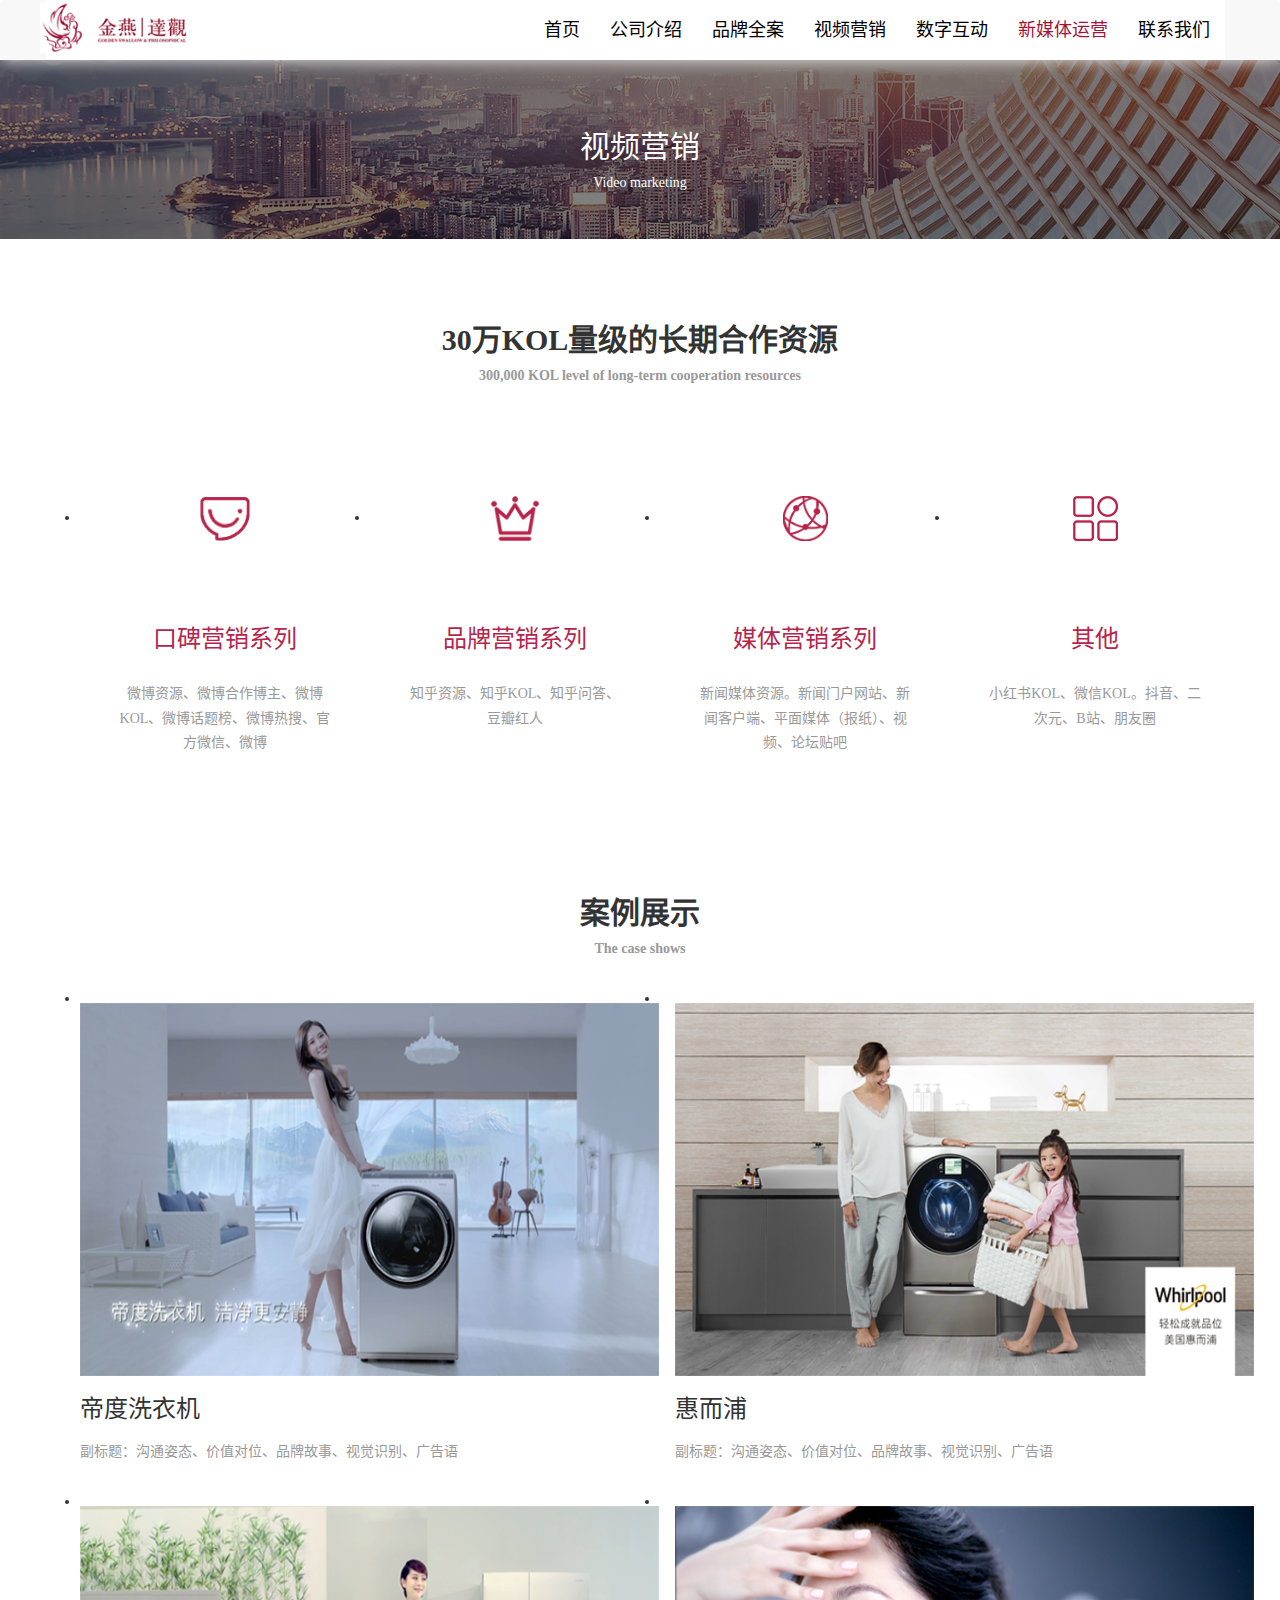
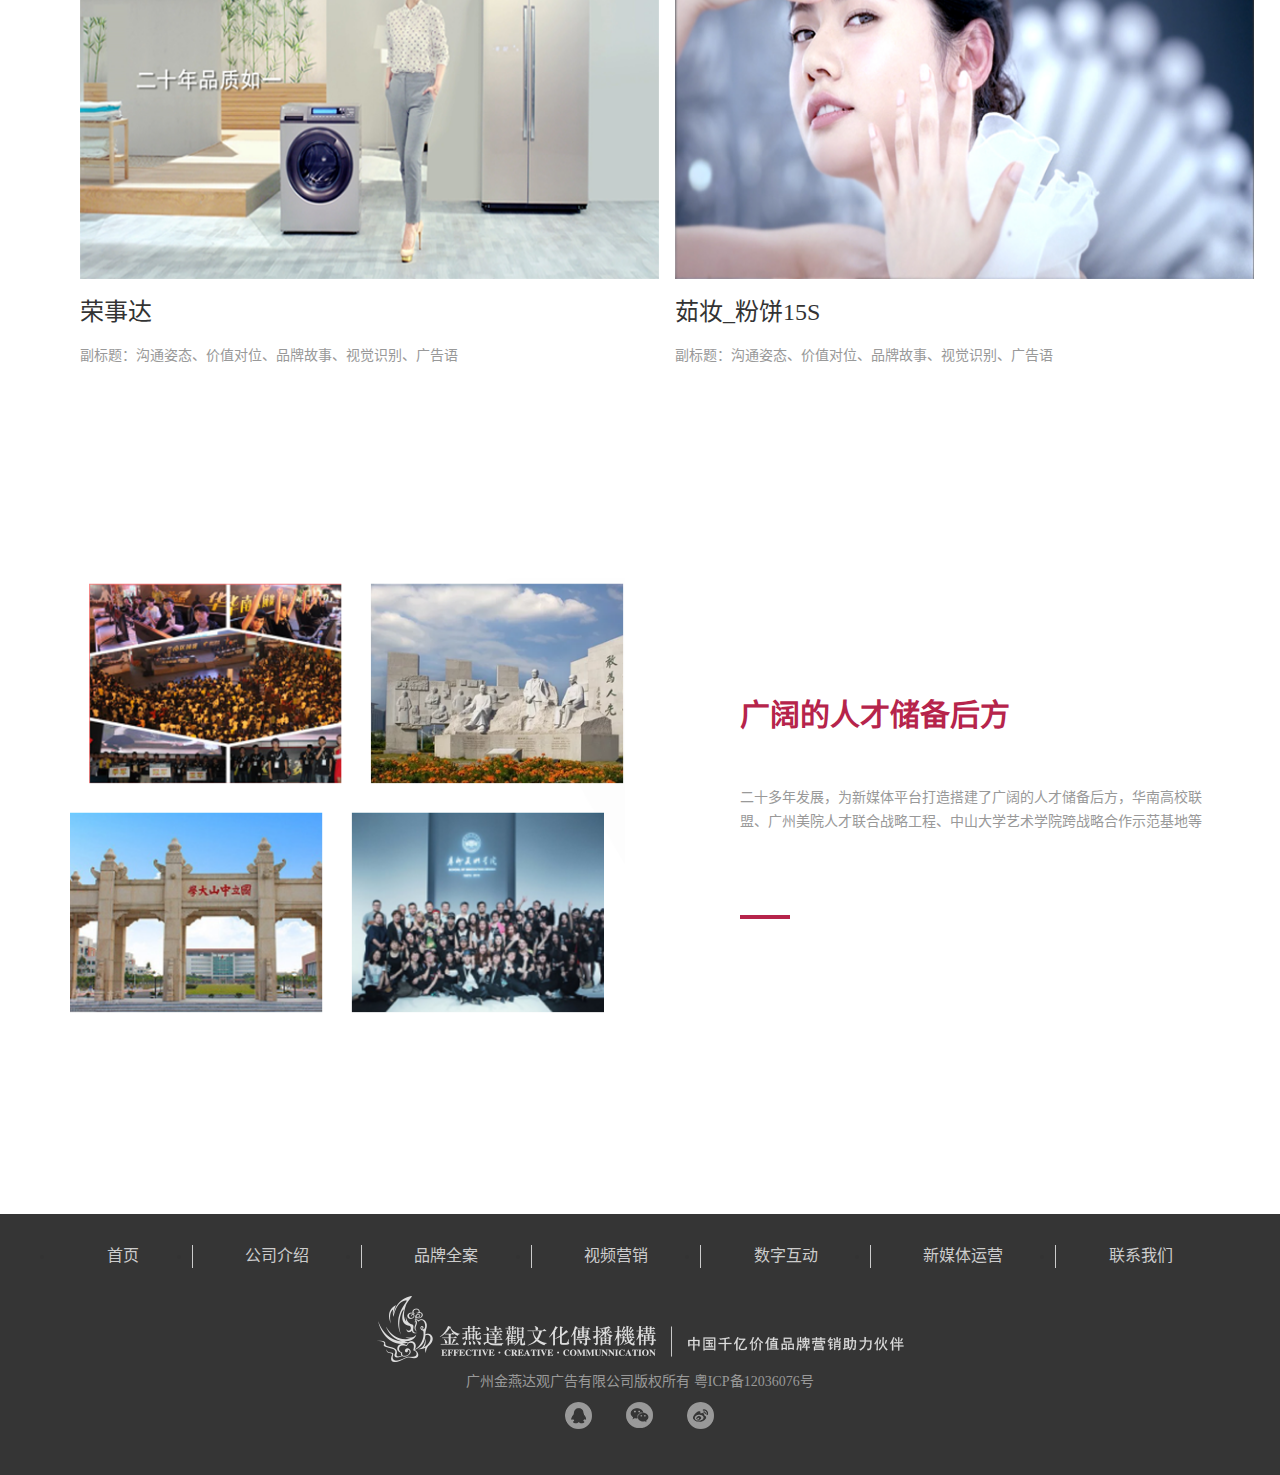
<file: newmedia.html>
<!DOCTYPE html>
<html lang="zh-CN">
<head>
	<meta charset="utf-8">
	<meta http-equiv="X-UA-Compatible" content="IE=edge">
	<meta name="viewport" content="width=device-width, user-scalable=no, initial-scale=1.0, maximum-scale=1.0, minimum-scale=1.0">
	<script src="http://g.tbcdn.cn/mtb/lib-flexible/0.3.4/??flexible_css.js,flexible.js"></script>
	<!-- 上述3个meta标签*必须*放在最前面，任何其他内容都*必须*跟随其后！ -->
	<title>金燕-新媒体运营</title>
	<!-- Bootstrap -->
	<link href="lib/bootstrap/css/bootstrap.min.css" rel="stylesheet">
	<link rel="stylesheet" href="css/swiper-4.3.5.min.css">
	<!-- HTML5 shim 和 Respond.js 是为了让 IE8 支持 HTML5 元素和媒体查询（media queries）功能 -->
	<!-- 警告：通过 file:// 协议（就是直接将 html 页面拖拽到浏览器中）访问页面时 Respond.js 不起作用 -->
	<!--[if lt IE 9]>
	  <script src="https://cdn.jsdelivr.net/npm/html5shiv@3.7.3/dist/html5shiv.min.js"></script>
	  <script src="https://cdn.jsdelivr.net/npm/respond.js@1.4.2/dest/respond.min.js"></script>
	<![endif]-->
	<link rel="stylesheet" href="css/carousel.css">
	<link rel="stylesheet" href="css/style.css">
</head>
<body>

<!-- 网站头部部分 -->
<header id="base-header" class="clearfix">
	<nav class="navbar navbar-base">
	  <div class="container">
	    <!-- Brand and toggle get grouped for better mobile display -->
	    <div class="navbar-header">
	      <button type="button" class="navbar-toggle collapsed" data-toggle="collapse" data-target="#bs-example-navbar-collapse-1" aria-expanded="false">
	        <span class="sr-only">Toggle navigation</span>
	        <span class="icon-bar"></span>
	        <span class="icon-bar"></span>
	        <span class="icon-bar"></span>
	      </button>
	      <a class="navbar-brand" href="/"><img src="img/logo.png" height="100%" alt="金燕"></a>
	    </div>
	    <!-- Collect the nav links, forms, and other content for toggling -->
	    <div class="collapse navbar-collapse" id="bs-example-navbar-collapse-1">
	      <ul class="nav navbar-nav navbar-right">
	        <li><a href="index.html">首页</a></li>
	        <li><a href="about.html">公司介绍</a></li>
	        <li><a href="brandfullcase.html">品牌全案</a></li>
	        <li><a href="videomarkeing.html">视频营销</a></li>
	        <li><a href="DigitalInteractive.html">数字互动</a></li>
	        <li><a href="newmedia.html" class="on">新媒体运营</a></li>
	        <li><a href="contact.html">联系我们</a></li>
			<!-- 二级菜单下拉 -->
			<!-- <li class="dropdown">
	          <a href="#" class="dropdown-toggle" data-toggle="dropdown" role="button" aria-haspopup="true" aria-expanded="false">Dropdown <span class="caret"></span></a>
	          <ul class="dropdown-menu">
	            <li><a href="#">Action</a></li>
	            <li><a href="#">Another action</a></li>
	            <li><a href="#">Something else here</a></li>
	            <li role="separator" class="divider"></li>
	            <li><a href="#">Separated link</a></li>
	          </ul>
	        </li> -->
	      </ul>
	    </div><!-- /.navbar-collapse -->
	  </div><!-- /.container-fluid -->
	</nav>
</header>
<!-- /网站头部部分 -->

<!-- banner -->
<section class="base-banner" style="margin-bottom: 64px;">
	<h2>视频营销</h2>
	<p>Video marketing</p>
</section>
<!-- /banner -->

<!-- KOL -->
<section class="container kol-wrap">
	<h2>30万KOL量级的长期合作资源</h2>
	<p>300,000 KOL level of long-term cooperation resources</p>
	<ul class="row">
		<li class="col-md-3">
			<div>
				<img src="img/kol-1.png" alt="" width="45" height="45">
			</div>
			<h3>口碑营销系列</h3>
			<p> 微博资源、微博合作博主、微博KOL、微博话题榜、微博热搜、官方微信、微博</p>
		</li>
		<li class="col-md-3">
			<div>
				<img src="img/kol-2.png" alt="" width="45" height="45">
			</div>
			<h3>品牌营销系列</h3>
			<p> 知乎资源、知乎KOL、知乎问答、豆瓣红人</p>
		</li>
		<li class="col-md-3">
			<div>
				<img src="img/kol-3.png" alt="" width="45" height="45">
			</div>
			<h3>媒体营销系列</h3>
			<p>新闻媒体资源。新闻门户网站、新闻客户端、平面媒体（报纸）、视频、论坛贴吧</p>
		</li>
		<li class="col-md-3">
			<div>
				<img src="img/kol-4.png" alt="" width="45" height="45">
			</div>
			<h3>其他</h3>
			<p>小红书KOL、微信KOL。抖音、二次元、B站、朋友圈</p>
		</li>
	</ul>
</section>
<!-- KOL -->

<!-- 案例列表 -->
<section class="container brandfullcase">
	<h2 class="text-center">案例展示</h2>
	<p class="text-center" style="margin-bottom: 30px;">The case shows</p>
	<ul class="row">
		<li class="col-md-6 clearfix">
			<a href="#">
				<img src="img/brand-full-1.png" alt="">
				<h3>帝度洗衣机</h3>
				<p>副标题：沟通姿态、价值对位、品牌故事、视觉识别、广告语</p>
			</a>
		</li>
		<li class="col-md-6 clearfix">
			<a href="#">
				<img src="img/brand-full-2.png" alt="">
				<h3>惠而浦</h3>
				<p>副标题：沟通姿态、价值对位、品牌故事、视觉识别、广告语</p>
			</a>
		</li>
		<li class="col-md-6 clearfix">
			<a href="#">
				<img src="img/brand-full-3.png" alt="">
				<h3>荣事达</h3>
				<p>副标题：沟通姿态、价值对位、品牌故事、视觉识别、广告语</p>
			</a>
		</li>
		<li class="col-md-6 clearfix">
			<a href="#">
				<img src="img/brand-full-4.png" alt="">
				<h3>茹妆_粉饼15S</h3>
				<p>副标题：沟通姿态、价值对位、品牌故事、视觉识别、广告语</p>
			</a>
		</li>
	</ul>
</section>
<!-- /案例列表 -->

<!-- 人才储备 -->
<section class="container media-foot">
	<div class="col-md-6"><img src="img/media-1.png" alt="" width="100%"></div>
	<div class="col-md-6">
		<div>
			<h3>广阔的人才储备后方</h3>
			<p>二十多年发展，为新媒体平台打造搭建了广阔的人才储备后方，华南高校联盟、广州美院人才联合战略工程、中山大学艺术学院跨战略合作示范基地等</p>
			<span class="red-bar"></span>
		</div>
	</div>
</section>



<!-- /人才储备 -->


<!-- 网站底部 -->
<footer class="base-footer">
	<ul class="container">
		<li><a href="index.html">首页</a></li>
		<li><a href="about.html">公司介绍</a></li>
		<li><a href="brandfullcase.html">品牌全案</a></li>
		<li><a href="videomarkeing.html">视频营销</a></li>
		<li><a href="DigitalInteractive.html">数字互动</a></li>
		<li><a href="newmedia.html">新媒体运营</a></li>
		<li><a href="contact.html">联系我们</a></li>
	</ul>
	<div style="margin-top: 28px;margin-bottom: 10px;">
		<img src="img/footer-logo.png" alt="" class="hidden-xs">
	</div>
	<p>广州金燕达观广告有限公司版权所有 粤ICP备12036076号</p>
	<div>
		<img src="img/qq.jpg" alt="">
		<img src="img/weixin.jpg" alt="">
		<img src="img/weibo.jpg" alt="">
	</div>
</footer>
<!-- jQuery (Bootstrap 的所有 JavaScript 插件都依赖 jQuery，所以必须放在前边) -->
<script src="https://cdn.jsdelivr.net/npm/jquery@1.12.4/dist/jquery.min.js"></script>
<!-- 加载 Bootstrap 的所有 JavaScript 插件。你也可以根据需要只加载单个插件。 -->
<script src="https://cdn.jsdelivr.net/npm/bootstrap@3.3.7/dist/js/bootstrap.min.js"></script>
<script src="lib/jquery.carousel.js"></script>
<script type="text/javascript" src="lib/swiper-4.3.5.min.js"></script>
</body>
</html>
</file>
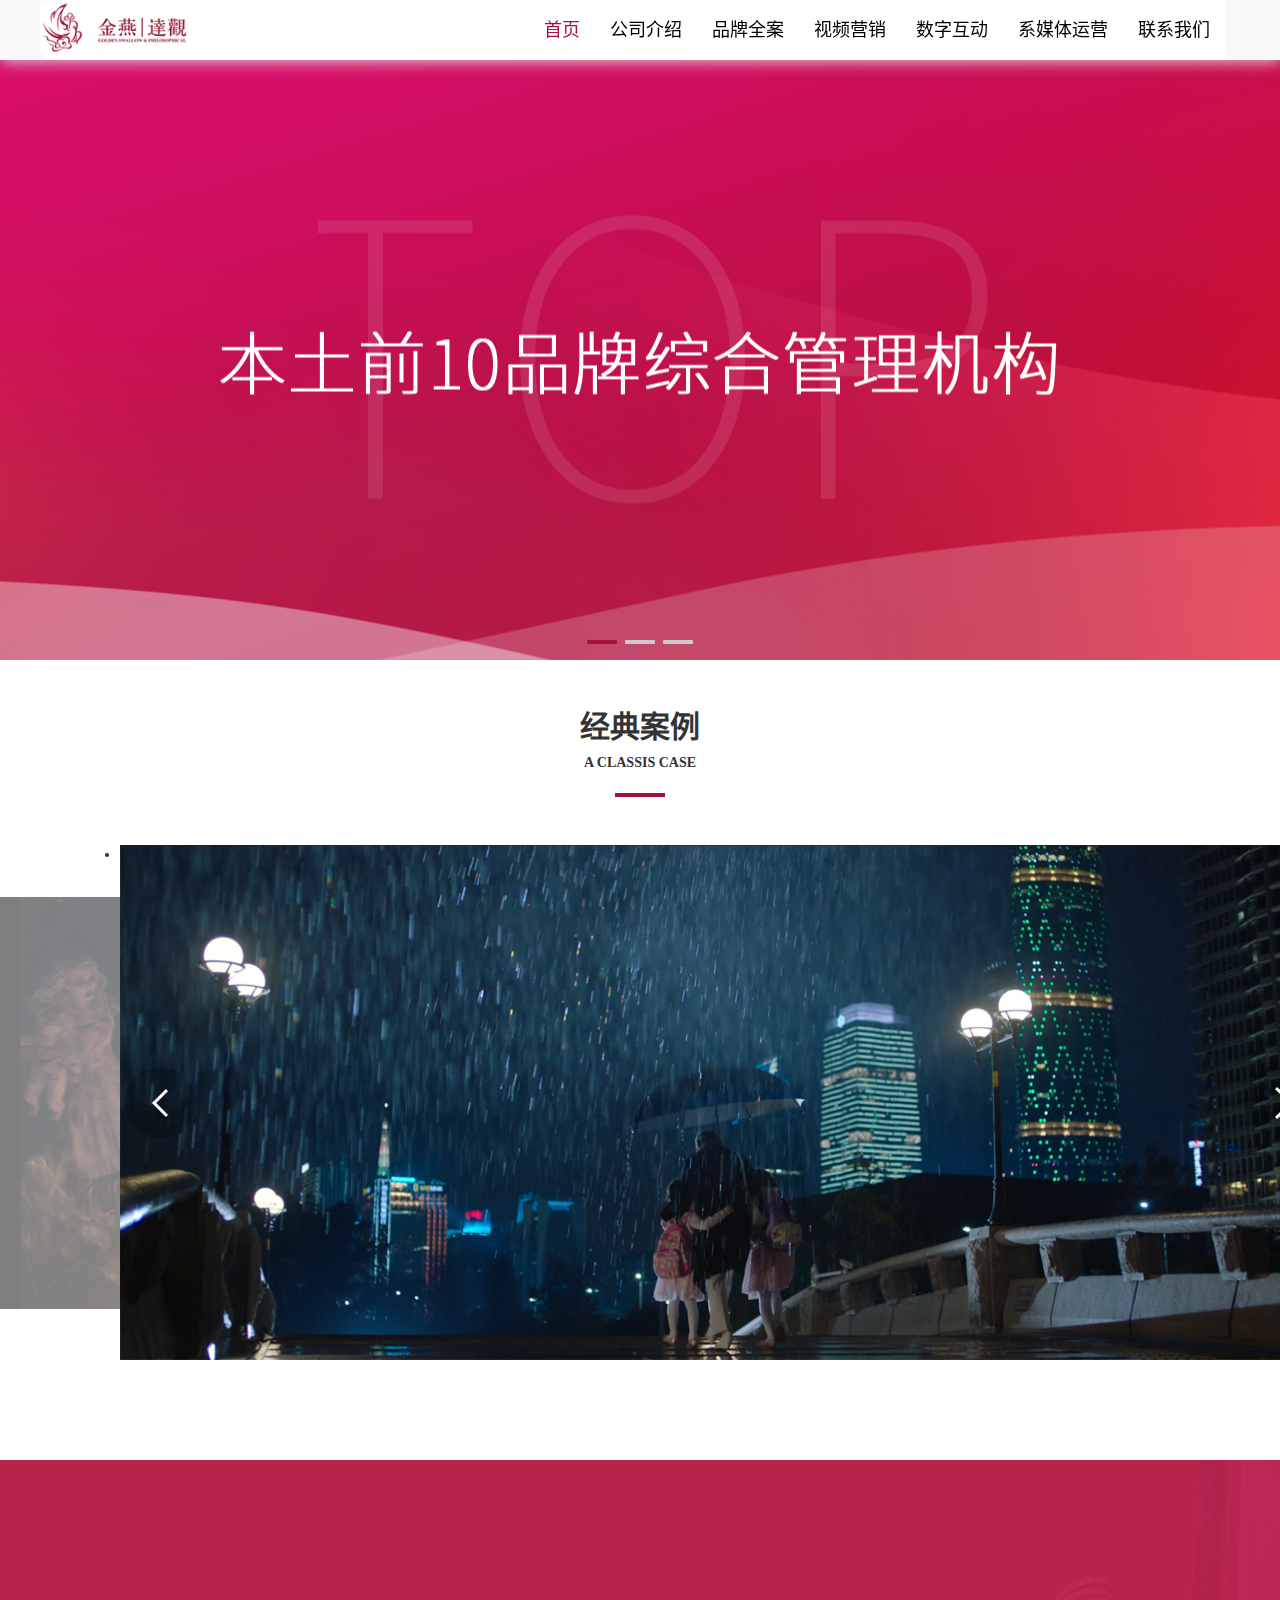
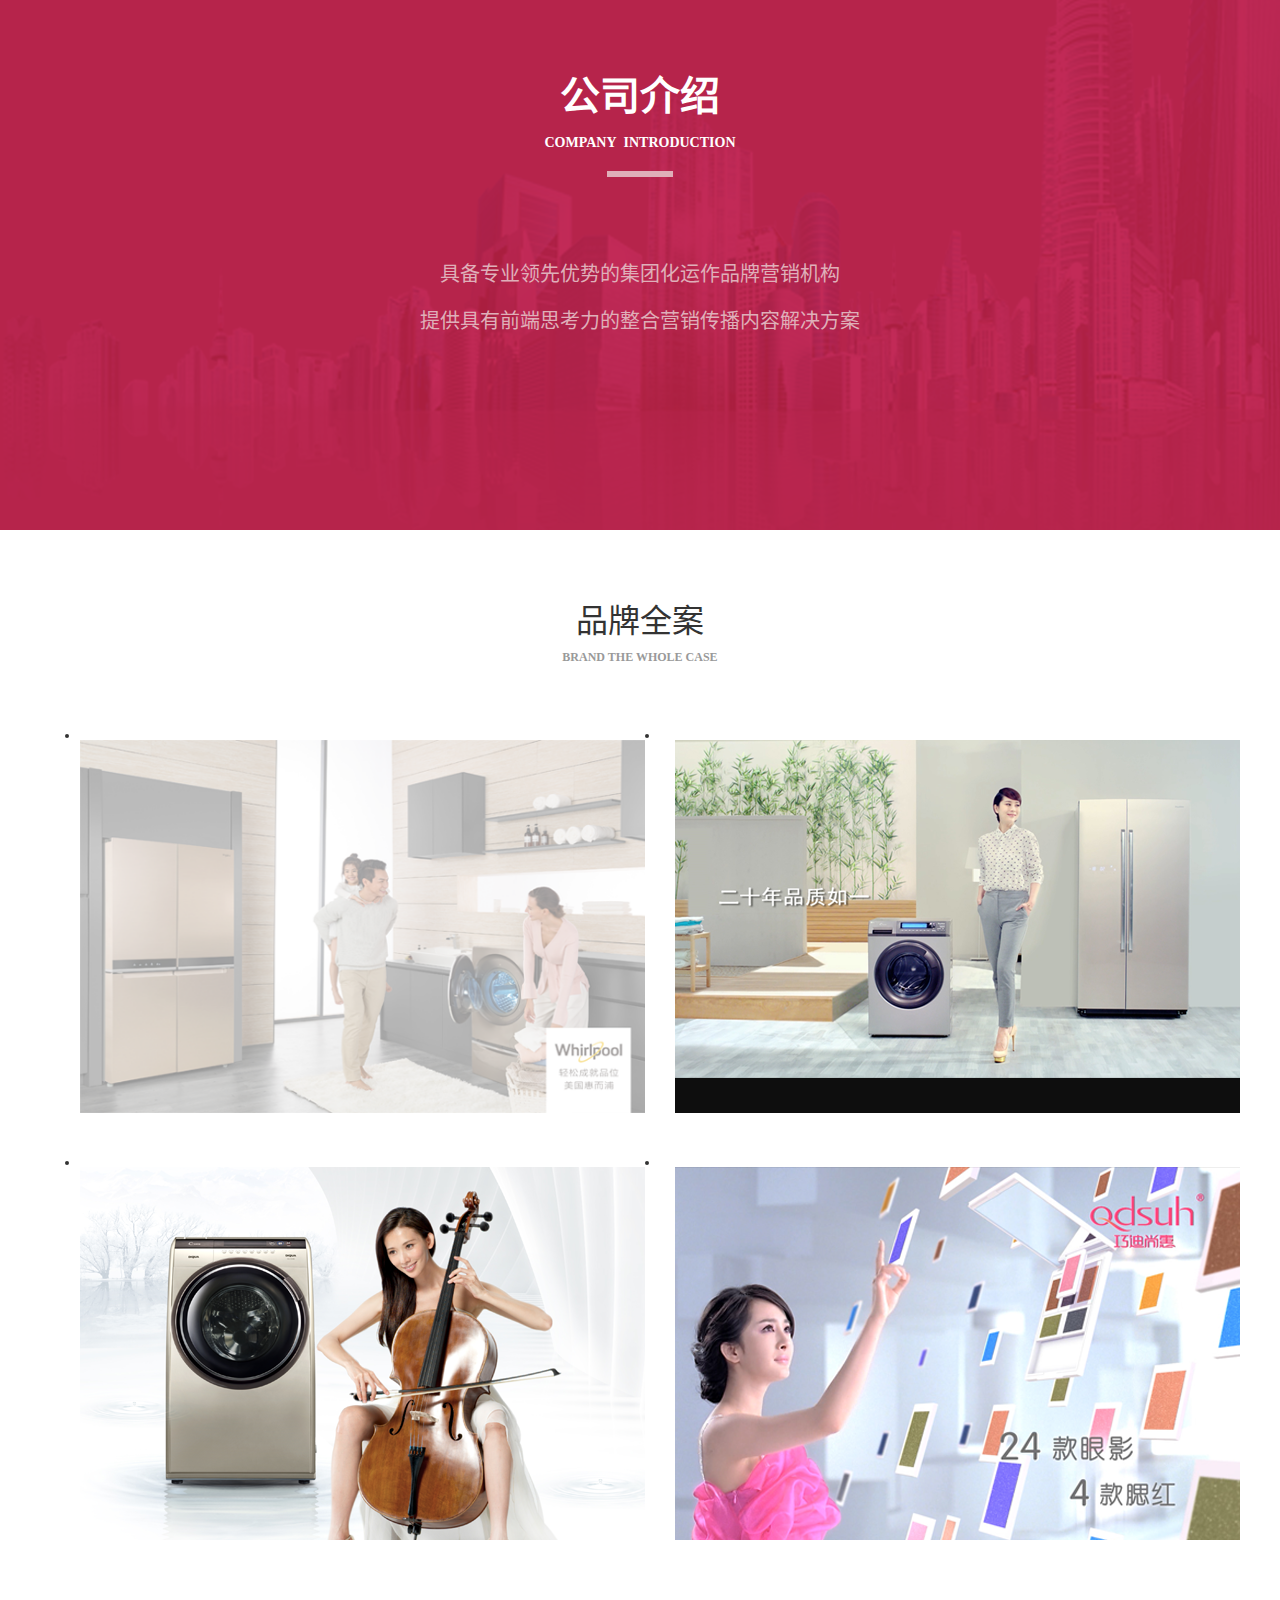
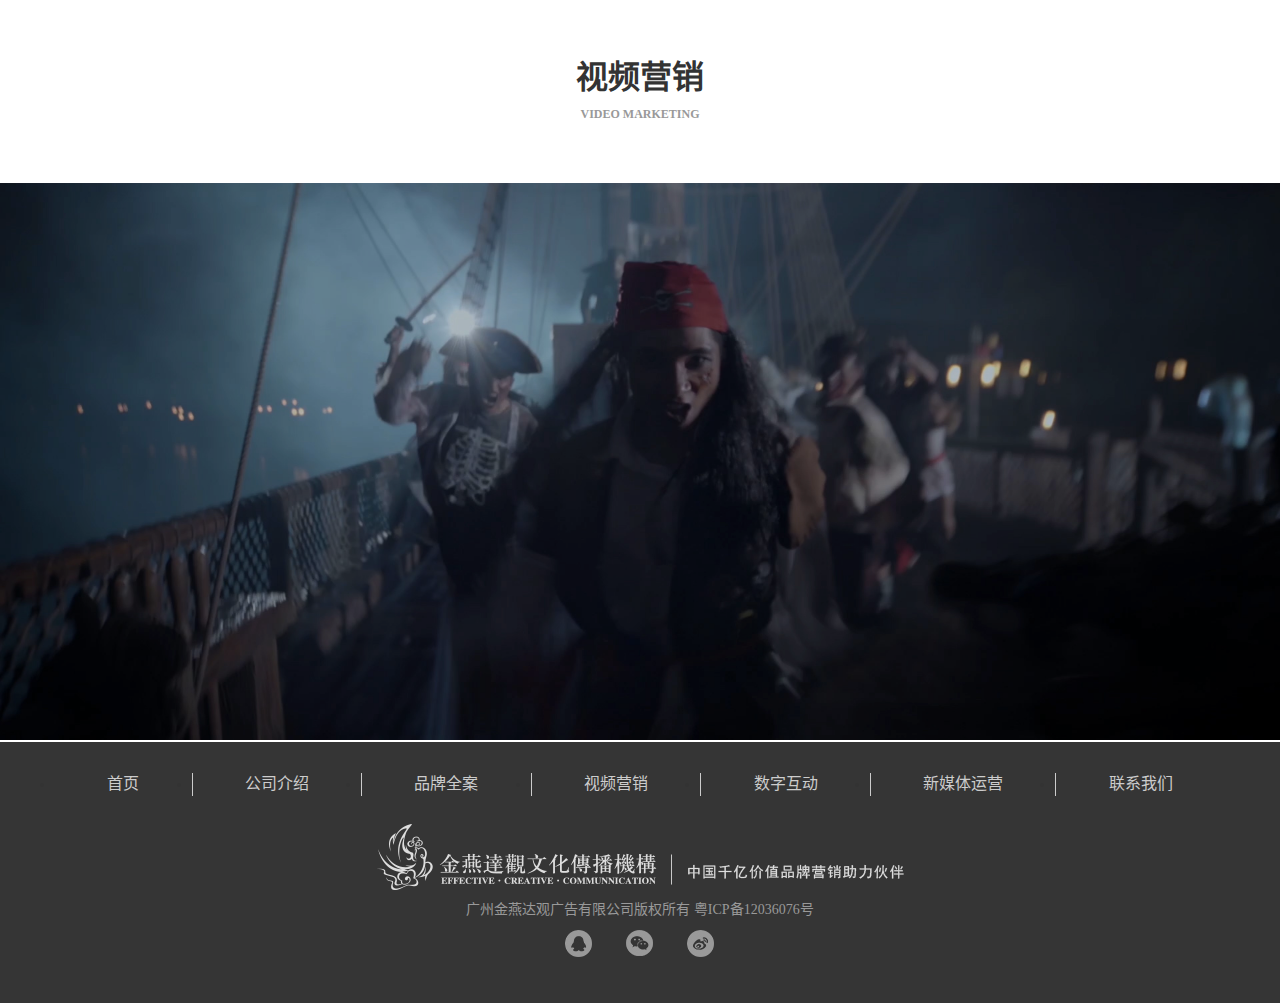
<file: template.html>
<!DOCTYPE html>
<html lang="zh-CN">
<head>
	<meta charset="utf-8">
	<meta http-equiv="X-UA-Compatible" content="IE=edge">
	<meta name="viewport" content="width=device-width, user-scalable=no, initial-scale=1.0, maximum-scale=1.0, minimum-scale=1.0">
	<script src="http://g.tbcdn.cn/mtb/lib-flexible/0.3.4/??flexible_css.js,flexible.js"></script>
	<!-- 上述3个meta标签*必须*放在最前面，任何其他内容都*必须*跟随其后！ -->
	<title>Bootstrap模板页面</title>
	<!-- Bootstrap -->
	<link href="lib/bootstrap/css/bootstrap.min.css" rel="stylesheet">
	<link rel="stylesheet" href="css/swiper-4.3.5.min.css">
	<!-- HTML5 shim 和 Respond.js 是为了让 IE8 支持 HTML5 元素和媒体查询（media queries）功能 -->
	<!-- 警告：通过 file:// 协议（就是直接将 html 页面拖拽到浏览器中）访问页面时 Respond.js 不起作用 -->
	<!--[if lt IE 9]>
	  <script src="https://cdn.jsdelivr.net/npm/html5shiv@3.7.3/dist/html5shiv.min.js"></script>
	  <script src="https://cdn.jsdelivr.net/npm/respond.js@1.4.2/dest/respond.min.js"></script>
	<![endif]-->
	<link rel="stylesheet" href="css/carousel.css">
	<link rel="stylesheet" href="css/style.css">
</head>
<body>

<!-- 网站头部部分 -->
<header id="base-header" class="clearfix">
	<nav class="navbar navbar-base">
	  <div class="container">
	    <!-- Brand and toggle get grouped for better mobile display -->
	    <div class="navbar-header">
	      <button type="button" class="navbar-toggle collapsed" data-toggle="collapse" data-target="#bs-example-navbar-collapse-1" aria-expanded="false">
	        <span class="sr-only">Toggle navigation</span>
	        <span class="icon-bar"></span>
	        <span class="icon-bar"></span>
	        <span class="icon-bar"></span>
	      </button>
	      <a class="navbar-brand" href="/"><img src="img/logo.png" height="100%" alt="金燕"></a>
	    </div>
	    <!-- Collect the nav links, forms, and other content for toggling -->
	    <div class="collapse navbar-collapse" id="bs-example-navbar-collapse-1">
	      <ul class="nav navbar-nav navbar-right">
	        <li><a href="index.html" class="on">首页</a></li>
	        <li><a href="#">公司介绍</a></li>
	        <li><a href="#">品牌全案</a></li>
	        <li><a href="#">视频营销</a></li>
	        <li><a href="#">数字互动</a></li>
	        <li><a href="#">系媒体运营</a></li>
	        <li><a href="#">联系我们</a></li>
			<!-- 二级菜单下拉 -->
			<!-- <li class="dropdown">
	          <a href="#" class="dropdown-toggle" data-toggle="dropdown" role="button" aria-haspopup="true" aria-expanded="false">Dropdown <span class="caret"></span></a>
	          <ul class="dropdown-menu">
	            <li><a href="#">Action</a></li>
	            <li><a href="#">Another action</a></li>
	            <li><a href="#">Something else here</a></li>
	            <li role="separator" class="divider"></li>
	            <li><a href="#">Separated link</a></li>
	          </ul>
	        </li> -->
	      </ul>
	    </div><!-- /.navbar-collapse -->
	  </div><!-- /.container-fluid -->
	</nav>
</header>
<!-- /网站头部部分 -->
<!-- 首页banner1 -->
<section id="banner">
	<div class="swiper-container" id="index-banner">
		<div class="swiper-wrapper" style="height: 600px">
			<div class="swiper-slide" style="background: url(img/banner2.png) no-repeat center;"></div>
			<div class="swiper-slide" style="background: url(img/banner3.png) no-repeat center;"></div>
			<div class="swiper-slide" style="background: url(img/banner4.png) no-repeat center;"></div>
		</div>
		<!-- Add Pagination -->
		<div class="swiper-pagination"></div>
	</div>
</section>
<!-- /首页banner1 -->

<!-- 首页banner2 -->
<section class="index-classic">
	<div class="title">
		<h2>经典案例</h2>
		<p>A CLASSIS CASE</p>
		<span class="red-bar"></span>		
	</div>
	<div class = "caroursel poster-main" data-setting = '{
        "width":1440,
        "height":515,
        "posterWidth":1200,
        "posterHeight":515,
        "scale":0.8,
        "dealy":"2000",
        "algin":"middle"
    }'>
	        <ul class = "poster-list">
	            <li class = "poster-item"><img src="img/classic-banner1.png" width = "100%" height="100%"></li>
	            <li class = "poster-item"><img src="img/classic-banner2.png" width = "100%" height="100%"></li>
	            <li class = "poster-item"><img src="img/classic-banner3.png" width = "100%" height="100%"></li>
	        </ul>
        <div class = "poster-btn poster-prev-btn"></div>
        <div class = "poster-btn poster-next-btn"></div>
    </div>
</section>
<!-- /首页banner2 -->

<!-- 公司介绍 -->
<section class="index-about">
	<h2>公司介绍</h2>
	<p>COMPANY INTRODUCTION</p>
	<span class="white-bar"></span>
	<div>具备专业领先优势的集团化运作品牌营销机构 </div>
	<div>提供具有前端思考力的整合营销传播内容解决方案</div>
</section>
<!-- /公司介绍 -->
<!-- 品牌全案 -->
<section class="index-brand container">
	<h2>品牌全案</h2>
	<p>BRAND THE WHOLE CASE</p>
	<ul class="row">
		<li class="col-md-6" style="padding-right: 15px;">
			<div class="clearfix">
			<img src="img/brand-1.png" alt="" class="pull-left">
			<div class="mask">
				<p>惠而浦案例</p>
				<a href="#" class="more">MORE+</a>
			</div>
			</div>
		</li>
		<li class="col-md-6" style="padding-left: 15px;">
			<div class="clearfix">
				<img src="img/brand-2.png" alt="" class="pull-right">
				<div class="mask">
					<p>西门子案例</p>
					<a href="#" class="more">MORE+</a>
				</div>
			</div>
		</li>
		<li class="col-md-6" style="padding-right: 15px;">
			<div class="clearfix">
				<img src="img/brand-3.png" alt="" class="pull-left">
				<div class="mask">
					<p>康尔家案例</p>
					<a href="#" class="more">MORE+</a>
				</div>
			</div>
		</li>
		<li class="col-md-6" style="padding-left: 15px;">
			<div class="clearfix">
				<img src="img/brand-4.png" alt="" class="pull-right">
				<div class="mask">
					<p>巧迪尚案例</p>
					<a href="#" class="more">MORE+</a>
				</div>
			</div>
		</li>
	</ul>
</section>
<!-- /品牌全案 -->
<!-- 视频营销 -->
<div class="index-video">
	<h2>视频营销</h2>
	<p>VIDEO MARKETING</p>
	<img src="img/index-video.png" alt="" width="100%">
</div>
<!-- /视频营销 -->


<footer class="base-footer">
	<ul class="container">
		<li><a href="index.html">首页</a></li>
		<li><a href="#">公司介绍</a></li>
		<li><a href="#">品牌全案</a></li>
		<li><a href="#">视频营销</a></li>
		<li><a href="#">数字互动</a></li>
		<li><a href="#">新媒体运营</a></li>
		<li><a href="#">联系我们</a></li>
	</ul>
	<div style="margin-top: 28px;margin-bottom: 10px;">
		<img src="img/footer-logo.png" alt="">
	</div>
	<p>广州金燕达观广告有限公司版权所有 粤ICP备12036076号</p>
	<div>
		<img src="img/qq.jpg" alt="">
		<img src="img/weixin.jpg" alt="">
		<img src="img/weibo.jpg" alt="">
	</div>
</footer>

<!-- jQuery (Bootstrap 的所有 JavaScript 插件都依赖 jQuery，所以必须放在前边) -->
<script src="https://cdn.jsdelivr.net/npm/jquery@1.12.4/dist/jquery.min.js"></script>
<!-- 加载 Bootstrap 的所有 JavaScript 插件。你也可以根据需要只加载单个插件。 -->
<script src="https://cdn.jsdelivr.net/npm/bootstrap@3.3.7/dist/js/bootstrap.min.js"></script>
<script src="lib/jquery.carousel.js"></script>
<script type="text/javascript" src="lib/swiper-4.3.5.min.js"></script>

<script>
	Caroursel.init($('.caroursel'));
	var swiper = new Swiper('#index-banner', {
      
      autoplay: {
        delay: 4000,
        disableOnInteraction: true,
      },
      pagination: {
        el: '.swiper-pagination',
        clickable: true,
      },
    });
</script>
</body>
</html>
</file>
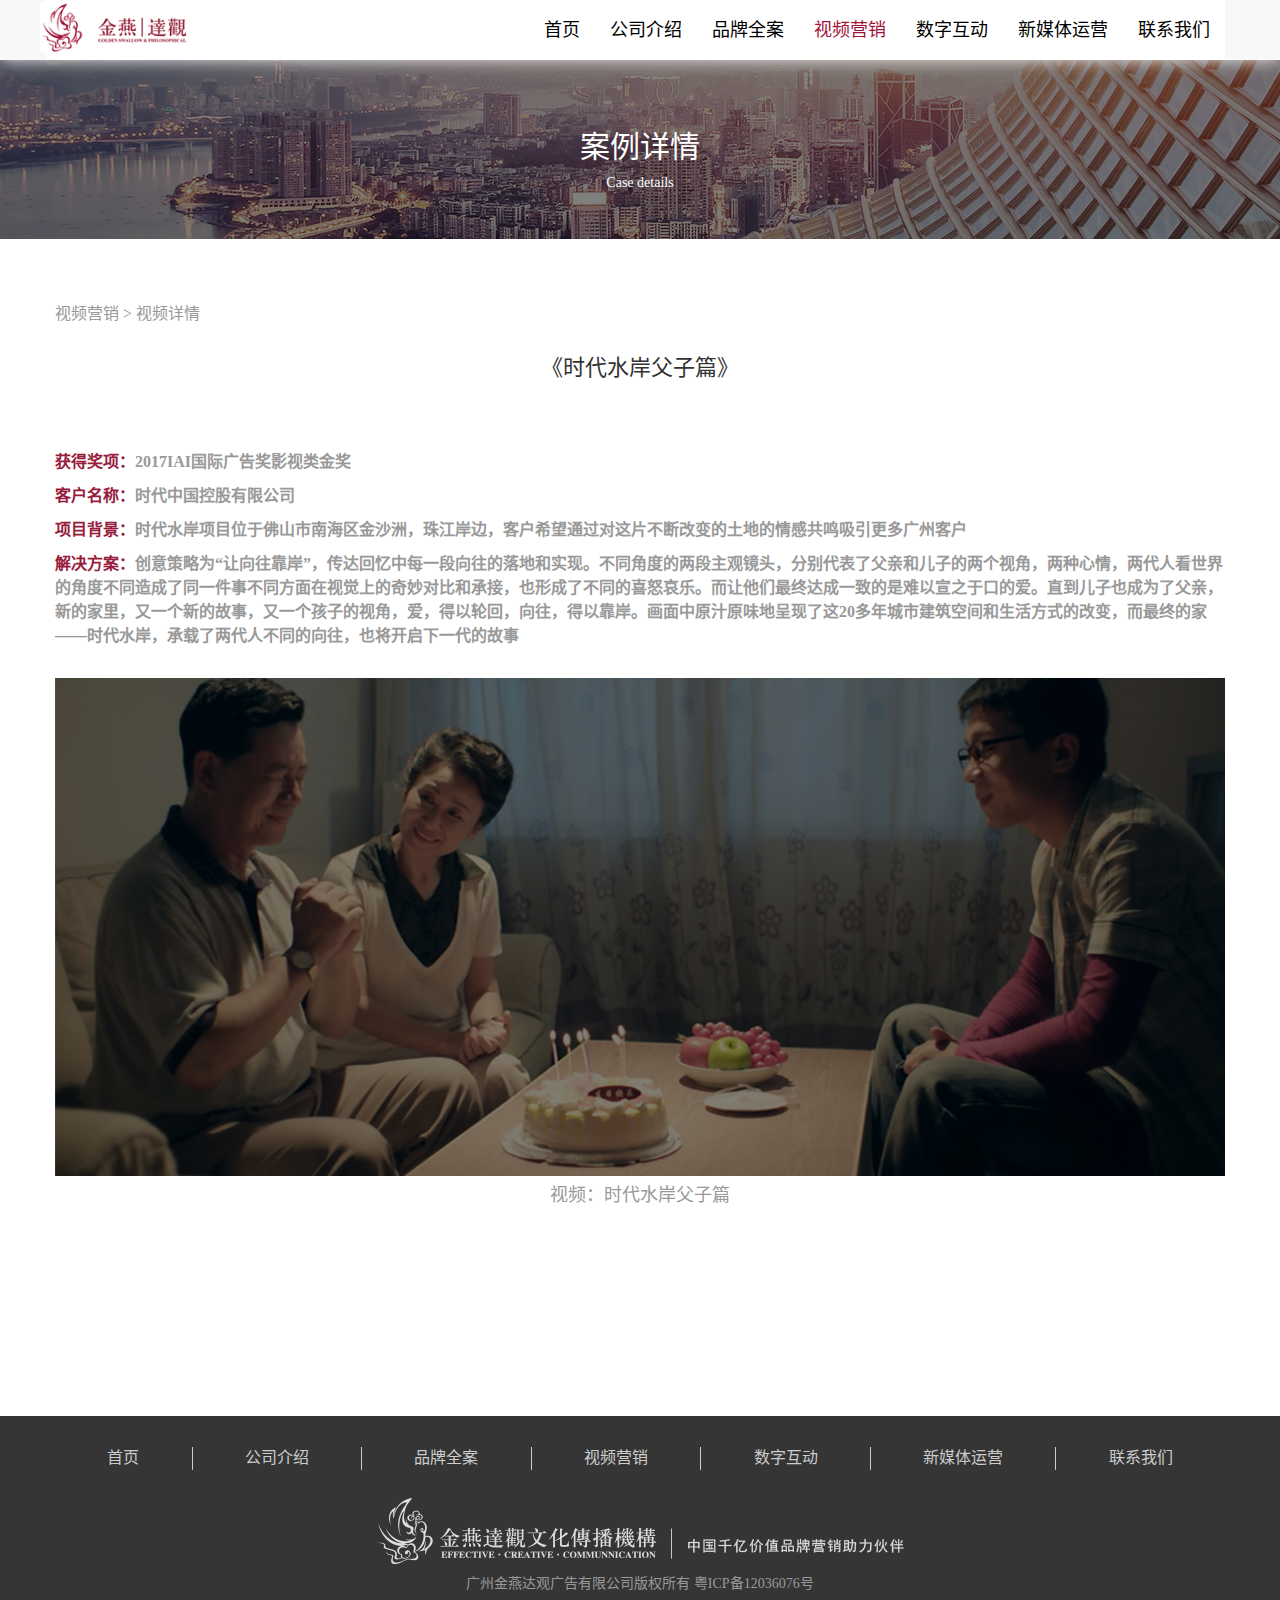
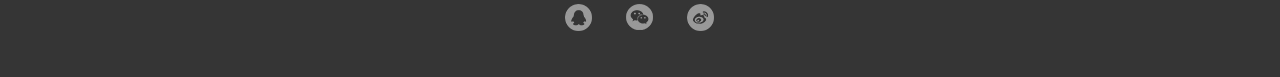
<file: video-details.html>
<!DOCTYPE html>
<html lang="zh-CN">
<head>
	<meta charset="utf-8">
	<meta http-equiv="X-UA-Compatible" content="IE=edge">
	<meta name="viewport" content="width=device-width, user-scalable=no, initial-scale=1.0, maximum-scale=1.0, minimum-scale=1.0">
	<script src="http://g.tbcdn.cn/mtb/lib-flexible/0.3.4/??flexible_css.js,flexible.js"></script>
	<!-- 上述3个meta标签*必须*放在最前面，任何其他内容都*必须*跟随其后！ -->
	<title>金燕-视频案例-视频详情</title>
	<!-- Bootstrap -->
	<link href="lib/bootstrap/css/bootstrap.min.css" rel="stylesheet">
	<link rel="stylesheet" href="css/swiper-4.3.5.min.css">
	<!-- HTML5 shim 和 Respond.js 是为了让 IE8 支持 HTML5 元素和媒体查询（media queries）功能 -->
	<!-- 警告：通过 file:// 协议（就是直接将 html 页面拖拽到浏览器中）访问页面时 Respond.js 不起作用 -->
	<!--[if lt IE 9]>
	  <script src="https://cdn.jsdelivr.net/npm/html5shiv@3.7.3/dist/html5shiv.min.js"></script>
	  <script src="https://cdn.jsdelivr.net/npm/respond.js@1.4.2/dest/respond.min.js"></script>
	<![endif]-->
	<link rel="stylesheet" href="css/carousel.css">
	<link rel="stylesheet" href="css/style.css">
</head>
<body>

<!-- 网站头部部分 -->
<header id="base-header" class="clearfix">
	<nav class="navbar navbar-base">
	  <div class="container">
	    <!-- Brand and toggle get grouped for better mobile display -->
	    <div class="navbar-header">
	      <button type="button" class="navbar-toggle collapsed" data-toggle="collapse" data-target="#bs-example-navbar-collapse-1" aria-expanded="false">
	        <span class="sr-only">Toggle navigation</span>
	        <span class="icon-bar"></span>
	        <span class="icon-bar"></span>
	        <span class="icon-bar"></span>
	      </button>
	      <a class="navbar-brand" href="/"><img src="img/logo.png" height="100%" alt="金燕"></a>
	    </div>
	    <!-- Collect the nav links, forms, and other content for toggling -->
	    <div class="collapse navbar-collapse" id="bs-example-navbar-collapse-1">
	      <ul class="nav navbar-nav navbar-right">
	        <li><a href="index.html">首页</a></li>
	        <li><a href="about.html">公司介绍</a></li>
	        <li><a href="brandfullcase.html">品牌全案</a></li>
	        <li><a href="videomarkeing.html" class="on">视频营销</a></li>
	        <li><a href="DigitalInteractive.html">数字互动</a></li>
	        <li><a href="newmedia.html">新媒体运营</a></li>
	        <li><a href="contact.html">联系我们</a></li>
			<!-- 二级菜单下拉 -->
			<!-- <li class="dropdown">
	          <a href="#" class="dropdown-toggle" data-toggle="dropdown" role="button" aria-haspopup="true" aria-expanded="false">Dropdown <span class="caret"></span></a>
	          <ul class="dropdown-menu">
	            <li><a href="#">Action</a></li>
	            <li><a href="#">Another action</a></li>
	            <li><a href="#">Something else here</a></li>
	            <li role="separator" class="divider"></li>
	            <li><a href="#">Separated link</a></li>
	          </ul>
	        </li> -->
	      </ul>
	    </div><!-- /.navbar-collapse -->
	  </div><!-- /.container-fluid -->
	</nav>
</header>
<!-- /网站头部部分 -->

<!-- banner -->
<section class="base-banner" style="margin-bottom: 64px;">
	<h2>案例详情</h2>
	<p>Case details</p>
</section>
<!-- /banner -->
<!-- 当前位置 -->
<section class="container">
	<p style="font-size: 16px;color: #999;"><a href="brandfullcase.html">视频营销</a> > <a href="#">视频详情</a></p>
</section>
<!-- /当前位置 -->

<!-- 详情内容部分 -->
<section class="container video-content">
	<h1 class="text-center">《时代水岸父子篇》</h1>
	<div class="text-content">
		<p><span class="red-font">获得奖项：</span>2017IAI国际广告奖影视类金奖</p>
		<p><span class="red-font">客户名称：</span>时代中国控股有限公司</p>
		<p><span class="red-font">项目背景：</span>时代水岸项目位于佛山市南海区金沙洲，珠江岸边，客户希望通过对这片不断改变的土地的情感共鸣吸引更多广州客户</p>
		<p><span class="red-font">解决方案：</span>创意策略为“让向往靠岸”，传达回忆中每一段向往的落地和实现。不同角度的两段主观镜头，分别代表了父亲和儿子的两个视角，两种心情，两代人看世界的角度不同造成了同一件事不同方面在视觉上的奇妙对比和承接，也形成了不同的喜怒哀乐。而让他们最终达成一致的是难以宣之于口的爱。直到儿子也成为了父亲，新的家里，又一个新的故事，又一个孩子的视角，爱，得以轮回，向往，得以靠岸。画面中原汁原味地呈现了这20多年城市建筑空间和生活方式的改变，而最终的家——时代水岸，承载了两代人不同的向往，也将开启下一代的故事</p>
	</div>
	<div class="video-link">
		<img src="img/video-5.png" alt="" width="100%">
		<h4 class="text-center">视频：时代水岸父子篇</h4>
	</div>
</section>

<!-- /详情内容部分 -->

<!-- 网站底部 -->
<footer class="base-footer">
	<ul class="container">
		<li><a href="index.html">首页</a></li>
		<li><a href="about.html">公司介绍</a></li>
		<li><a href="brandfullcase.html">品牌全案</a></li>
		<li><a href="videomarkeing.html">视频营销</a></li>
		<li><a href="DigitalInteractive.html">数字互动</a></li>
		<li><a href="newmedia.html">新媒体运营</a></li>
		<li><a href="contact.html">联系我们</a></li>
	</ul>
	<div style="margin-top: 28px;margin-bottom: 10px;">
		<img src="img/footer-logo.png" alt="">
	</div>
	<p>广州金燕达观广告有限公司版权所有 粤ICP备12036076号</p>
	<div>
		<img src="img/qq.jpg" alt="">
		<img src="img/weixin.jpg" alt="">
		<img src="img/weibo.jpg" alt="">
	</div>
</footer>
<!-- jQuery (Bootstrap 的所有 JavaScript 插件都依赖 jQuery，所以必须放在前边) -->
<script src="https://cdn.jsdelivr.net/npm/jquery@1.12.4/dist/jquery.min.js"></script>
<!-- 加载 Bootstrap 的所有 JavaScript 插件。你也可以根据需要只加载单个插件。 -->
<script src="https://cdn.jsdelivr.net/npm/bootstrap@3.3.7/dist/js/bootstrap.min.js"></script>
<script src="lib/jquery.carousel.js"></script>
<script type="text/javascript" src="lib/swiper-4.3.5.min.js"></script>
</body>
</html>
</file>
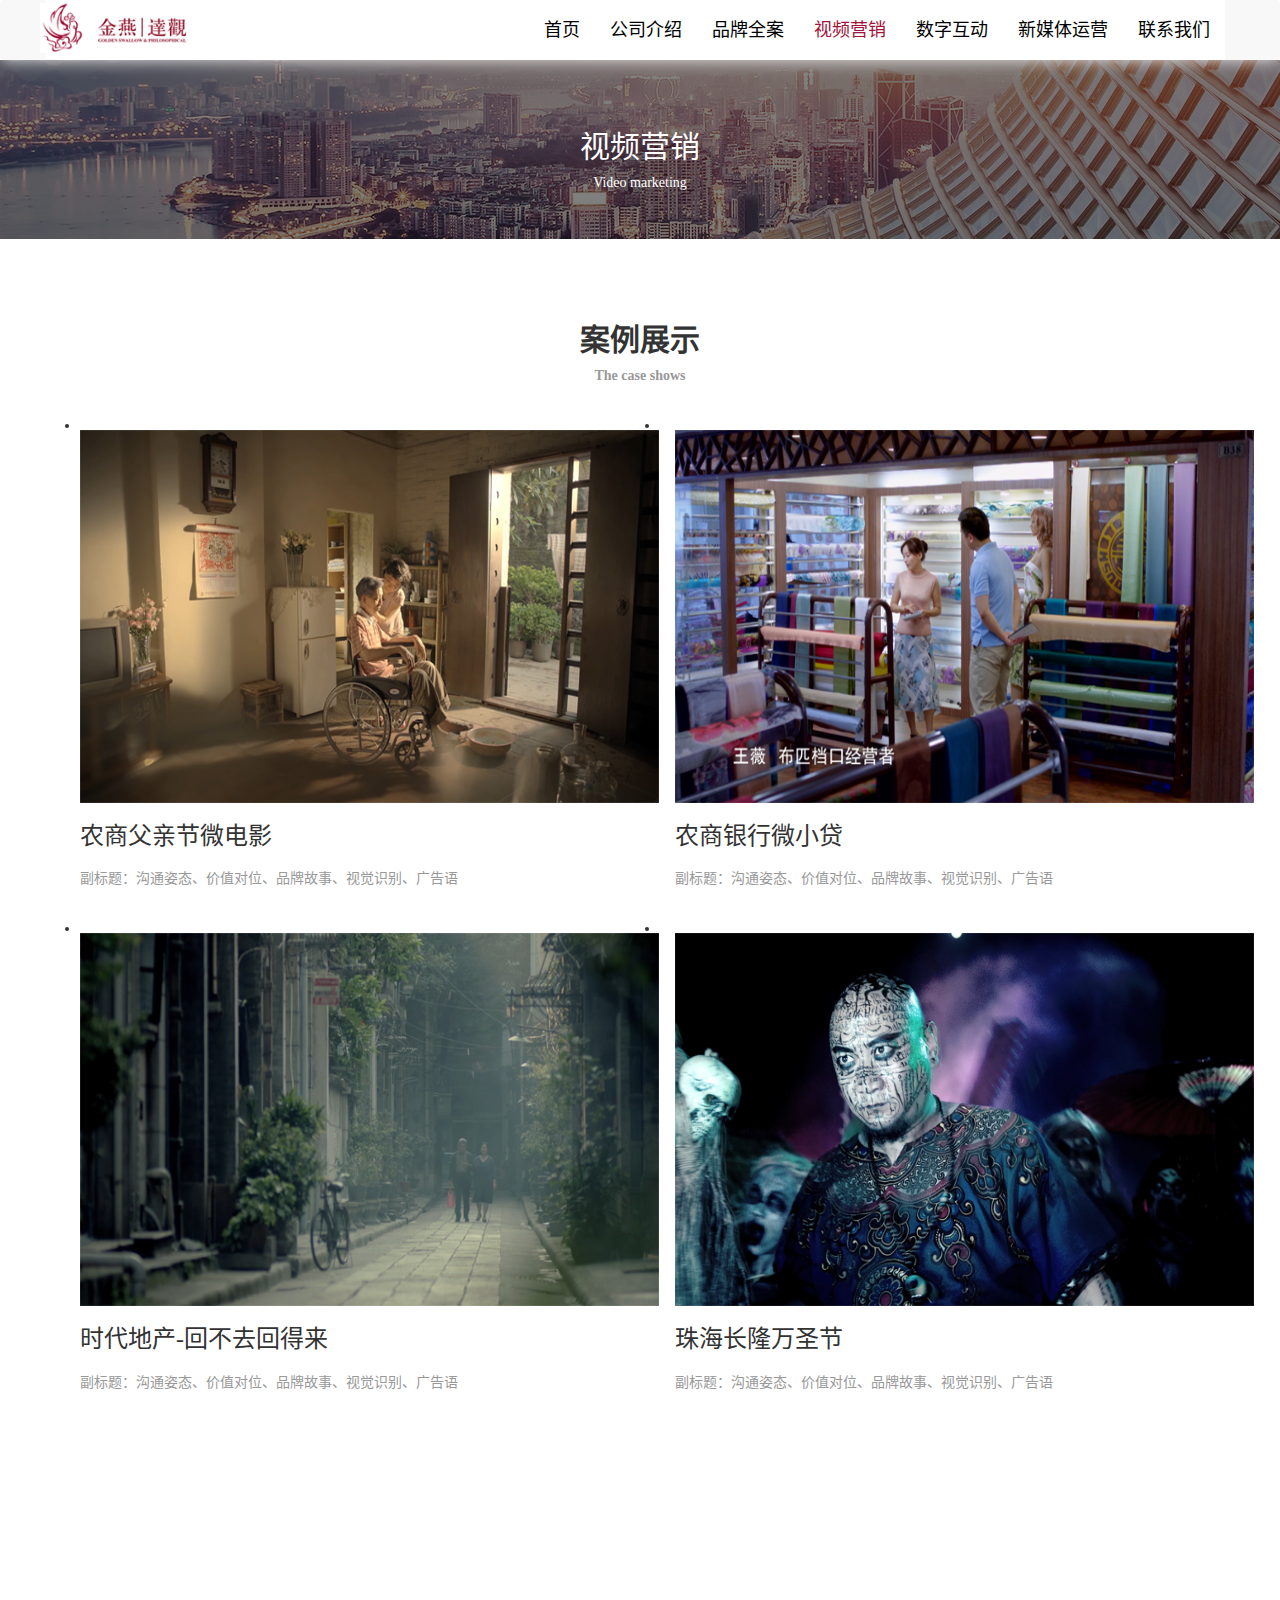
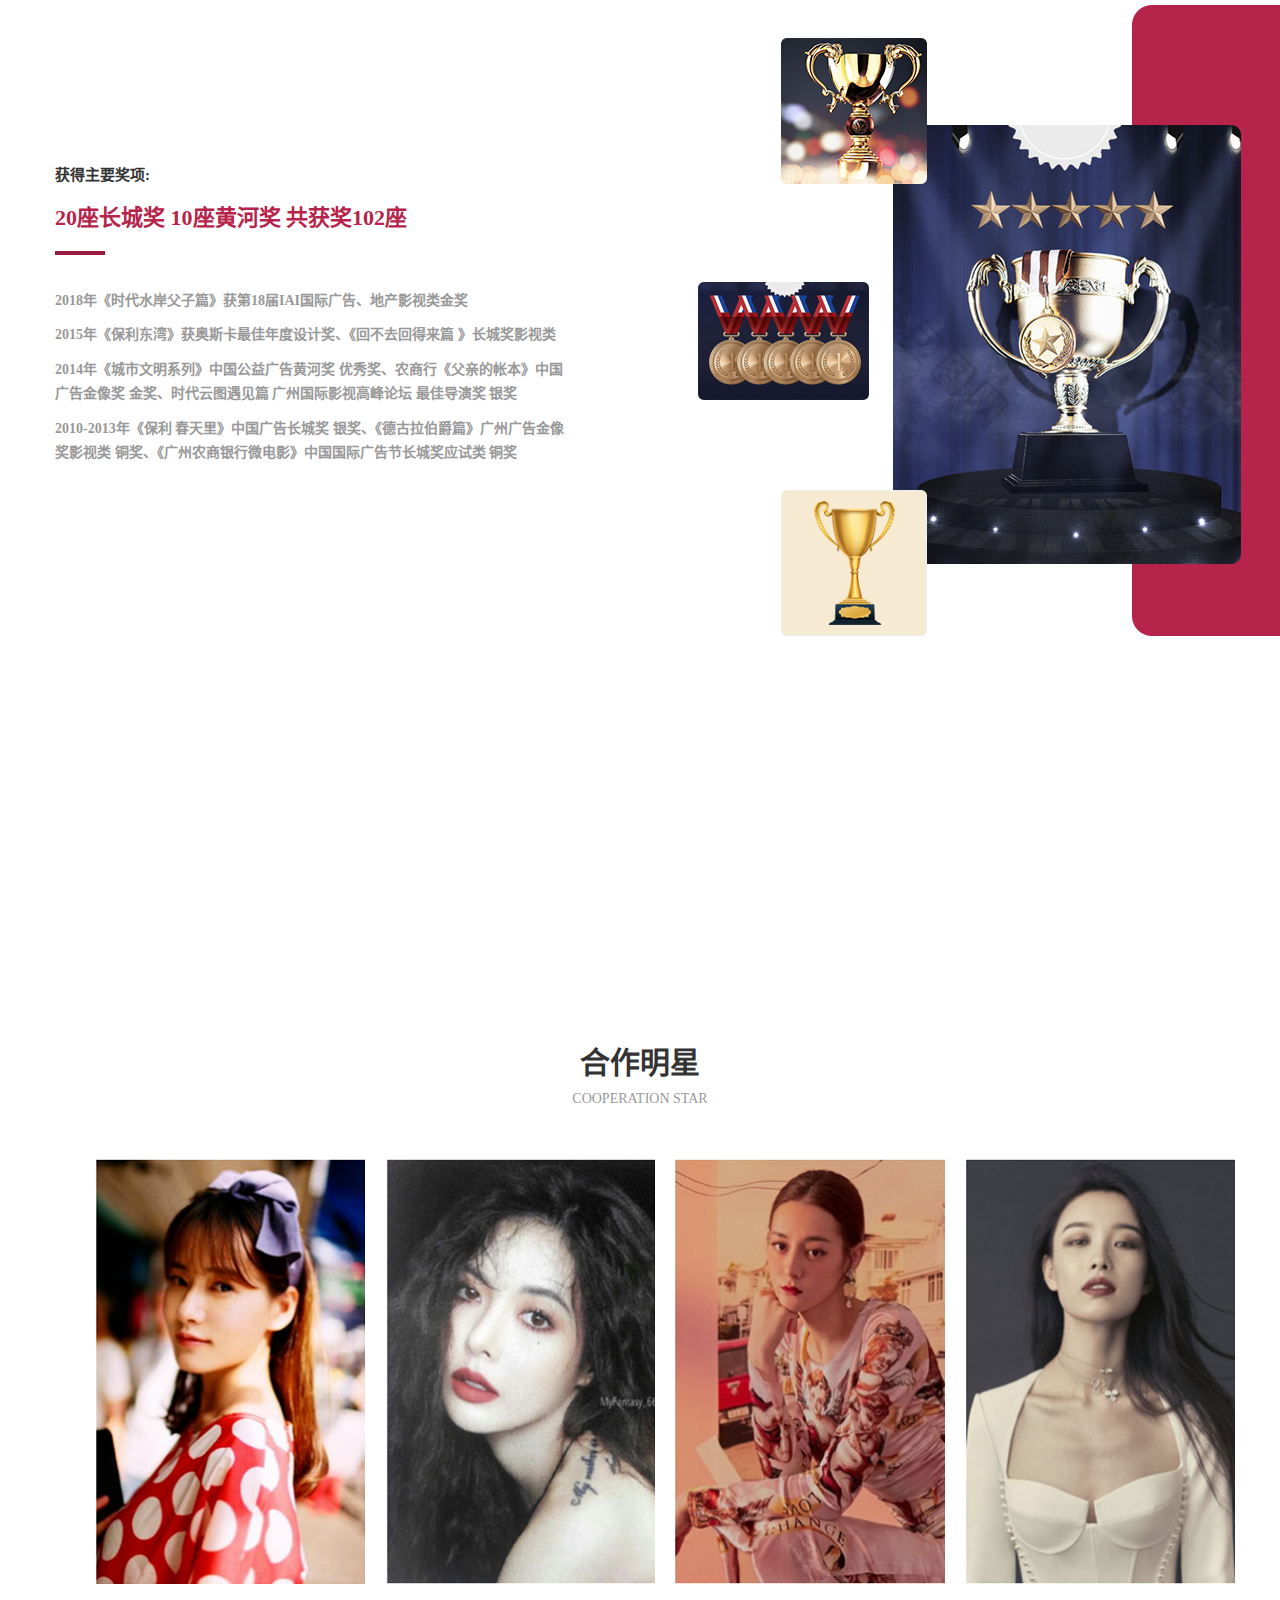
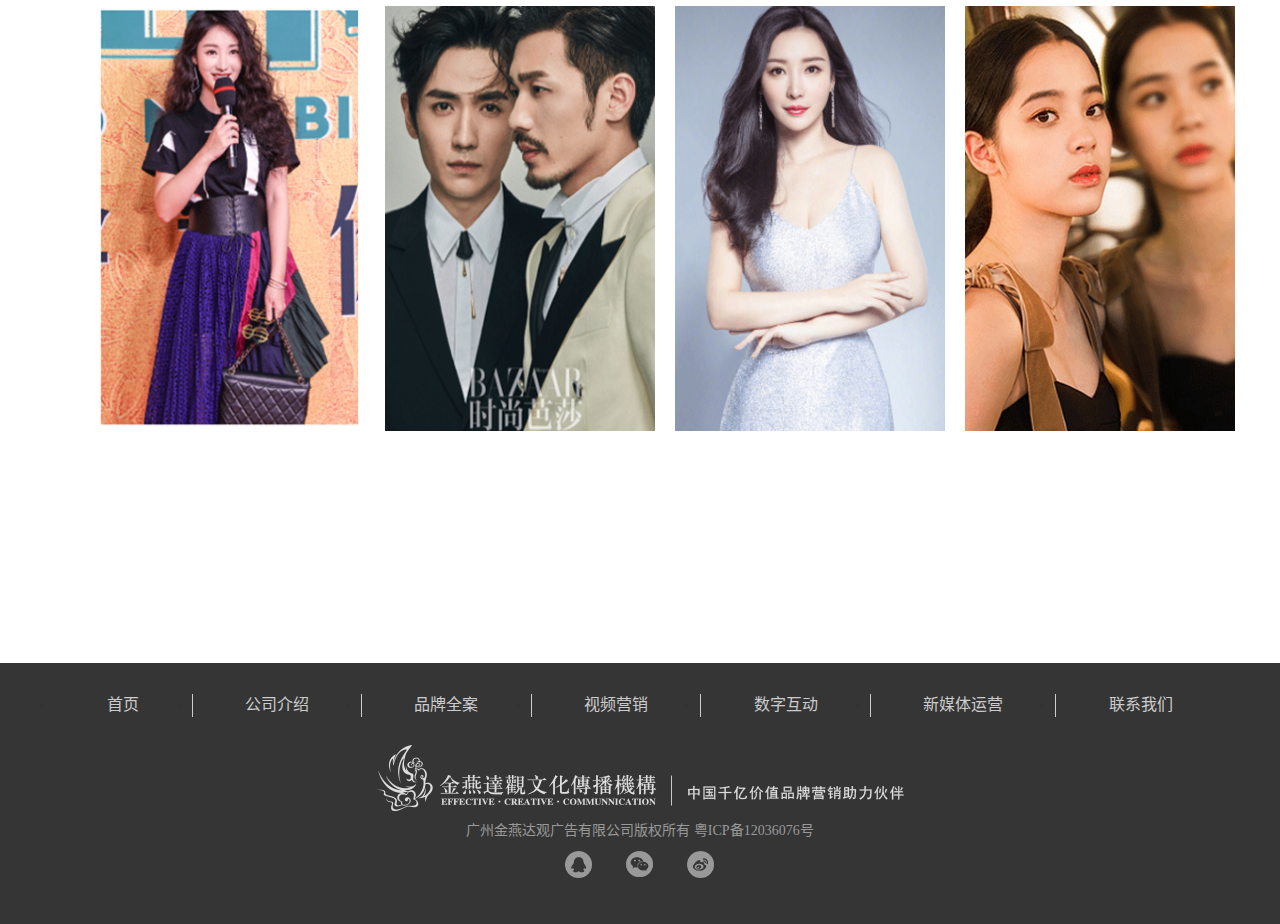
<file: videomarkeing.html>
<!DOCTYPE html>
<html lang="zh-CN">
<head>
	<meta charset="utf-8">
	<meta http-equiv="X-UA-Compatible" content="IE=edge">
	<meta name="viewport" content="width=device-width, user-scalable=no, initial-scale=1.0, maximum-scale=1.0, minimum-scale=1.0">
	<script src="http://g.tbcdn.cn/mtb/lib-flexible/0.3.4/??flexible_css.js,flexible.js"></script>
	<!-- 上述3个meta标签*必须*放在最前面，任何其他内容都*必须*跟随其后！ -->
	<title>金燕-视频营销</title>
	<!-- Bootstrap -->
	<link href="lib/bootstrap/css/bootstrap.min.css" rel="stylesheet">
	<link rel="stylesheet" href="css/swiper-4.3.5.min.css">
	<!-- HTML5 shim 和 Respond.js 是为了让 IE8 支持 HTML5 元素和媒体查询（media queries）功能 -->
	<!-- 警告：通过 file:// 协议（就是直接将 html 页面拖拽到浏览器中）访问页面时 Respond.js 不起作用 -->
	<!--[if lt IE 9]>
	  <script src="https://cdn.jsdelivr.net/npm/html5shiv@3.7.3/dist/html5shiv.min.js"></script>
	  <script src="https://cdn.jsdelivr.net/npm/respond.js@1.4.2/dest/respond.min.js"></script>
	<![endif]-->
	<link rel="stylesheet" href="css/carousel.css">
	<link rel="stylesheet" href="css/style.css">
</head>
<body>

<!-- 网站头部部分 -->
<header id="base-header" class="clearfix">
	<nav class="navbar navbar-base">
	  <div class="container">
	    <!-- Brand and toggle get grouped for better mobile display -->
	    <div class="navbar-header">
	      <button type="button" class="navbar-toggle collapsed" data-toggle="collapse" data-target="#bs-example-navbar-collapse-1" aria-expanded="false">
	        <span class="sr-only">Toggle navigation</span>
	        <span class="icon-bar"></span>
	        <span class="icon-bar"></span>
	        <span class="icon-bar"></span>
	      </button>
	      <a class="navbar-brand" href="/"><img src="img/logo.png" height="100%" alt="金燕"></a>
	    </div>
	    <!-- Collect the nav links, forms, and other content for toggling -->
	    <div class="collapse navbar-collapse" id="bs-example-navbar-collapse-1">
	      <ul class="nav navbar-nav navbar-right">
	        <li><a href="index.html">首页</a></li>
	        <li><a href="about.html">公司介绍</a></li>
	        <li><a href="brandfullcase.html">品牌全案</a></li>
	        <li><a href="videomarkeing.html" class="on">视频营销</a></li>
	        <li><a href="DigitalInteractive.html">数字互动</a></li>
	        <li><a href="newmedia.html">新媒体运营</a></li>
	        <li><a href="contact.html">联系我们</a></li>
			<!-- 二级菜单下拉 -->
			<!-- <li class="dropdown">
	          <a href="#" class="dropdown-toggle" data-toggle="dropdown" role="button" aria-haspopup="true" aria-expanded="false">Dropdown <span class="caret"></span></a>
	          <ul class="dropdown-menu">
	            <li><a href="#">Action</a></li>
	            <li><a href="#">Another action</a></li>
	            <li><a href="#">Something else here</a></li>
	            <li role="separator" class="divider"></li>
	            <li><a href="#">Separated link</a></li>
	          </ul>
	        </li> -->
	      </ul>
	    </div><!-- /.navbar-collapse -->
	  </div><!-- /.container-fluid -->
	</nav>
</header>
<!-- /网站头部部分 -->
<!-- banner -->
<!-- banner -->
<section class="base-banner" style="margin-bottom: 64px;">
	<h2>视频营销</h2>
	<p>Video marketing</p>
</section>
<!-- /banner -->
<!-- /banner -->

<!-- 案例列表 -->
<section class="container brandfullcase">
	<h2 class="text-center">案例展示</h2>
	<p class="text-center" style="margin-bottom: 30px;">The case shows</p>
	<ul class="row">
		<li class="col-md-6 clearfix">
			<a href="#">
				<img src="img/video-1.png" alt="">
				<h3>农商父亲节微电影</h3>
				<p>副标题：沟通姿态、价值对位、品牌故事、视觉识别、广告语</p>
			</a>
		</li>
		<li class="col-md-6 clearfix">
			<a href="#">
				<img src="img/video-2.png" alt="">
				<h3>农商银行微小贷</h3>
				<p>副标题：沟通姿态、价值对位、品牌故事、视觉识别、广告语</p>
			</a>
		</li>
		<li class="col-md-6 clearfix">
			<a href="#">
				<img src="img/video-3.png" alt="">
				<h3>时代地产-回不去回得来</h3>
				<p>副标题：沟通姿态、价值对位、品牌故事、视觉识别、广告语</p>
			</a>
		</li>
		<li class="col-md-6 clearfix">
			<a href="#">
				<img src="img/video-4.png" alt="">
				<h3>珠海长隆万圣节</h3>
				<p>副标题：沟通姿态、价值对位、品牌故事、视觉识别、广告语</p>
			</a>
		</li>
	</ul>
</section>
<!-- /案例列表 -->

<!-- 奖杯部分 -->
<section class="trophy">
	<div class="container">
		<div class="row">
			<div class="col-md-6">
				<strong>获得主要奖项:</strong>
				<h2>20座长城奖 10座黄河奖 共获奖102座</h2>
				<div class="red-bar"></div>


				<p>2018年《时代水岸父子篇》获第18届IAI国际广告、地产影视类金奖</p>
				<p>2015年《保利东湾》获奥斯卡最佳年度设计奖、《回不去回得来篇 》长城奖影视类</p>
				<p>2014年《城市文明系列》中国公益广告黄河奖 优秀奖、农商行《父亲的帐本》中国广告金像奖 金奖、时代云图遇见篇  广州国际影视高峰论坛  最佳导演奖  银奖</p>
				<p>2010-2013年《保利 春天里》中国广告长城奖 银奖、《德古拉伯爵篇》广州广告金像奖影视类  铜奖、《广州农商银行微电影》中国国际广告节长城奖应试类  铜奖</p>
			</div>
		</div>
	</div>
</section>
<!-- /奖杯部分 -->

<!-- 明星合作 -->
<section class="star container">
	<h2>合作明星</h2>
	<p class="text-uppercase">Cooperation star</p>
	<ul class="row">
		<li class="col-xs-3">
			<img src="img/star-1.png" alt="" width="100%">
			<div class="mask"><span>柴碧云</span></div>
		</li>
		<li class="col-xs-3"><img src="img/star-2.png" alt="" width="100%"><div class="mask"><span>柴碧云</span></div></li>
		<li class="col-xs-3"><img src="img/star-3.png" alt="" width="100%"><div class="mask"><span>柴碧云</span></div></li>
		<li class="col-xs-3"><img src="img/star-4.png" alt="" width="100%"><div class="mask"><span>迪丽热巴</span></div></li>
		<li class="col-xs-3"><img src="img/star-5.png" alt="" width="100%"><div class="mask"><span>柳岩</span></div></li>
		<li class="col-xs-3"><img src="img/star-6.png" alt="" width="100%"><div class="mask"><span>柴碧云</span></div></li>
		<li class="col-xs-3"><img src="img/star-7.png" alt="" width="100%"><div class="mask"><span>柴碧云</span></div></li>
		<li class="col-xs-3"><img src="img/star-8.png" alt="" width="100%"><div class="mask"><span>柴碧云</span></div></li>
	</ul>
</section>

<!-- /明星合作 -->



<!-- 网站底部 -->
<footer class="base-footer">
	<ul class="container">
		<li><a href="index.html">首页</a></li>
		<li><a href="about.html">公司介绍</a></li>
		<li><a href="brandfullcase.html">品牌全案</a></li>
		<li><a href="videomarkeing.html">视频营销</a></li>
		<li><a href="DigitalInteractive.html">数字互动</a></li>
		<li><a href="newmedia.html">新媒体运营</a></li>
		<li><a href="contact.html">联系我们</a></li>
	</ul>
	<div style="margin-top: 28px;margin-bottom: 10px;">
		<img src="img/footer-logo.png" alt="" class="hidden-xs">
	</div>
	<p>广州金燕达观广告有限公司版权所有 粤ICP备12036076号</p>
	<div>
		<img src="img/qq.jpg" alt="">
		<img src="img/weixin.jpg" alt="">
		<img src="img/weibo.jpg" alt="">
	</div>
</footer>
<!-- jQuery (Bootstrap 的所有 JavaScript 插件都依赖 jQuery，所以必须放在前边) -->
<script src="https://cdn.jsdelivr.net/npm/jquery@1.12.4/dist/jquery.min.js"></script>
<!-- 加载 Bootstrap 的所有 JavaScript 插件。你也可以根据需要只加载单个插件。 -->
<script src="https://cdn.jsdelivr.net/npm/bootstrap@3.3.7/dist/js/bootstrap.min.js"></script>
<script src="lib/jquery.carousel.js"></script>
<script type="text/javascript" src="lib/swiper-4.3.5.min.js"></script>
</body>
</html>
</file>
<file: css/carousel.css>
/*旋转木马样式*/
.caroursel{
	margin:42px auto 100px;
}
.poster-main{position: relative;width: 900px;height: 270px}
.poster-main a,.poster-main img{display:block;}
.poster-main .poster-list{width: 900px;height: 270px}
.poster-main .poster-list .poster-item{position: absolute;left: 0px;top: 0px}
.poster-main .poster-btn{position: absolute;height: 100%;width:100px;top: 0px;z-index: 10;opacity: 1;}
.poster-main .poster-prev-btn{left: 100px;background: url("../img/i_left.png") no-repeat center center; cursor: pointer;}
.poster-main .poster-next-btn{right: 100px;background: url("../img/i_right.png") no-repeat center center;cursor: pointer;}
</file>
<file: css/style.css>
/*公共样式*/
.pd-r-15 {
  padding-right: 15px;
}
.pd-l-15 {
  padding-left: 15px;
}
a {
  color: inherit;
}
a:hover {
  color: inherit;
  text-decoration: none;
}
img {
  width: 100%;
}
.mb-60 {
  margin-bottom: 60px;
}
body {
  padding-top: 60px;
  font-family: "微软雅黑 Regular";
}
.hidden {
  overflow: hidden;
}
.inline-block {
  display: inline-block;
}
.white-bar {
  display: inline-block;
  width: 66px;
  height: 6px;
  background-color: #dfafb9;
}
.base-banner {
  height: 179px;
  background-image: url("../img/base-banner.png");
  background-position: center center;
  color: #fff;
  overflow: hidden;
  text-align: center;
}
.base-banner h2 {
  margin-top: 70px;
  font-size: 30px;
  font-weight: 700px;
}
@media (min-width: 1200px) {
  .container {
    width: 1200px;
  }
}
/*头部导航部分*/
#base-header {
  position: absolute;
  top: 0;
  left: 0;
  right: 0;
  z-index: 99;
  box-shadow: 1px 1px 15px #e0dede;
}
#base-header .navbar-base {
  position: relative;
  background-color: #f8f8f8;
  height: 60px;
  margin-bottom: 0;
  border: none;
}
#base-header .navbar-brand {
  height: 59px;
  padding: 0;
}
#base-header .navbar-nav > li > a {
  font-size: 18px;
  color: #000;
  padding-top: 20px;
  padding-bottom: 20px;
  font-weight: 500;
}
#base-header .navbar-nav > li > a:hover {
  background-color: transparent;
}
#base-header .navbar-nav > li > a.on {
  color: #a11339;
}
#base-header .navbar-toggle .icon-bar {
  width: 28px;
  height: 3px;
  background-color: #a11339;
}
#base-header .navbar-collapse {
  background-color: #fff;
}
/*banner1部分*/
#banner {
  margin-bottom: 50px;
}
.swiper-pagination-bullet {
  width: 30px;
  height: 4px;
  display: inline-block;
  -moz-border-radius: 1px;
  border-radius: 1px;
  background: #ccc;
  opacity: 1;
}
.swiper-pagination-bullet-active {
  opacity: 1;
  background: #a11339;
}
/*banner2部分*/
.index-classic {
  text-align: center;
  margin-bottom: 30px;
}
.index-classic .title h2 {
  font-weight: 700;
  text-align: center;
}
.index-classic .title p {
  text-align: center;
  font-weight: 700;
}
.index-classic .title .red-bar {
  display: inline-block;
  width: 50px;
  height: 4px;
  background-color: #a11339;
}
/* 公司简介部分 */
.index-about {
  height: 670px;
  background-image: url("../img/about-bg.png");
  background-position: center center;
  text-align: center;
  margin-bottom: 54px;
  overflow: hidden;
}
.index-about h2 {
  margin-top: 215px;
  margin-bottom: 14px;
  color: #fff;
  font-size: 40px;
  font-weight: 700;
}
.index-about p {
  margin-bottom: 18px;
  color: #fff;
  font-size: 14px;
  font-weight: 700;
  word-spacing: 4px;
}
.index-about span {
  margin-bottom: 77px;
}
.index-about div {
  margin-bottom: 18px;
  font-size: 20px;
  color: #dfafb9;
}
/* 品牌全案 */
.index-brand {
  width: 1200px;
  margin-bottom: 70px;
  text-align: center;
}
.index-brand h2 {
  font-size: 32px;
}
.index-brand p {
  margin-bottom: 60px;
  font-size: 12px;
  color: #999;
  font-weight: 700;
}
.index-brand li {
  margin-bottom: 40px;
  padding-left: 0;
  padding-right: 0;
}
.index-brand li div {
  position: relative;
  overflow: hidden;
}
.index-brand li div img {
  width: 580px;
  height: 373px;
}
.index-brand li div .mask {
  position: absolute;
  top: 373px;
  left: 0;
  right: 0;
  bottom: 0;
  background-color: rgba(0, 0, 0, 0.7);
  transition: top 0.3s;
}
.index-brand li div .mask p {
  margin-top: 155px;
  margin-bottom: 26px;
  color: #fff;
  font-size: 16px;
  font-weight: 500;
  letter-spacing: 2px;
}
.index-brand li div .mask .more {
  display: inline-block;
  width: 68px;
  height: 22px;
  line-height: 22px;
  border: 1px solid #fff;
  color: #fff;
}
.index-brand li div .mask .more:hover {
  text-decoration: none;
}
.index-brand li div:hover .mask {
  top: 0;
}
/* 视频营销 */
.index-video {
  margin-bottom: 2px;
  text-align: center;
}
.index-video h2 {
  font-size: 32px;
  font-weight: 700;
}
.index-video p {
  margin-bottom: 60px;
  font-size: 12px;
  color: #999;
  font-weight: 700;
}
.video {
  width: 100%;
  height: auto;
}
/* 网站底部样式 */
.base-footer {
  padding-top: 31px;
  height: 261px;
  background-color: #353535;
  text-align: center;
}
.base-footer .container {
  display: flex;
  justify-content: space-around;
}
.base-footer .container li {
  flex: 1 0 auto;
  text-align: center;
}
.base-footer .container li a {
  color: #ccc;
  font-size: 16px;
}
.base-footer .container li + li {
  border-left: 1px solid #ccc;
}
.base-footer p {
  color: #999;
  font-size: 14px;
}
.base-footer div img + img {
  margin-left: 30px;
}
.base-footer img {
  width: auto;
}
/* 公司介绍部分 */
.about-p1 {
  position: relative;
  padding-top: 62px;
  padding-bottom: 228px;
}
.about-p1 img {
  width: 600px;
  height: 522px;
  box-shadow: 1px 1px 19px #ccc;
}
.about-p1 > div {
  position: absolute;
  right: 34px;
  bottom: 90px;
  width: 648px;
  height: 484px;
  padding: 66px 56px 0;
  box-shadow: 1px 1px 19px #ccc;
  background-color: #fff;
  box-sizing: border-box;
}
.about-p1 > div h2 {
  font-size: 30px;
  margin-bottom: 50px;
}
.about-p1 > div p {
  margin-bottom: 50px;
  font-size: 16px;
  color: #999;
  line-height: 1.75em;
}
.about-p1 > div .red-bar {
  width: 102px;
  height: 6px;
  background-color: #B6244B;
}
.about-p2 {
  height: 555px;
  padding-top: 152px;
  background-image: url("../img/about-p2.png");
  background-position: center center;
  text-align: center;
  box-sizing: border-box;
  overflow: hidden;
}
.about-p2 h2 {
  margin-bottom: 60px;
  font-size: 42px;
  color: #fff;
}
.about-p2 p {
  margin-bottom: 59px;
  font-size: 16px;
  color: #fff;
  font-weight: 700;
  letter-spacing: 2px;
}
.about-p2 a {
  display: inline-block;
  width: 142px;
  height: 36px;
  line-height: 36px;
  border: 1px solid #fff;
  color: #fff;
  font-size: 16px;
  text-decoration: none;
  transition: background-color 0.2s;
}
.about-p2 a:hover {
  background-color: #fff;
  color: #a11339;
}
.about-p3 {
  position: relative;
  height: 800px;
  background-image: url("../img/about-p3.png");
  background-position: center center;
  background-repeat: no-repeat;
  text-align: center;
}
.about-p3 h2 {
  margin-top: 78px;
  font-size: 30px;
  font-weight: 700;
}
.about-p3 p {
  font-weight: 700;
}
.about-p3 .red-bar {
  display: inline-block;
  width: 50px;
  height: 4px;
  background-color: #a11339;
}
.about-p3 .btn-list {
  position: absolute;
  display: flex;
  left: 50%;
  bottom: 276px;
  justify-content: space-between;
  transform: translateX(-50%);
  z-index: 99;
}
.about-p3 .btn-list li {
  width: 27px;
  height: 27px;
  background-color: #ccc;
  border: 6px solid #fff;
  border-radius: 50%;
  cursor: pointer;
}
.about-p3 .btn-list li.on {
  background-color: #b6244b;
}
.about-p3 .text-list {
  position: absolute;
  left: 50%;
  bottom: 346px;
  height: 425px;
  justify-content: space-between;
  transform: translateX(-50%);
}
.about-p3 .text-list li {
  position: absolute;
  top: 0;
  left: 0;
  width: 500px;
  padding: 40px 50px;
  opacity: 0;
  background-color: #fff;
  box-shadow: 1px 1px 19px #ccc;
  transition: opacity 0.4s;
  z-index: 99;
}
.about-p3 .text-list li.on {
  opacity: 1;
}
.about-p3 .text-list li p {
  font-family: "宋体";
  font-size: 14px;
  color: #999;
  text-align: left;
  font-weight: 100;
}
.about-p3 .text-list li p .red {
  color: #b6244b;
}
.about-p3 .text-list li:nth-of-type(2) {
  left: 223px;
  top: 526px;
}
.about-p3 .text-list li:nth-of-type(3) {
  left: 467px;
}
.about-p3 .text-list li:nth-of-type(4) {
  left: 704px;
  top: 526px;
}
.about-p4 {
  margin-bottom: 180px;
  text-align: center;
}
.about-p4 h2 {
  margin-top: 78px;
  font-size: 30px;
  font-weight: 700;
}
.about-p4 p {
  font-weight: 700;
  color: #999;
}
.about-p4 .brand-list {
  display: flex;
  flex-flow: row wrap;
  justify-content: space-between;
  margin-left: -15px;
  margin-right: -15px;
  padding-left: 15px;
  padding-right: 15px;
}
.about-p4 .brand-list .brand-logo {
  display: flex;
  align-items: center;
  justify-content: center;
  flex: 0 1 200px;
  margin-bottom: 20px;
}
.about-p4 .brand-list .brand-logo img {
  width: 80%;
}
/* 品牌全案部分 */
.brandfullcase {
  margin-bottom: 172px;
}
.brandfullcase h2 {
  font-weight: 700;
}
.brandfullcase p {
  font-weight: 700;
  color: #999;
}
.brandfullcase ul li {
  padding-left: 0;
  padding-right: 15px;
  margin-bottom: 20px;
}
.brandfullcase ul li img {
  width: 579px;
  height: 373px;
}
.brandfullcase ul li:nth-of-type(2n) {
  padding-left: 15px;
  padding-right: 0;
}
.brandfullcase ul li h3 {
  margin-bottom: 20px;
}
.brandfullcase ul li p {
  font-size: 14px;
  font-weight: 500;
}
/* 视频营销 */
.trophy {
  display: flex;
  align-items: center;
  height: 631px;
  margin-bottom: 390px;
  background-image: url("../img/video-bg.png");
  background-position: center center;
}
.trophy .container strong {
  font-size: 15px;
}
.trophy .container h2 {
  margin-bottom: 20px;
  font-size: 22px;
  color: #B6244B;
  font-weight: 700;
}
.trophy .container .red-bar {
  width: 50px;
  height: 4px;
  margin-bottom: 34px;
  background-color: #971C3D;
}
.trophy .container p {
  padding-right: 50px;
  font-size: 14px;
  color: #999;
  line-height: 1.75em;
  font-weight: 600;
}
.star {
  margin-bottom: 200px;
  text-align: center;
}
.star h2 {
  font-weight: 700;
}
.star p {
  color: #999;
  margin-bottom: 50px;
}
.star li {
  position: relative;
  overflow: hidden;
  margin-bottom: 22px;
}
.star li img {
  width: 270px;
  height: 425px;
}
.star li .mask {
  position: absolute;
  top: 425px;
  left: 15px;
  width: 270px;
  height: 425px;
  line-height: 425px;
  background-color: rgba(0, 0, 0, 0.7);
  transition: top 0.2s;
}
.star li .mask span {
  color: #fff;
  font-size: 20px;
}
.star li:hover .mask {
  top: 0;
}
/* 新媒体运营 */
.kol-wrap {
  text-align: center;
}
.kol-wrap h2 {
  font-weight: 700;
}
.kol-wrap p {
  margin-bottom: 110px;
  font-weight: 700;
  color: #999;
}
.kol-wrap ul li {
  min-height: 260px;
}
.kol-wrap ul li div {
  margin-bottom: 85px;
}
.kol-wrap ul li h3 {
  margin-bottom: 30px;
  font-size: 24px;
  color: #B6244B;
}
.kol-wrap ul li p {
  padding: 0 24px;
  font-size: 14px;
  font-weight: 400;
  line-height: 1.75em;
}
.kol-wrap img {
  width: auto;
}
.media-foot {
  margin-bottom: 200px;
}
.media-foot div div {
  padding-left: 85px;
}
.media-foot div div h3 {
  margin-top: 120px;
  margin-bottom: 55px;
  font-size: 30px;
  color: #B6244B;
  font-weight: 700;
}
.media-foot div div p {
  margin-bottom: 70px;
  line-height: 1.75em;
  font-size: 14px;
  color: #999;
}
.media-foot div div .red-bar {
  display: inline-block;
  width: 50px;
  height: 4px;
  background-color: #B6244B;
}
/* 联系我们 */
.contact-p1 h3 {
  margin-bottom: 20px;
  font-size: 20px;
}
.contact-p1 .red-bar {
  display: inline-block;
  width: 40px;
  height: 4px;
  margin-bottom: 12px;
  background-color: #971C3D;
  border-radius: 2px;
}
.contact-p1 p {
  font-size: 14px;
  color: #999;
}
.contact-p1 img {
  width: auto;
}
.contact-p2 {
  margin-bottom: 83px;
}
.contact-p2 h2 {
  font-weight: 700;
}
.contact-p2 .caret {
  display: block;
  margin: 0 auto 30px;
  border-top: 14px dashed #9C2847;
  border-right: 10px solid transparent;
  border-left: 10px solid transparent;
}
.contact-p2 li {
  margin-bottom: 12px;
}
.contact-p2 li div {
  padding: 20px 70px;
  border: 1px solid #ddd;
}
.contact-p2 li div h4 {
  margin-top: 0;
  margin-bottom: 25px;
  font-weight: 700;
}
.contact-p2 li div p {
  margin-bottom: 5px;
  font-size: 14px;
  color: #999;
}
/* 案例详情 */
.case-p1 {
  margin-bottom: 20px;
}
.case-p1 .col-md-7 {
  padding-right: 45px;
}
.case-p1 h2 {
  font-weight: 700;
}
.case-p1 p {
  margin-bottom: 80px;
  color: #999;
  font-weight: 700;
}
.case-p1 div h3 {
  margin-top: 0;
  font-size: 26px;
  font-weight: 700;
  color: #b6244b;
  letter-spacing: 4px;
}
.case-p1 div hr {
  height: 2px;
  background-color: #666;
}
.case-p1 div p {
  margin-bottom: 45px;
  line-height: 1.5em;
  font-size: 16px;
  text-align: justify;
  font-weight: 500;
}
.case-p1 .col-md-5 img {
  margin-bottom: 60px;
}
.case-p1 .col-md-5 p {
  text-align: center;
  color: #000;
  font-size: 24px;
  font-weight: 500;
  margin-bottom: 20px;
}
.case-p1 .col-md-8 {
  padding-left: 48px;
}
.case-p1 .col-md-8 > div {
  display: flex;
  margin-bottom: 70px;
}
.case-p1 .col-md-8 > div div {
  display: flex;
  flex-flow: column nowrap;
  justify-content: center;
  padding-left: 20px;
  padding-right: 20px;
}
.case-p1 .col-md-8 > div img {
  width: 410px;
  height: 240px;
}
.case-p1 .col-md-8 > div h4 {
  font-weight: 700;
  color: #b6244b;
}
.case-p1 .col-md-8 > div p {
  color: #666;
  margin-bottom: 12px;
}
.case-p1 .promotion {
  height: 618px;
  position: relative;
  margin-bottom: 50px;
}
.case-p1 .promotion p {
  margin-bottom: 5px;
  text-align: center;
  color: #666;
}
.case-p1 .promotion > div {
  display: flex;
  flex-direction: column;
  position: absolute;
  height: 100%;
}
.case-p1 .promotion .left {
  justify-content: flex-start;
  width: 718px;
  top: 0;
  left: 0;
}
.case-p1 .promotion .right {
  justify-content: flex-end;
  width: 522px;
  right: 0;
  bottom: 0;
}
.case-p1 ul {
  margin-bottom: 100px;
}
.case-p1 ul li h3 {
  color: #b6244b;
  font-weight: 700;
}
.case-p1 ul li p {
  margin-bottom: 0;
  font-size: 16px;
  font-weight: 500;
}
.case-p1 .digit-1 {
  height: 460px;
}
.case-p1 .digit-1 .left {
  float: left;
  width: 430px;
  height: 100%;
}
.case-p1 .digit-1 .left h4 {
  color: #971c3d;
  font-size: 14px;
  font-weight: 700;
}
.case-p1 .digit-1 .left p {
  font-size: 14px;
  margin-bottom: 5px;
}
.case-p1 .digit-1 .right {
  position: relative;
  float: right;
  width: 680px;
  height: 100%;
}
.case-p1 .digit-1 .right div {
  position: absolute;
  top: 0;
  right: 0;
  width: 604px;
  height: 385px;
  background-color: #e7e5e5;
  box-shadow: 0 3px 7px rgba(0, 0, 0, 0.3);
}
.case-p1 .digit-1 .right div img {
  position: absolute;
  top: -15px;
  left: -15px;
}
.digit-2 {
  height: 444px;
  margin-bottom: 66px;
  background: url("../img/digit-bg.png") no-repeat center;
}
.digit-2 .digit-2-list {
  padding-left: 70px;
}
.digit-2 .digit-2-list li {
  float: left;
  width: 250px;
  text-align: left;
}
.digit-2 .digit-2-list li h4 {
  margin-bottom: 60px;
  color: #b6244b;
  font-weight: 700;
}
.digit-2 .digit-2-list li p {
  font-size: 14px;
}
.digit-2 .digit-2-list li + li {
  margin-left: 66px;
}
.digit-3 {
  display: flex;
  align-items: center;
  height: 336px;
  background-color: #b6244b;
}
.digit-3 ul li {
  display: flex;
  flex-direction: column;
  justify-content: space-around;
  height: 170px;
  color: #fff;
}
.digit-3 ul li h3 {
  font-size: 34px;
}
.digit-3 ul li + li {
  border-left: 1px solid #c5506f;
}
/* 视频详情 */
.video-content {
  margin-bottom: 200px;
}
.video-content h1 {
  font-size: 22px;
  margin-bottom: 70px;
}
.video-content p {
  line-height: 1.5em;
  font-size: 16px;
  color: #999;
  font-weight: 600;
}
.video-content p span {
  color: #971c3d;
}
.video-content h4 {
  color: #999;
}
.video-content .video-link {
  margin-top: 30px;
}
@media (max-width: 768px) {
  .index-brand {
    width: 100%;
  }
  .index-brand li div img {
    width: 100%;
    height: auto;
  }
  .index-about {
    height: 335px;
  }
  .index-about h2 {
    margin-top: 80px;
    font-size: 22px;
  }
  .index-about span {
    margin-bottom: 10px;
  }
  .index-about div {
    font-size: 16px;
  }
  .base-footer {
    height: 150px;
  }
  .base-footer .container li {
    padding: 0 2px;
  }
  .base-footer .container li a {
    font-size: 12px;
  }
  .base-footer p {
    font-size: 12px;
  }
  .about-p1 {
    padding-bottom: 50px;
  }
  .about-p1 > div {
    position: static;
    width: 100%;
    height: auto;
    box-shadow: none;
    padding: 0;
  }
  .about-p1 > div h2 {
    font-size: 26px;
    margin-bottom: 20px;
  }
  .about-p1 > div p {
    font-size: 14px;
    margin-bottom: 20px;
  }
  .about-p2 {
    height: 300px;
    padding-top: 0;
  }
  .about-p3 {
    background-image: none;
    height: auto;
  }
  .about-p3 .text-list {
    position: static;
    width: 100%;
    height: auto;
    transform: translateX(0);
  }
  .about-p3 .text-list li {
    position: static;
    width: 100%;
    padding: 0;
    margin-bottom: 40px;
    box-shadow: none;
    opacity: 1;
  }
  .about-p4 .brand-list .brand-logo {
    flex: 0 1 49%;
  }
  .brandfullcase ul li:nth-of-type(2n) {
    padding: 0 10px;
  }
  .case-p1 > p {
    margin-bottom: 30px;
  }
  .case-p1 .col-md-7 {
    padding-right: 15px;
  }
  .case-p1 .col-md-5 img {
    margin-bottom: 30px;
  }
  .case-p1 .col-md-8 {
    padding-left: 15px;
  }
  .case-p1 .col-md-8 > div {
    flex-wrap: wrap;
    margin-bottom: 30px;
  }
  .case-p1 .col-md-8 > div img {
    width: 100%;
  }
  .case-p1 .col-md-8 > div div {
    padding: 0;
  }
  .case-p1 .promotion {
    position: static;
    height: auto;
  }
  .case-p1 .promotion > div {
    position: static;
  }
  .case-p1 .promotion .left {
    width: 100%;
  }
  .case-p1 .promotion .right {
    width: 100%;
  }
  .brandfullcase ul li img {
    width: 100%;
    height: auto;
  }
  .brandfullcase ul li {
    padding: 0 10px;
    margin-bottom: 60px;
    border: 1px solid #eee;
  }
  .brandfullcase {
    margin-bottom: 60px;
  }
  .trophy {
    margin-bottom: 60px;
    height: 414px;
    background-image: none;
  }
  .trophy .container p {
    padding-right: 8px;
  }
  .star li img {
    width: 74px;
    height: 110px;
  }
  .media-foot div div {
    padding-left: 0;
  }
}
</file>
